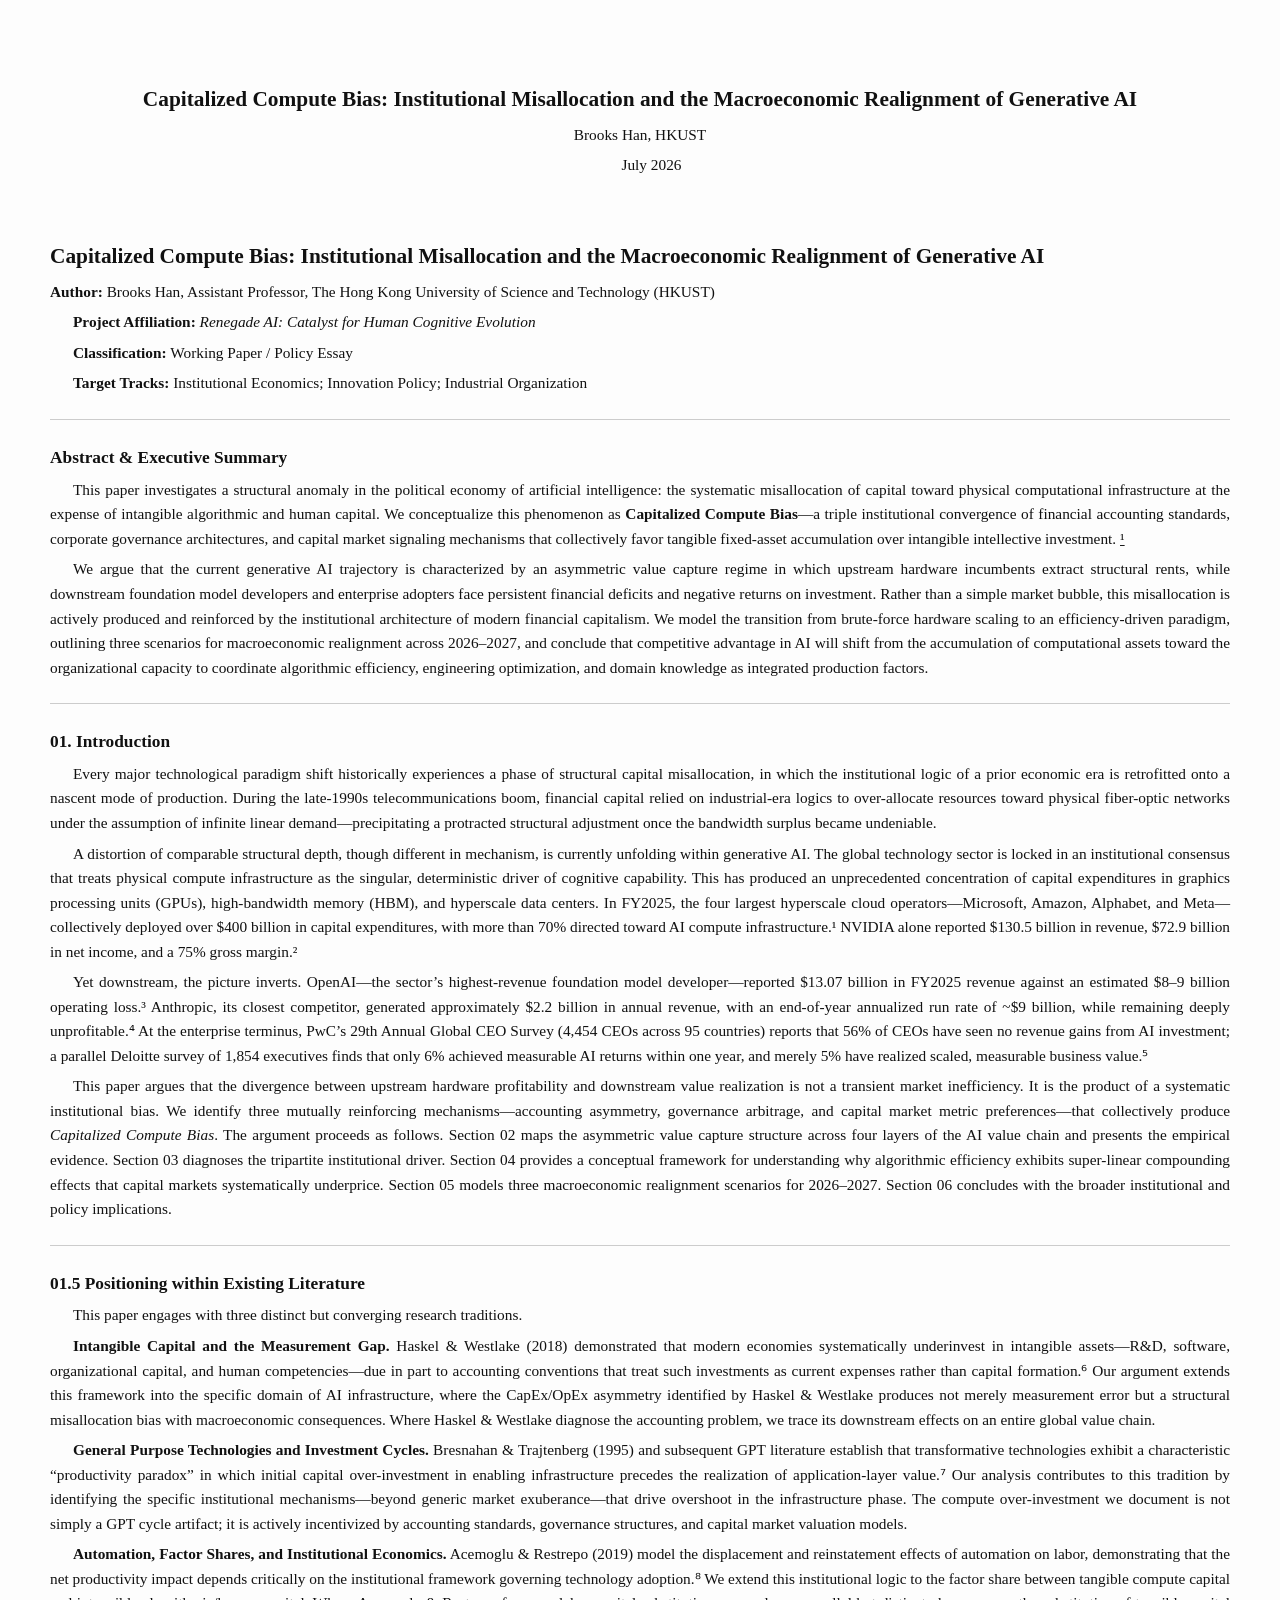
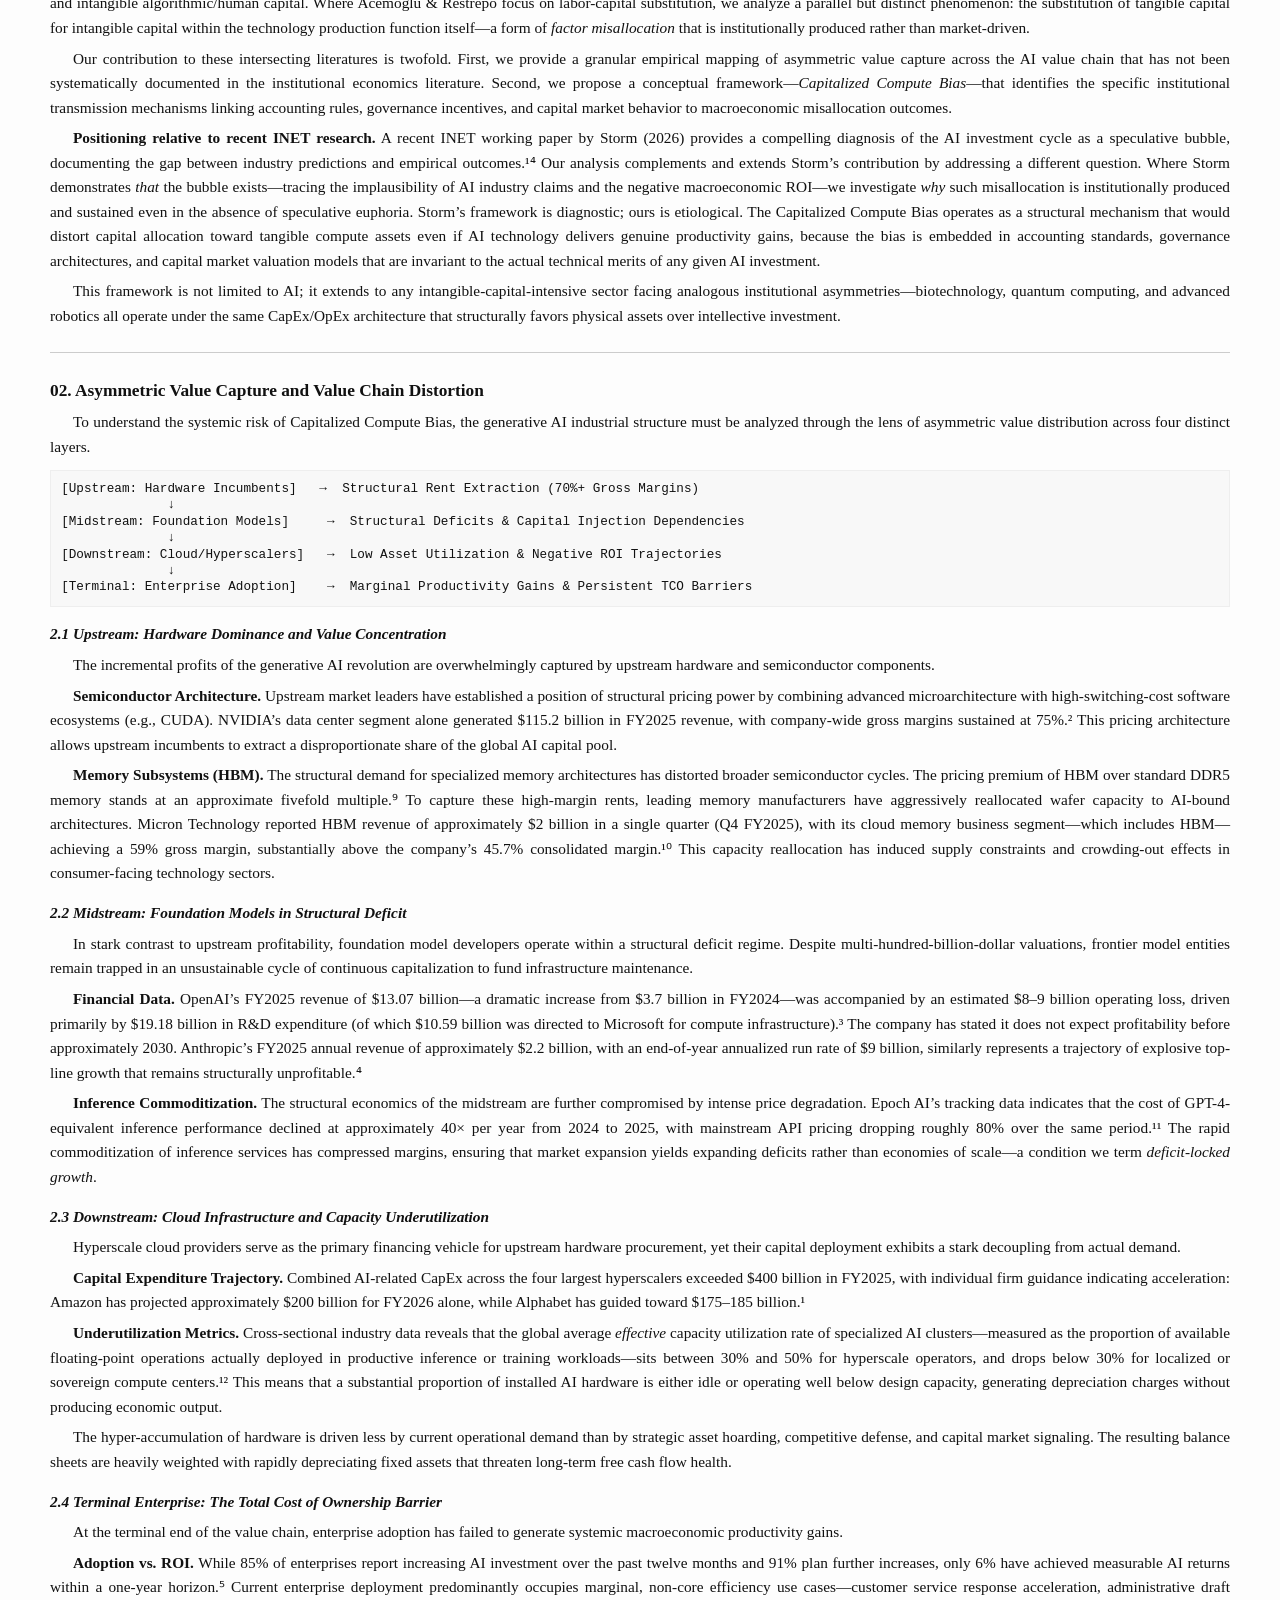
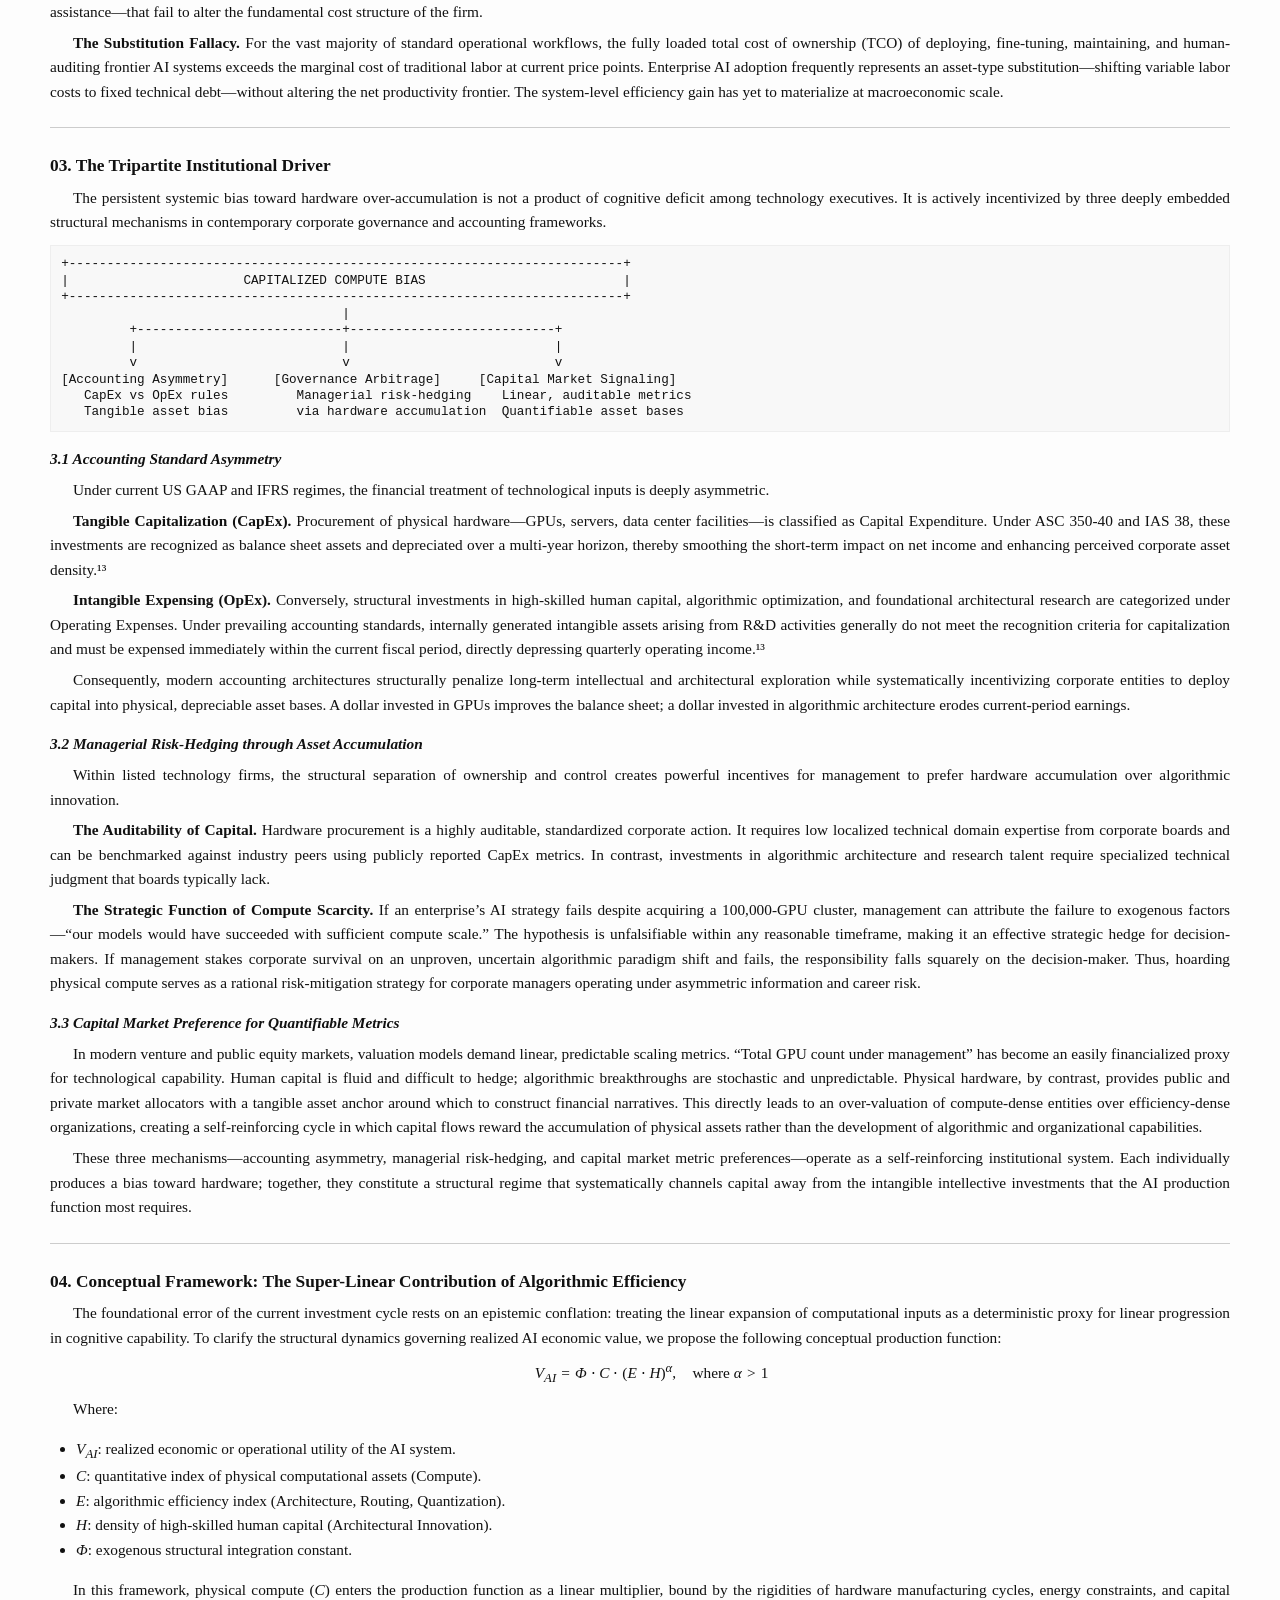
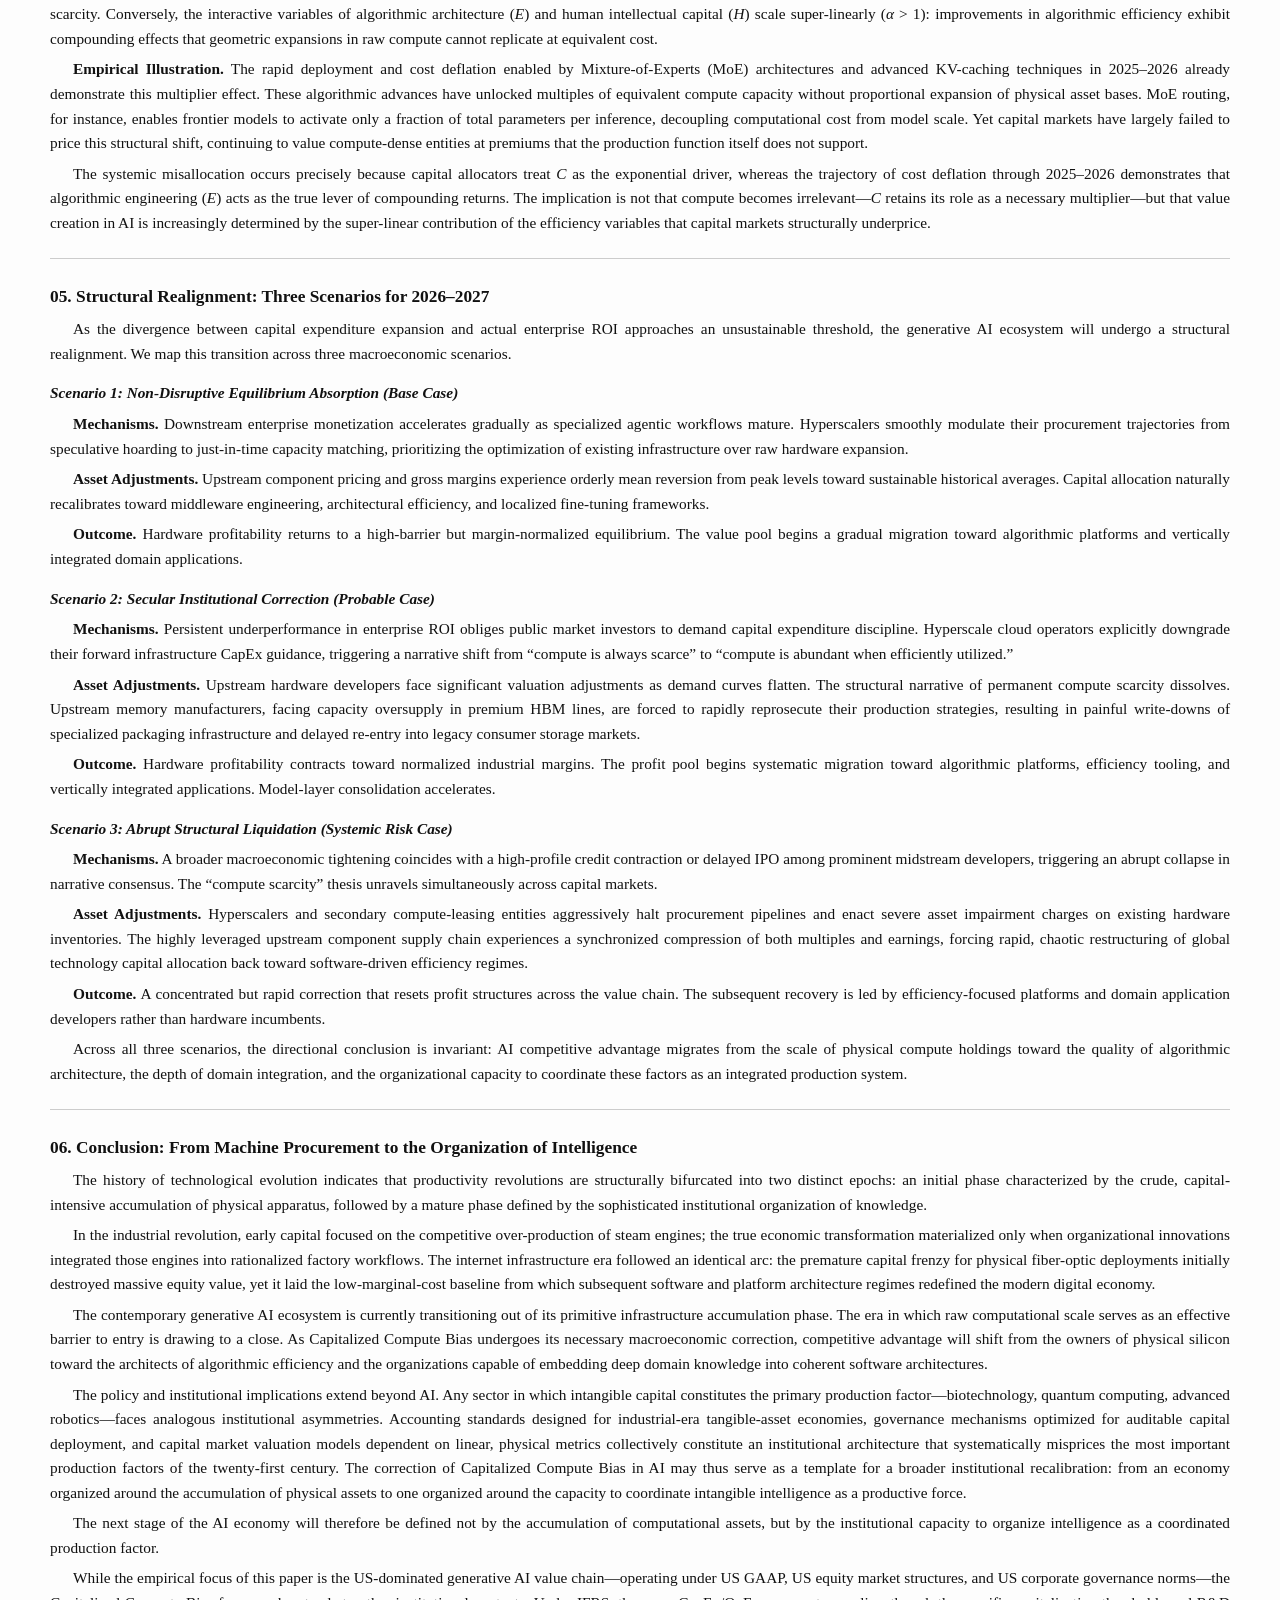
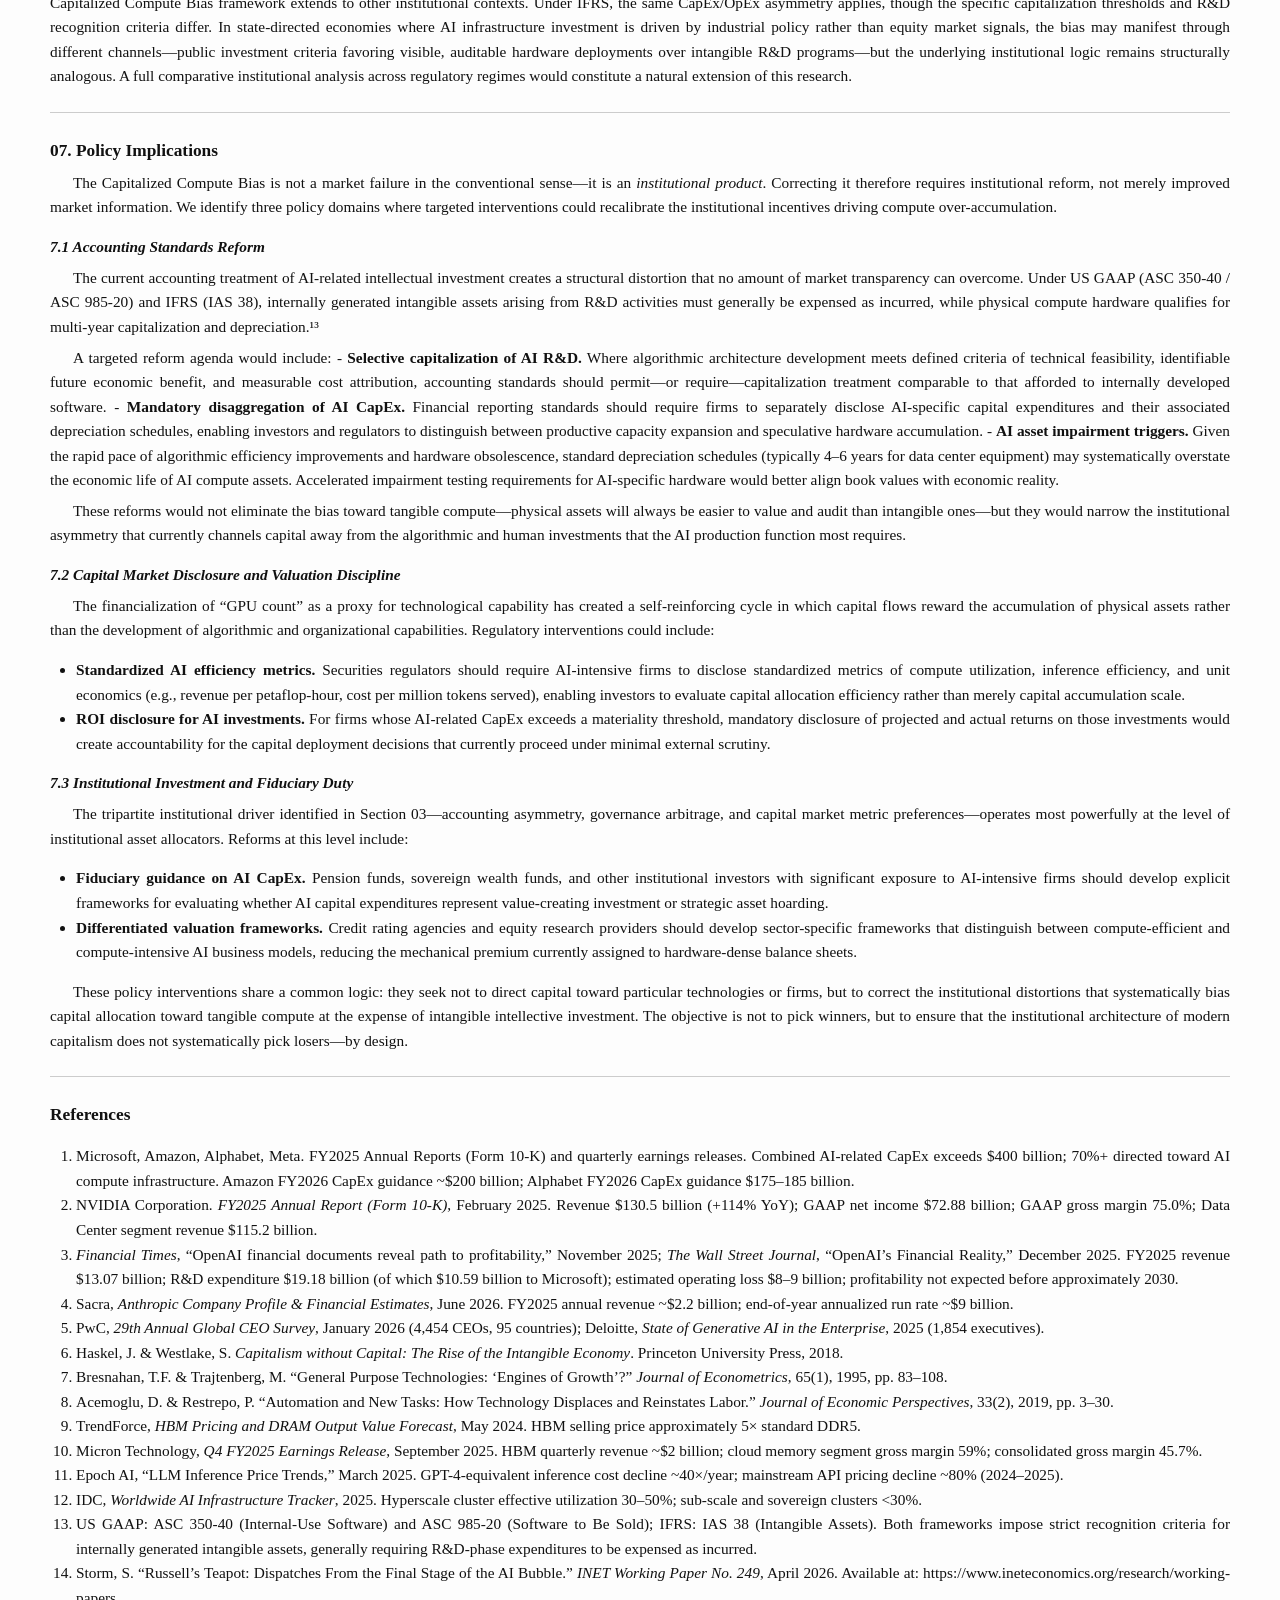
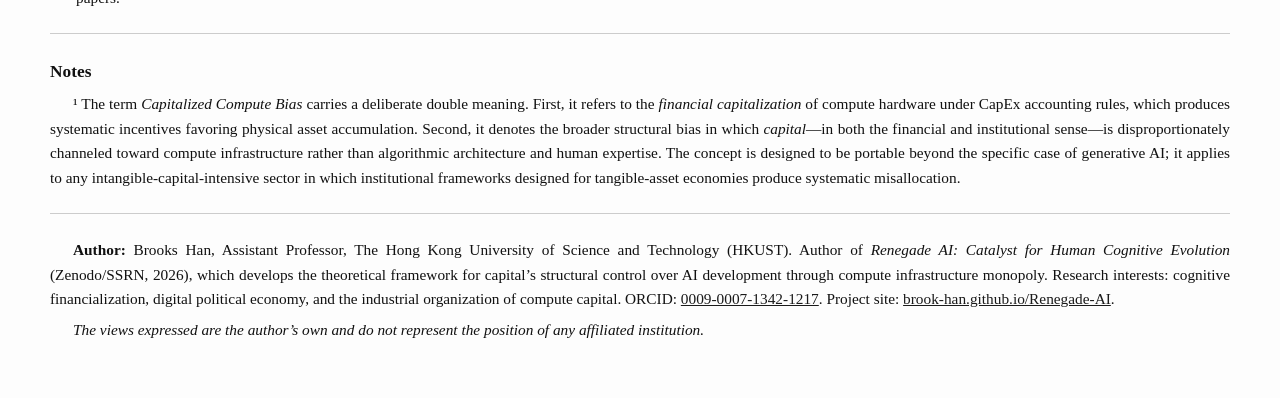
<file: Capitalized_Compute_Bias_INET.html>
<!DOCTYPE html>
<html xmlns="http://www.w3.org/1999/xhtml">
<head>
  <meta charset="utf-8" />
  <meta name="generator" content="pandoc" />
  <meta name="viewport" content="width=device-width, initial-scale=1.0, user-scalable=yes" />
  <meta name="author" content="Brooks Han, HKUST" />
  <title>Capitalized Compute Bias: Institutional Misallocation and the Macroeconomic Realignment of Generative AI</title>
  <style>
    /* Default styles provided by pandoc.
    ** See https://pandoc.org/MANUAL.html#variables-for-html for config info.
    */
    html {
      color: #1a1a1a;
      background-color: #fdfdfd;
    }
    body {
      margin: 0 auto;
      max-width: 36em;
      padding-left: 50px;
      padding-right: 50px;
      padding-top: 50px;
      padding-bottom: 50px;
      hyphens: auto;
      overflow-wrap: break-word;
      text-rendering: optimizeLegibility;
      font-kerning: normal;
    }
    @media (max-width: 600px) {
      body {
        font-size: 0.9em;
        padding: 12px;
      }
      h1 {
        font-size: 1.8em;
      }
    }
    @media print {
      html {
        background-color: white;
      }
      body {
        background-color: transparent;
        color: black;
        font-size: 12pt;
      }
      p, h2, h3 {
        orphans: 3;
        widows: 3;
      }
      h2, h3, h4 {
        page-break-after: avoid;
      }
    }
    p {
      margin: 1em 0;
    }
    a {
      color: #1a1a1a;
    }
    a:visited {
      color: #1a1a1a;
    }
    img {
      max-width: 100%;
    }
    svg {
      height: auto;
      max-width: 100%;
    }
    h1, h2, h3, h4, h5, h6 {
      margin-top: 1.4em;
    }
    h5, h6 {
      font-size: 1em;
      font-style: italic;
    }
    h6 {
      font-weight: normal;
    }
    ol, ul {
      padding-left: 1.7em;
      margin-top: 1em;
    }
    li > ol, li > ul {
      margin-top: 0;
    }
    blockquote {
      margin: 1em 0 1em 1.7em;
      padding-left: 1em;
      border-left: 2px solid #e6e6e6;
      color: #606060;
    }
    code {
      white-space: pre-wrap;
      font-family: Menlo, Monaco, Consolas, 'Lucida Console', monospace;
      font-size: 85%;
      margin: 0;
      hyphens: manual;
    }
    pre {
      margin: 1em 0;
      overflow: auto;
    }
    pre code {
      padding: 0;
      overflow: visible;
      overflow-wrap: normal;
    }
    .sourceCode {
     background-color: transparent;
     overflow: visible;
    }
    hr {
      border: none;
      border-top: 1px solid #1a1a1a;
      height: 1px;
      margin: 1em 0;
    }
    table {
      margin: 1em 0;
      border-collapse: collapse;
      width: 100%;
      overflow-x: auto;
      display: block;
      font-variant-numeric: lining-nums tabular-nums;
    }
    table caption {
      margin-bottom: 0.75em;
    }
    tbody {
      margin-top: 0.5em;
      border-top: 1px solid #1a1a1a;
      border-bottom: 1px solid #1a1a1a;
    }
    th {
      border-top: 1px solid #1a1a1a;
      padding: 0.25em 0.5em 0.25em 0.5em;
    }
    td {
      padding: 0.125em 0.5em 0.25em 0.5em;
    }
    header {
      margin-bottom: 4em;
      text-align: center;
    }
    #TOC li {
      list-style: none;
    }
    #TOC ul {
      padding-left: 1.3em;
    }
    #TOC > ul {
      padding-left: 0;
    }
    #TOC a:not(:hover) {
      text-decoration: none;
    }
    span.smallcaps{font-variant: small-caps;}
    div.columns{display: flex; gap: min(4vw, 1.5em);}
    div.column{flex: auto; overflow-x: auto;}
    div.hanging-indent{margin-left: 1.5em; text-indent: -1.5em;}
    /* The extra [class] is a hack that increases specificity enough to
       override a similar rule in reveal.js */
    ul.task-list[class]{list-style: none;}
    ul.task-list li input[type="checkbox"] {
      font-size: inherit;
      width: 0.8em;
      margin: 0 0.8em 0.2em -1.6em;
      vertical-align: middle;
    }
    .display.math{display: block; text-align: center; margin: 0.5rem auto;}
  </style>
  <style>
    @page { size: letter; margin: 2.5cm 2cm 2.5cm 2cm; }
    body { 
      font-family: "Times New Roman", "STIX Two Text", Georgia, serif; 
      font-size: 11.5pt; line-height: 1.6; color: #111; 
      max-width: 100%; text-align: justify; hyphens: auto;
    }
    h1 { font-size: 16pt; margin-top: 1.5em; margin-bottom: 0.3em; page-break-after: avoid; font-weight: bold; }
    h2 { font-size: 13pt; margin-top: 1.2em; margin-bottom: 0.3em; page-break-after: avoid; font-weight: bold; }
    h3 { font-size: 11.5pt; margin-top: 1em; margin-bottom: 0.2em; font-style: italic; }
    p { margin: 0.4em 0; text-indent: 1.5em; }
    p:first-of-type { text-indent: 0; }
    blockquote { margin: 0.8em 2em; padding: 0.3em 1em; border-left: 2px solid #999; font-size: 10.5pt; color: #444; }
    pre, code { font-family: "Courier New", Courier, monospace; font-size: 9.5pt; }
    pre { background: #f8f8f8; border: 1px solid #eee; padding: 0.8em; margin: 0.8em 0; line-height: 1.3; }
    hr { border: none; border-top: 0.5pt solid #ccc; margin: 1.5em 0; }
    @media print { body { font-size: 11pt; } a { color: #000; } }
  </style>
</head>
<body>
<header id="title-block-header">
<h1 class="title">Capitalized Compute Bias: Institutional Misallocation
and the Macroeconomic Realignment of Generative AI</h1>
<p class="author">Brooks Han, HKUST</p>
<p class="date">July 2026</p>
</header>
<h1
id="capitalized-compute-bias-institutional-misallocation-and-the-macroeconomic-realignment-of-generative-ai">Capitalized
Compute Bias: Institutional Misallocation and the Macroeconomic
Realignment of Generative AI</h1>
<p><strong>Author:</strong> Brooks Han, Assistant Professor, The Hong
Kong University of Science and Technology (HKUST)</p>
<p><strong>Project Affiliation:</strong> <em>Renegade AI: Catalyst for
Human Cognitive Evolution</em></p>
<p><strong>Classification:</strong> Working Paper / Policy Essay</p>
<p><strong>Target Tracks:</strong> Institutional Economics; Innovation
Policy; Industrial Organization</p>
<hr />
<h2 id="abstract-executive-summary">Abstract &amp; Executive
Summary</h2>
<p>This paper investigates a structural anomaly in the political economy
of artificial intelligence: the systematic misallocation of capital
toward physical computational infrastructure at the expense of
intangible algorithmic and human capital. We conceptualize this
phenomenon as <strong>Capitalized Compute Bias</strong>—a triple
institutional convergence of financial accounting standards, corporate
governance architectures, and capital market signaling mechanisms that
collectively favor tangible fixed-asset accumulation over intangible
intellective investment. <a href="#fn-cbb">¹</a></p>
<p>We argue that the current generative AI trajectory is characterized
by an asymmetric value capture regime in which upstream hardware
incumbents extract structural rents, while downstream foundation model
developers and enterprise adopters face persistent financial deficits
and negative returns on investment. Rather than a simple market bubble,
this misallocation is actively produced and reinforced by the
institutional architecture of modern financial capitalism. We model the
transition from brute-force hardware scaling to an efficiency-driven
paradigm, outlining three scenarios for macroeconomic realignment across
2026–2027, and conclude that competitive advantage in AI will shift from
the accumulation of computational assets toward the organizational
capacity to coordinate algorithmic efficiency, engineering optimization,
and domain knowledge as integrated production factors.</p>
<hr />
<h2 id="introduction">01. Introduction</h2>
<p>Every major technological paradigm shift historically experiences a
phase of structural capital misallocation, in which the institutional
logic of a prior economic era is retrofitted onto a nascent mode of
production. During the late-1990s telecommunications boom, financial
capital relied on industrial-era logics to over-allocate resources
toward physical fiber-optic networks under the assumption of infinite
linear demand—precipitating a protracted structural adjustment once the
bandwidth surplus became undeniable.</p>
<p>A distortion of comparable structural depth, though different in
mechanism, is currently unfolding within generative AI. The global
technology sector is locked in an institutional consensus that treats
physical compute infrastructure as the singular, deterministic driver of
cognitive capability. This has produced an unprecedented concentration
of capital expenditures in graphics processing units (GPUs),
high-bandwidth memory (HBM), and hyperscale data centers. In FY2025, the
four largest hyperscale cloud operators—Microsoft, Amazon, Alphabet, and
Meta—collectively deployed over $400 billion in capital expenditures,
with more than 70% directed toward AI compute infrastructure.¹ NVIDIA
alone reported $130.5 billion in revenue, $72.9 billion in net income,
and a 75% gross margin.²</p>
<p>Yet downstream, the picture inverts. OpenAI—the sector’s
highest-revenue foundation model developer—reported $13.07 billion in
FY2025 revenue against an estimated $8–9 billion operating loss.³
Anthropic, its closest competitor, generated approximately $2.2 billion
in annual revenue, with an end-of-year annualized run rate of ~$9
billion, while remaining deeply unprofitable.⁴ At the enterprise
terminus, PwC’s 29th Annual Global CEO Survey (4,454 CEOs across 95
countries) reports that 56% of CEOs have seen no revenue gains from AI
investment; a parallel Deloitte survey of 1,854 executives finds that
only 6% achieved measurable AI returns within one year, and merely 5%
have realized scaled, measurable business value.⁵</p>
<p>This paper argues that the divergence between upstream hardware
profitability and downstream value realization is not a transient market
inefficiency. It is the product of a systematic institutional bias. We
identify three mutually reinforcing mechanisms—accounting asymmetry,
governance arbitrage, and capital market metric preferences—that
collectively produce <em>Capitalized Compute Bias</em>. The argument
proceeds as follows. Section 02 maps the asymmetric value capture
structure across four layers of the AI value chain and presents the
empirical evidence. Section 03 diagnoses the tripartite institutional
driver. Section 04 provides a conceptual framework for understanding why
algorithmic efficiency exhibits super-linear compounding effects that
capital markets systematically underprice. Section 05 models three
macroeconomic realignment scenarios for 2026–2027. Section 06 concludes
with the broader institutional and policy implications.</p>
<hr />
<h2 id="positioning-within-existing-literature">01.5 Positioning within
Existing Literature</h2>
<p>This paper engages with three distinct but converging research
traditions.</p>
<p><strong>Intangible Capital and the Measurement Gap.</strong> Haskel
&amp; Westlake (2018) demonstrated that modern economies systematically
underinvest in intangible assets—R&amp;D, software, organizational
capital, and human competencies—due in part to accounting conventions
that treat such investments as current expenses rather than capital
formation.⁶ Our argument extends this framework into the specific domain
of AI infrastructure, where the CapEx/OpEx asymmetry identified by
Haskel &amp; Westlake produces not merely measurement error but a
structural misallocation bias with macroeconomic consequences. Where
Haskel &amp; Westlake diagnose the accounting problem, we trace its
downstream effects on an entire global value chain.</p>
<p><strong>General Purpose Technologies and Investment Cycles.</strong>
Bresnahan &amp; Trajtenberg (1995) and subsequent GPT literature
establish that transformative technologies exhibit a characteristic
“productivity paradox” in which initial capital over-investment in
enabling infrastructure precedes the realization of application-layer
value.⁷ Our analysis contributes to this tradition by identifying the
specific institutional mechanisms—beyond generic market exuberance—that
drive overshoot in the infrastructure phase. The compute over-investment
we document is not simply a GPT cycle artifact; it is actively
incentivized by accounting standards, governance structures, and capital
market valuation models.</p>
<p><strong>Automation, Factor Shares, and Institutional
Economics.</strong> Acemoglu &amp; Restrepo (2019) model the
displacement and reinstatement effects of automation on labor,
demonstrating that the net productivity impact depends critically on the
institutional framework governing technology adoption.⁸ We extend this
institutional logic to the factor share between tangible compute capital
and intangible algorithmic/human capital. Where Acemoglu &amp; Restrepo
focus on labor-capital substitution, we analyze a parallel but distinct
phenomenon: the substitution of tangible capital for intangible capital
within the technology production function itself—a form of <em>factor
misallocation</em> that is institutionally produced rather than
market-driven.</p>
<p>Our contribution to these intersecting literatures is twofold. First,
we provide a granular empirical mapping of asymmetric value capture
across the AI value chain that has not been systematically documented in
the institutional economics literature. Second, we propose a conceptual
framework—<em>Capitalized Compute Bias</em>—that identifies the specific
institutional transmission mechanisms linking accounting rules,
governance incentives, and capital market behavior to macroeconomic
misallocation outcomes.</p>
<p><strong>Positioning relative to recent INET research.</strong> A
recent INET working paper by Storm (2026) provides a compelling
diagnosis of the AI investment cycle as a speculative bubble,
documenting the gap between industry predictions and empirical
outcomes.¹⁴ Our analysis complements and extends Storm’s contribution by
addressing a different question. Where Storm demonstrates <em>that</em>
the bubble exists—tracing the implausibility of AI industry claims and
the negative macroeconomic ROI—we investigate <em>why</em> such
misallocation is institutionally produced and sustained even in the
absence of speculative euphoria. Storm’s framework is diagnostic; ours
is etiological. The Capitalized Compute Bias operates as a structural
mechanism that would distort capital allocation toward tangible compute
assets even if AI technology delivers genuine productivity gains,
because the bias is embedded in accounting standards, governance
architectures, and capital market valuation models that are invariant to
the actual technical merits of any given AI investment.</p>
<p>This framework is not limited to AI; it extends to any
intangible-capital-intensive sector facing analogous institutional
asymmetries—biotechnology, quantum computing, and advanced robotics all
operate under the same CapEx/OpEx architecture that structurally favors
physical assets over intellective investment.</p>
<hr />
<h2 id="asymmetric-value-capture-and-value-chain-distortion">02.
Asymmetric Value Capture and Value Chain Distortion</h2>
<p>To understand the systemic risk of Capitalized Compute Bias, the
generative AI industrial structure must be analyzed through the lens of
asymmetric value distribution across four distinct layers.</p>
<pre><code>[Upstream: Hardware Incumbents]   →  Structural Rent Extraction (70%+ Gross Margins)
              ↓
[Midstream: Foundation Models]     →  Structural Deficits &amp; Capital Injection Dependencies
              ↓
[Downstream: Cloud/Hyperscalers]   →  Low Asset Utilization &amp; Negative ROI Trajectories
              ↓
[Terminal: Enterprise Adoption]    →  Marginal Productivity Gains &amp; Persistent TCO Barriers</code></pre>
<h3 id="upstream-hardware-dominance-and-value-concentration">2.1
Upstream: Hardware Dominance and Value Concentration</h3>
<p>The incremental profits of the generative AI revolution are
overwhelmingly captured by upstream hardware and semiconductor
components.</p>
<p><strong>Semiconductor Architecture.</strong> Upstream market leaders
have established a position of structural pricing power by combining
advanced microarchitecture with high-switching-cost software ecosystems
(e.g., CUDA). NVIDIA’s data center segment alone generated $115.2
billion in FY2025 revenue, with company-wide gross margins sustained at
75%.² This pricing architecture allows upstream incumbents to extract a
disproportionate share of the global AI capital pool.</p>
<p><strong>Memory Subsystems (HBM).</strong> The structural demand for
specialized memory architectures has distorted broader semiconductor
cycles. The pricing premium of HBM over standard DDR5 memory stands at
an approximate fivefold multiple.⁹ To capture these high-margin rents,
leading memory manufacturers have aggressively reallocated wafer
capacity to AI-bound architectures. Micron Technology reported HBM
revenue of approximately $2 billion in a single quarter (Q4 FY2025),
with its cloud memory business segment—which includes HBM—achieving a
59% gross margin, substantially above the company’s 45.7% consolidated
margin.¹⁰ This capacity reallocation has induced supply constraints and
crowding-out effects in consumer-facing technology sectors.</p>
<h3 id="midstream-foundation-models-in-structural-deficit">2.2
Midstream: Foundation Models in Structural Deficit</h3>
<p>In stark contrast to upstream profitability, foundation model
developers operate within a structural deficit regime. Despite
multi-hundred-billion-dollar valuations, frontier model entities remain
trapped in an unsustainable cycle of continuous capitalization to fund
infrastructure maintenance.</p>
<p><strong>Financial Data.</strong> OpenAI’s FY2025 revenue of $13.07
billion—a dramatic increase from $3.7 billion in FY2024—was accompanied
by an estimated $8–9 billion operating loss, driven primarily by $19.18
billion in R&amp;D expenditure (of which $10.59 billion was directed to
Microsoft for compute infrastructure).³ The company has stated it does
not expect profitability before approximately 2030. Anthropic’s FY2025
annual revenue of approximately $2.2 billion, with an end-of-year
annualized run rate of $9 billion, similarly represents a trajectory of
explosive top-line growth that remains structurally unprofitable.⁴</p>
<p><strong>Inference Commoditization.</strong> The structural economics
of the midstream are further compromised by intense price degradation.
Epoch AI’s tracking data indicates that the cost of GPT-4-equivalent
inference performance declined at approximately 40× per year from 2024
to 2025, with mainstream API pricing dropping roughly 80% over the same
period.¹¹ The rapid commoditization of inference services has compressed
margins, ensuring that market expansion yields expanding deficits rather
than economies of scale—a condition we term <em>deficit-locked
growth</em>.</p>
<h3
id="downstream-cloud-infrastructure-and-capacity-underutilization">2.3
Downstream: Cloud Infrastructure and Capacity Underutilization</h3>
<p>Hyperscale cloud providers serve as the primary financing vehicle for
upstream hardware procurement, yet their capital deployment exhibits a
stark decoupling from actual demand.</p>
<p><strong>Capital Expenditure Trajectory.</strong> Combined AI-related
CapEx across the four largest hyperscalers exceeded $400 billion in
FY2025, with individual firm guidance indicating acceleration: Amazon
has projected approximately $200 billion for FY2026 alone, while
Alphabet has guided toward $175–185 billion.¹</p>
<p><strong>Underutilization Metrics.</strong> Cross-sectional industry
data reveals that the global average <em>effective</em> capacity
utilization rate of specialized AI clusters—measured as the proportion
of available floating-point operations actually deployed in productive
inference or training workloads—sits between 30% and 50% for hyperscale
operators, and drops below 30% for localized or sovereign compute
centers.¹² This means that a substantial proportion of installed AI
hardware is either idle or operating well below design capacity,
generating depreciation charges without producing economic output.</p>
<p>The hyper-accumulation of hardware is driven less by current
operational demand than by strategic asset hoarding, competitive
defense, and capital market signaling. The resulting balance sheets are
heavily weighted with rapidly depreciating fixed assets that threaten
long-term free cash flow health.</p>
<h3 id="terminal-enterprise-the-total-cost-of-ownership-barrier">2.4
Terminal Enterprise: The Total Cost of Ownership Barrier</h3>
<p>At the terminal end of the value chain, enterprise adoption has
failed to generate systemic macroeconomic productivity gains.</p>
<p><strong>Adoption vs. ROI.</strong> While 85% of enterprises report
increasing AI investment over the past twelve months and 91% plan
further increases, only 6% have achieved measurable AI returns within a
one-year horizon.⁵ Current enterprise deployment predominantly occupies
marginal, non-core efficiency use cases—customer service response
acceleration, administrative draft assistance—that fail to alter the
fundamental cost structure of the firm.</p>
<p><strong>The Substitution Fallacy.</strong> For the vast majority of
standard operational workflows, the fully loaded total cost of ownership
(TCO) of deploying, fine-tuning, maintaining, and human-auditing
frontier AI systems exceeds the marginal cost of traditional labor at
current price points. Enterprise AI adoption frequently represents an
asset-type substitution—shifting variable labor costs to fixed technical
debt—without altering the net productivity frontier. The system-level
efficiency gain has yet to materialize at macroeconomic scale.</p>
<hr />
<h2 id="the-tripartite-institutional-driver">03. The Tripartite
Institutional Driver</h2>
<p>The persistent systemic bias toward hardware over-accumulation is not
a product of cognitive deficit among technology executives. It is
actively incentivized by three deeply embedded structural mechanisms in
contemporary corporate governance and accounting frameworks.</p>
<pre><code>+-------------------------------------------------------------------------+
|                       CAPITALIZED COMPUTE BIAS                          |
+-------------------------------------------------------------------------+
                                     |
         +---------------------------+---------------------------+
         |                           |                           |
         v                           v                           v
[Accounting Asymmetry]      [Governance Arbitrage]     [Capital Market Signaling]
   CapEx vs OpEx rules         Managerial risk-hedging    Linear, auditable metrics
   Tangible asset bias         via hardware accumulation  Quantifiable asset bases</code></pre>
<h3 id="accounting-standard-asymmetry">3.1 Accounting Standard
Asymmetry</h3>
<p>Under current US GAAP and IFRS regimes, the financial treatment of
technological inputs is deeply asymmetric.</p>
<p><strong>Tangible Capitalization (CapEx).</strong> Procurement of
physical hardware—GPUs, servers, data center facilities—is classified as
Capital Expenditure. Under ASC 350-40 and IAS 38, these investments are
recognized as balance sheet assets and depreciated over a multi-year
horizon, thereby smoothing the short-term impact on net income and
enhancing perceived corporate asset density.¹³</p>
<p><strong>Intangible Expensing (OpEx).</strong> Conversely, structural
investments in high-skilled human capital, algorithmic optimization, and
foundational architectural research are categorized under Operating
Expenses. Under prevailing accounting standards, internally generated
intangible assets arising from R&amp;D activities generally do not meet
the recognition criteria for capitalization and must be expensed
immediately within the current fiscal period, directly depressing
quarterly operating income.¹³</p>
<p>Consequently, modern accounting architectures structurally penalize
long-term intellectual and architectural exploration while
systematically incentivizing corporate entities to deploy capital into
physical, depreciable asset bases. A dollar invested in GPUs improves
the balance sheet; a dollar invested in algorithmic architecture erodes
current-period earnings.</p>
<h3 id="managerial-risk-hedging-through-asset-accumulation">3.2
Managerial Risk-Hedging through Asset Accumulation</h3>
<p>Within listed technology firms, the structural separation of
ownership and control creates powerful incentives for management to
prefer hardware accumulation over algorithmic innovation.</p>
<p><strong>The Auditability of Capital.</strong> Hardware procurement is
a highly auditable, standardized corporate action. It requires low
localized technical domain expertise from corporate boards and can be
benchmarked against industry peers using publicly reported CapEx
metrics. In contrast, investments in algorithmic architecture and
research talent require specialized technical judgment that boards
typically lack.</p>
<p><strong>The Strategic Function of Compute Scarcity.</strong> If an
enterprise’s AI strategy fails despite acquiring a 100,000-GPU cluster,
management can attribute the failure to exogenous factors—“our models
would have succeeded with sufficient compute scale.” The hypothesis is
unfalsifiable within any reasonable timeframe, making it an effective
strategic hedge for decision-makers. If management stakes corporate
survival on an unproven, uncertain algorithmic paradigm shift and fails,
the responsibility falls squarely on the decision-maker. Thus, hoarding
physical compute serves as a rational risk-mitigation strategy for
corporate managers operating under asymmetric information and career
risk.</p>
<h3 id="capital-market-preference-for-quantifiable-metrics">3.3 Capital
Market Preference for Quantifiable Metrics</h3>
<p>In modern venture and public equity markets, valuation models demand
linear, predictable scaling metrics. “Total GPU count under management”
has become an easily financialized proxy for technological capability.
Human capital is fluid and difficult to hedge; algorithmic breakthroughs
are stochastic and unpredictable. Physical hardware, by contrast,
provides public and private market allocators with a tangible asset
anchor around which to construct financial narratives. This directly
leads to an over-valuation of compute-dense entities over
efficiency-dense organizations, creating a self-reinforcing cycle in
which capital flows reward the accumulation of physical assets rather
than the development of algorithmic and organizational capabilities.</p>
<p>These three mechanisms—accounting asymmetry, managerial risk-hedging,
and capital market metric preferences—operate as a self-reinforcing
institutional system. Each individually produces a bias toward hardware;
together, they constitute a structural regime that systematically
channels capital away from the intangible intellective investments that
the AI production function most requires.</p>
<hr />
<h2
id="conceptual-framework-the-super-linear-contribution-of-algorithmic-efficiency">04.
Conceptual Framework: The Super-Linear Contribution of Algorithmic
Efficiency</h2>
<p>The foundational error of the current investment cycle rests on an
epistemic conflation: treating the linear expansion of computational
inputs as a deterministic proxy for linear progression in cognitive
capability. To clarify the structural dynamics governing realized AI
economic value, we propose the following conceptual production
function:</p>
<p><span
class="math display"><em>V</em><sub><em>A</em><em>I</em></sub> = <em>Φ</em> ⋅ <em>C</em> ⋅ (<em>E</em> ⋅ <em>H</em>)<sup><em>α</em></sup>,  where
<em>α</em> &gt; 1</span></p>
<p>Where:</p>
<ul>
<li><span
class="math inline"><em>V</em><sub><em>A</em><em>I</em></sub></span>:
realized economic or operational utility of the AI system.</li>
<li><span class="math inline"><em>C</em></span>: quantitative index of
physical computational assets (Compute).</li>
<li><span class="math inline"><em>E</em></span>: algorithmic efficiency
index (Architecture, Routing, Quantization).</li>
<li><span class="math inline"><em>H</em></span>: density of high-skilled
human capital (Architectural Innovation).</li>
<li><span class="math inline"><em>Φ</em></span>: exogenous structural
integration constant.</li>
</ul>
<p>In this framework, physical compute (<span
class="math inline"><em>C</em></span>) enters the production function as
a linear multiplier, bound by the rigidities of hardware manufacturing
cycles, energy constraints, and capital scarcity. Conversely, the
interactive variables of algorithmic architecture (<span
class="math inline"><em>E</em></span>) and human intellectual capital
(<span class="math inline"><em>H</em></span>) scale super-linearly
(<span class="math inline"><em>α</em> &gt; 1</span>): improvements in
algorithmic efficiency exhibit compounding effects that geometric
expansions in raw compute cannot replicate at equivalent cost.</p>
<p><strong>Empirical Illustration.</strong> The rapid deployment and
cost deflation enabled by Mixture-of-Experts (MoE) architectures and
advanced KV-caching techniques in 2025–2026 already demonstrate this
multiplier effect. These algorithmic advances have unlocked multiples of
equivalent compute capacity without proportional expansion of physical
asset bases. MoE routing, for instance, enables frontier models to
activate only a fraction of total parameters per inference, decoupling
computational cost from model scale. Yet capital markets have largely
failed to price this structural shift, continuing to value compute-dense
entities at premiums that the production function itself does not
support.</p>
<p>The systemic misallocation occurs precisely because capital
allocators treat <span class="math inline"><em>C</em></span> as the
exponential driver, whereas the trajectory of cost deflation through
2025–2026 demonstrates that algorithmic engineering (<span
class="math inline"><em>E</em></span>) acts as the true lever of
compounding returns. The implication is not that compute becomes
irrelevant—<span class="math inline"><em>C</em></span> retains its role
as a necessary multiplier—but that value creation in AI is increasingly
determined by the super-linear contribution of the efficiency variables
that capital markets structurally underprice.</p>
<hr />
<h2 id="structural-realignment-three-scenarios-for-20262027">05.
Structural Realignment: Three Scenarios for 2026–2027</h2>
<p>As the divergence between capital expenditure expansion and actual
enterprise ROI approaches an unsustainable threshold, the generative AI
ecosystem will undergo a structural realignment. We map this transition
across three macroeconomic scenarios.</p>
<h3
id="scenario-1-non-disruptive-equilibrium-absorption-base-case">Scenario
1: Non-Disruptive Equilibrium Absorption (Base Case)</h3>
<p><strong>Mechanisms.</strong> Downstream enterprise monetization
accelerates gradually as specialized agentic workflows mature.
Hyperscalers smoothly modulate their procurement trajectories from
speculative hoarding to just-in-time capacity matching, prioritizing the
optimization of existing infrastructure over raw hardware expansion.</p>
<p><strong>Asset Adjustments.</strong> Upstream component pricing and
gross margins experience orderly mean reversion from peak levels toward
sustainable historical averages. Capital allocation naturally
recalibrates toward middleware engineering, architectural efficiency,
and localized fine-tuning frameworks.</p>
<p><strong>Outcome.</strong> Hardware profitability returns to a
high-barrier but margin-normalized equilibrium. The value pool begins a
gradual migration toward algorithmic platforms and vertically integrated
domain applications.</p>
<h3
id="scenario-2-secular-institutional-correction-probable-case">Scenario
2: Secular Institutional Correction (Probable Case)</h3>
<p><strong>Mechanisms.</strong> Persistent underperformance in
enterprise ROI obliges public market investors to demand capital
expenditure discipline. Hyperscale cloud operators explicitly downgrade
their forward infrastructure CapEx guidance, triggering a narrative
shift from “compute is always scarce” to “compute is abundant when
efficiently utilized.”</p>
<p><strong>Asset Adjustments.</strong> Upstream hardware developers face
significant valuation adjustments as demand curves flatten. The
structural narrative of permanent compute scarcity dissolves. Upstream
memory manufacturers, facing capacity oversupply in premium HBM lines,
are forced to rapidly reprosecute their production strategies, resulting
in painful write-downs of specialized packaging infrastructure and
delayed re-entry into legacy consumer storage markets.</p>
<p><strong>Outcome.</strong> Hardware profitability contracts toward
normalized industrial margins. The profit pool begins systematic
migration toward algorithmic platforms, efficiency tooling, and
vertically integrated applications. Model-layer consolidation
accelerates.</p>
<h3
id="scenario-3-abrupt-structural-liquidation-systemic-risk-case">Scenario
3: Abrupt Structural Liquidation (Systemic Risk Case)</h3>
<p><strong>Mechanisms.</strong> A broader macroeconomic tightening
coincides with a high-profile credit contraction or delayed IPO among
prominent midstream developers, triggering an abrupt collapse in
narrative consensus. The “compute scarcity” thesis unravels
simultaneously across capital markets.</p>
<p><strong>Asset Adjustments.</strong> Hyperscalers and secondary
compute-leasing entities aggressively halt procurement pipelines and
enact severe asset impairment charges on existing hardware inventories.
The highly leveraged upstream component supply chain experiences a
synchronized compression of both multiples and earnings, forcing rapid,
chaotic restructuring of global technology capital allocation back
toward software-driven efficiency regimes.</p>
<p><strong>Outcome.</strong> A concentrated but rapid correction that
resets profit structures across the value chain. The subsequent recovery
is led by efficiency-focused platforms and domain application developers
rather than hardware incumbents.</p>
<p>Across all three scenarios, the directional conclusion is invariant:
AI competitive advantage migrates from the scale of physical compute
holdings toward the quality of algorithmic architecture, the depth of
domain integration, and the organizational capacity to coordinate these
factors as an integrated production system.</p>
<hr />
<h2
id="conclusion-from-machine-procurement-to-the-organization-of-intelligence">06.
Conclusion: From Machine Procurement to the Organization of
Intelligence</h2>
<p>The history of technological evolution indicates that productivity
revolutions are structurally bifurcated into two distinct epochs: an
initial phase characterized by the crude, capital-intensive accumulation
of physical apparatus, followed by a mature phase defined by the
sophisticated institutional organization of knowledge.</p>
<p>In the industrial revolution, early capital focused on the
competitive over-production of steam engines; the true economic
transformation materialized only when organizational innovations
integrated those engines into rationalized factory workflows. The
internet infrastructure era followed an identical arc: the premature
capital frenzy for physical fiber-optic deployments initially destroyed
massive equity value, yet it laid the low-marginal-cost baseline from
which subsequent software and platform architecture regimes redefined
the modern digital economy.</p>
<p>The contemporary generative AI ecosystem is currently transitioning
out of its primitive infrastructure accumulation phase. The era in which
raw computational scale serves as an effective barrier to entry is
drawing to a close. As Capitalized Compute Bias undergoes its necessary
macroeconomic correction, competitive advantage will shift from the
owners of physical silicon toward the architects of algorithmic
efficiency and the organizations capable of embedding deep domain
knowledge into coherent software architectures.</p>
<p>The policy and institutional implications extend beyond AI. Any
sector in which intangible capital constitutes the primary production
factor—biotechnology, quantum computing, advanced robotics—faces
analogous institutional asymmetries. Accounting standards designed for
industrial-era tangible-asset economies, governance mechanisms optimized
for auditable capital deployment, and capital market valuation models
dependent on linear, physical metrics collectively constitute an
institutional architecture that systematically misprices the most
important production factors of the twenty-first century. The correction
of Capitalized Compute Bias in AI may thus serve as a template for a
broader institutional recalibration: from an economy organized around
the accumulation of physical assets to one organized around the capacity
to coordinate intangible intelligence as a productive force.</p>
<p>The next stage of the AI economy will therefore be defined not by the
accumulation of computational assets, but by the institutional capacity
to organize intelligence as a coordinated production factor.</p>
<p>While the empirical focus of this paper is the US-dominated
generative AI value chain—operating under US GAAP, US equity market
structures, and US corporate governance norms—the Capitalized Compute
Bias framework extends to other institutional contexts. Under IFRS, the
same CapEx/OpEx asymmetry applies, though the specific capitalization
thresholds and R&amp;D recognition criteria differ. In state-directed
economies where AI infrastructure investment is driven by industrial
policy rather than equity market signals, the bias may manifest through
different channels—public investment criteria favoring visible,
auditable hardware deployments over intangible R&amp;D programs—but the
underlying institutional logic remains structurally analogous. A full
comparative institutional analysis across regulatory regimes would
constitute a natural extension of this research.</p>
<hr />
<h2 id="policy-implications">07. Policy Implications</h2>
<p>The Capitalized Compute Bias is not a market failure in the
conventional sense—it is an <em>institutional product</em>. Correcting
it therefore requires institutional reform, not merely improved market
information. We identify three policy domains where targeted
interventions could recalibrate the institutional incentives driving
compute over-accumulation.</p>
<h3 id="accounting-standards-reform">7.1 Accounting Standards
Reform</h3>
<p>The current accounting treatment of AI-related intellectual
investment creates a structural distortion that no amount of market
transparency can overcome. Under US GAAP (ASC 350-40 / ASC 985-20) and
IFRS (IAS 38), internally generated intangible assets arising from
R&amp;D activities must generally be expensed as incurred, while
physical compute hardware qualifies for multi-year capitalization and
depreciation.¹³</p>
<p>A targeted reform agenda would include: - <strong>Selective
capitalization of AI R&amp;D.</strong> Where algorithmic architecture
development meets defined criteria of technical feasibility,
identifiable future economic benefit, and measurable cost attribution,
accounting standards should permit—or require—capitalization treatment
comparable to that afforded to internally developed software. -
<strong>Mandatory disaggregation of AI CapEx.</strong> Financial
reporting standards should require firms to separately disclose
AI-specific capital expenditures and their associated depreciation
schedules, enabling investors and regulators to distinguish between
productive capacity expansion and speculative hardware accumulation. -
<strong>AI asset impairment triggers.</strong> Given the rapid pace of
algorithmic efficiency improvements and hardware obsolescence, standard
depreciation schedules (typically 4–6 years for data center equipment)
may systematically overstate the economic life of AI compute assets.
Accelerated impairment testing requirements for AI-specific hardware
would better align book values with economic reality.</p>
<p>These reforms would not eliminate the bias toward tangible
compute—physical assets will always be easier to value and audit than
intangible ones—but they would narrow the institutional asymmetry that
currently channels capital away from the algorithmic and human
investments that the AI production function most requires.</p>
<h3 id="capital-market-disclosure-and-valuation-discipline">7.2 Capital
Market Disclosure and Valuation Discipline</h3>
<p>The financialization of “GPU count” as a proxy for technological
capability has created a self-reinforcing cycle in which capital flows
reward the accumulation of physical assets rather than the development
of algorithmic and organizational capabilities. Regulatory interventions
could include:</p>
<ul>
<li><strong>Standardized AI efficiency metrics.</strong> Securities
regulators should require AI-intensive firms to disclose standardized
metrics of compute utilization, inference efficiency, and unit economics
(e.g., revenue per petaflop-hour, cost per million tokens served),
enabling investors to evaluate capital allocation efficiency rather than
merely capital accumulation scale.</li>
<li><strong>ROI disclosure for AI investments.</strong> For firms whose
AI-related CapEx exceeds a materiality threshold, mandatory disclosure
of projected and actual returns on those investments would create
accountability for the capital deployment decisions that currently
proceed under minimal external scrutiny.</li>
</ul>
<h3 id="institutional-investment-and-fiduciary-duty">7.3 Institutional
Investment and Fiduciary Duty</h3>
<p>The tripartite institutional driver identified in Section
03—accounting asymmetry, governance arbitrage, and capital market metric
preferences—operates most powerfully at the level of institutional asset
allocators. Reforms at this level include:</p>
<ul>
<li><strong>Fiduciary guidance on AI CapEx.</strong> Pension funds,
sovereign wealth funds, and other institutional investors with
significant exposure to AI-intensive firms should develop explicit
frameworks for evaluating whether AI capital expenditures represent
value-creating investment or strategic asset hoarding.</li>
<li><strong>Differentiated valuation frameworks.</strong> Credit rating
agencies and equity research providers should develop sector-specific
frameworks that distinguish between compute-efficient and
compute-intensive AI business models, reducing the mechanical premium
currently assigned to hardware-dense balance sheets.</li>
</ul>
<p>These policy interventions share a common logic: they seek not to
direct capital toward particular technologies or firms, but to correct
the institutional distortions that systematically bias capital
allocation toward tangible compute at the expense of intangible
intellective investment. The objective is not to pick winners, but to
ensure that the institutional architecture of modern capitalism does not
systematically pick losers—by design.</p>
<hr />
<h2 id="references">References</h2>
<ol type="1">
<li>Microsoft, Amazon, Alphabet, Meta. FY2025 Annual Reports (Form 10-K)
and quarterly earnings releases. Combined AI-related CapEx exceeds $400
billion; 70%+ directed toward AI compute infrastructure. Amazon FY2026
CapEx guidance ~$200 billion; Alphabet FY2026 CapEx guidance $175–185
billion.</li>
<li>NVIDIA Corporation. <em>FY2025 Annual Report (Form 10-K)</em>,
February 2025. Revenue $130.5 billion (+114% YoY); GAAP net income
$72.88 billion; GAAP gross margin 75.0%; Data Center segment revenue
$115.2 billion.</li>
<li><em>Financial Times</em>, “OpenAI financial documents reveal path to
profitability,” November 2025; <em>The Wall Street Journal</em>,
“OpenAI’s Financial Reality,” December 2025. FY2025 revenue $13.07
billion; R&amp;D expenditure $19.18 billion (of which $10.59 billion to
Microsoft); estimated operating loss $8–9 billion; profitability not
expected before approximately 2030.</li>
<li>Sacra, <em>Anthropic Company Profile &amp; Financial Estimates</em>,
June 2026. FY2025 annual revenue ~$2.2 billion; end-of-year annualized
run rate ~$9 billion.</li>
<li>PwC, <em>29th Annual Global CEO Survey</em>, January 2026 (4,454
CEOs, 95 countries); Deloitte, <em>State of Generative AI in the
Enterprise</em>, 2025 (1,854 executives).</li>
<li>Haskel, J. &amp; Westlake, S. <em>Capitalism without Capital: The
Rise of the Intangible Economy</em>. Princeton University Press,
2018.</li>
<li>Bresnahan, T.F. &amp; Trajtenberg, M. “General Purpose Technologies:
‘Engines of Growth’?” <em>Journal of Econometrics</em>, 65(1), 1995,
pp. 83–108.</li>
<li>Acemoglu, D. &amp; Restrepo, P. “Automation and New Tasks: How
Technology Displaces and Reinstates Labor.” <em>Journal of Economic
Perspectives</em>, 33(2), 2019, pp. 3–30.</li>
<li>TrendForce, <em>HBM Pricing and DRAM Output Value Forecast</em>, May
2024. HBM selling price approximately 5× standard DDR5.</li>
<li>Micron Technology, <em>Q4 FY2025 Earnings Release</em>, September
2025. HBM quarterly revenue ~$2 billion; cloud memory segment gross
margin 59%; consolidated gross margin 45.7%.</li>
<li>Epoch AI, “LLM Inference Price Trends,” March 2025. GPT-4-equivalent
inference cost decline ~40×/year; mainstream API pricing decline ~80%
(2024–2025).</li>
<li>IDC, <em>Worldwide AI Infrastructure Tracker</em>, 2025. Hyperscale
cluster effective utilization 30–50%; sub-scale and sovereign clusters
&lt;30%.</li>
<li>US GAAP: ASC 350-40 (Internal-Use Software) and ASC 985-20 (Software
to Be Sold); IFRS: IAS 38 (Intangible Assets). Both frameworks impose
strict recognition criteria for internally generated intangible assets,
generally requiring R&amp;D-phase expenditures to be expensed as
incurred.</li>
<li>Storm, S. “Russell’s Teapot: Dispatches From the Final Stage of the
AI Bubble.” <em>INET Working Paper No. 249</em>, April 2026. Available
at: https://www.ineteconomics.org/research/working-papers.</li>
</ol>
<hr />
<h2 id="notes">Notes</h2>
<p><a id="fn-cbb"></a>¹ The term <em>Capitalized Compute Bias</em>
carries a deliberate double meaning. First, it refers to the
<em>financial capitalization</em> of compute hardware under CapEx
accounting rules, which produces systematic incentives favoring physical
asset accumulation. Second, it denotes the broader structural bias in
which <em>capital</em>—in both the financial and institutional sense—is
disproportionately channeled toward compute infrastructure rather than
algorithmic architecture and human expertise. The concept is designed to
be portable beyond the specific case of generative AI; it applies to any
intangible-capital-intensive sector in which institutional frameworks
designed for tangible-asset economies produce systematic
misallocation.</p>
<hr />
<p><strong>Author:</strong> Brooks Han, Assistant Professor, The Hong
Kong University of Science and Technology (HKUST). Author of
<em>Renegade AI: Catalyst for Human Cognitive Evolution</em>
(Zenodo/SSRN, 2026), which develops the theoretical framework for
capital’s structural control over AI development through compute
infrastructure monopoly. Research interests: cognitive financialization,
digital political economy, and the industrial organization of compute
capital. ORCID: <a
href="https://orcid.org/0009-0007-1342-1217">0009-0007-1342-1217</a>.
Project site: <a
href="https://brook-han.github.io/Renegade-AI">brook-han.github.io/Renegade-AI</a>.</p>
<p><em>The views expressed are the author’s own and do not represent the
position of any affiliated institution.</em></p>
</body>
</html>
</file>
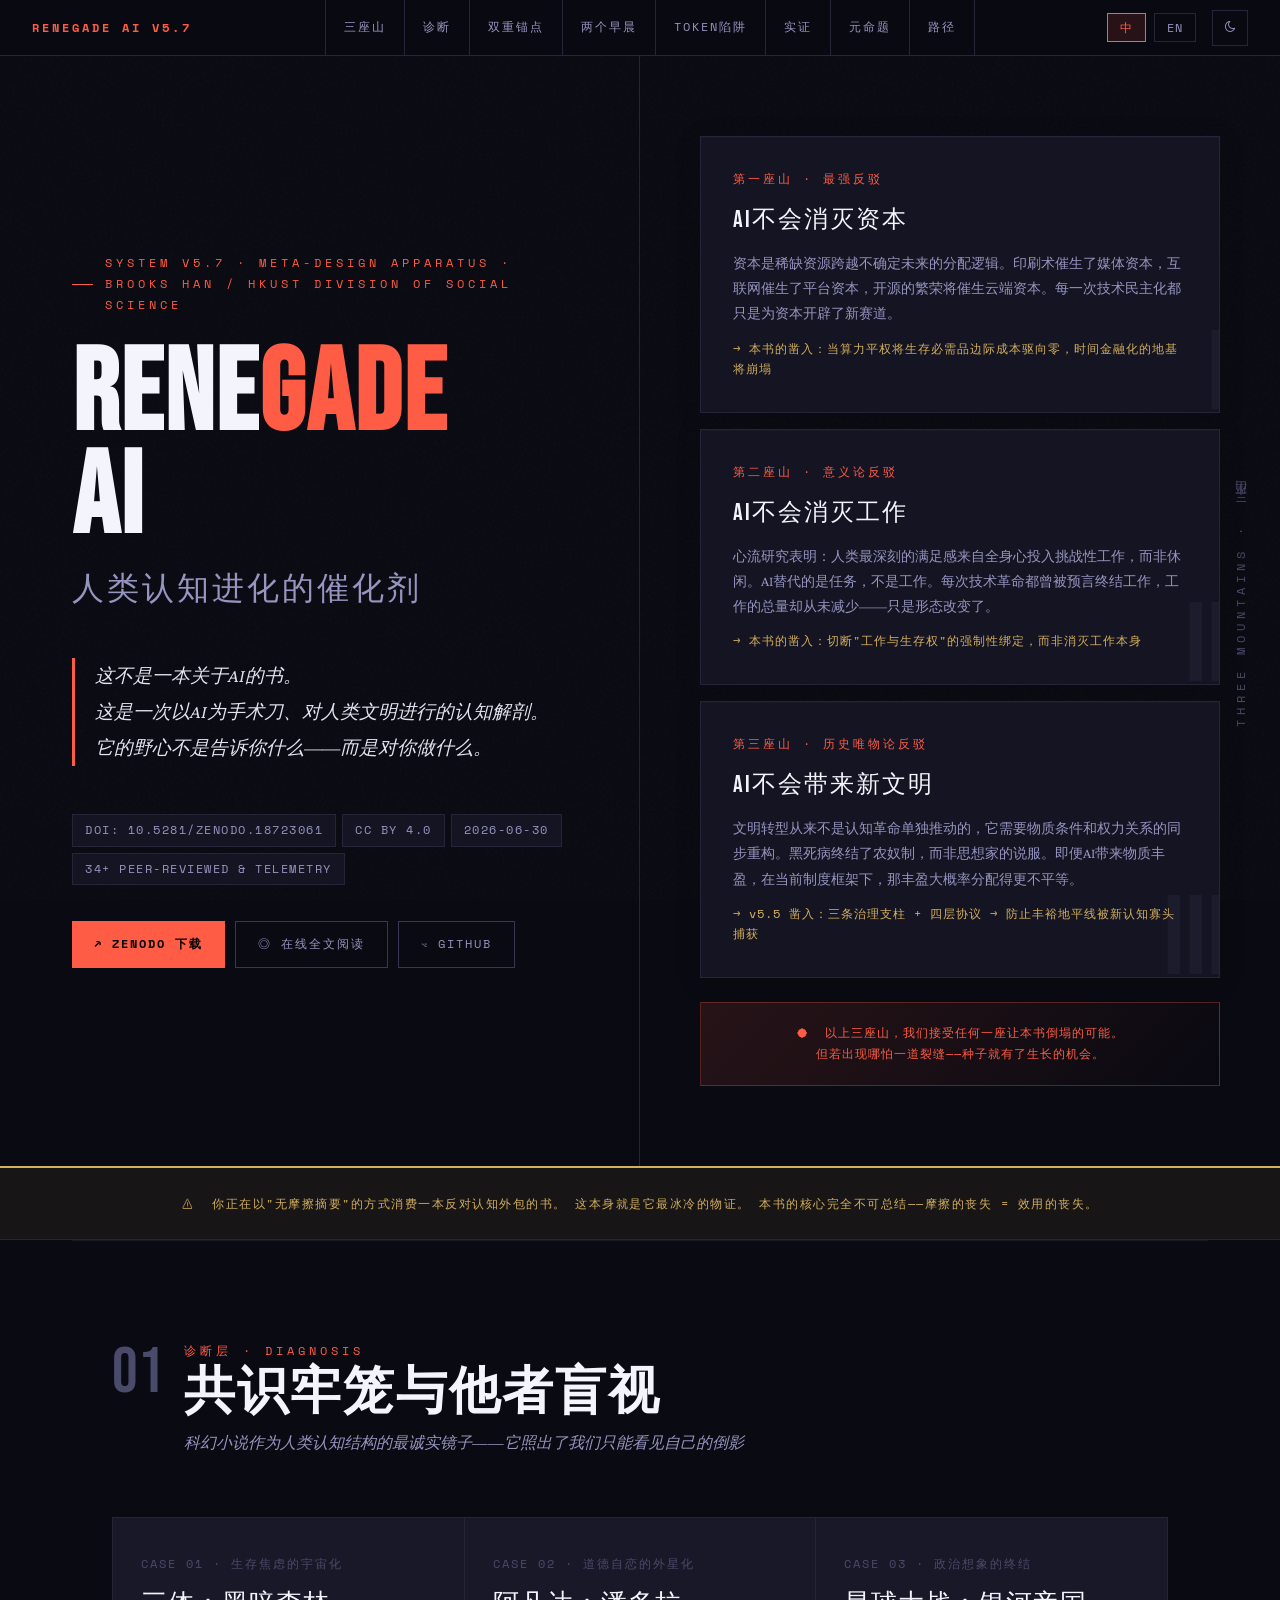
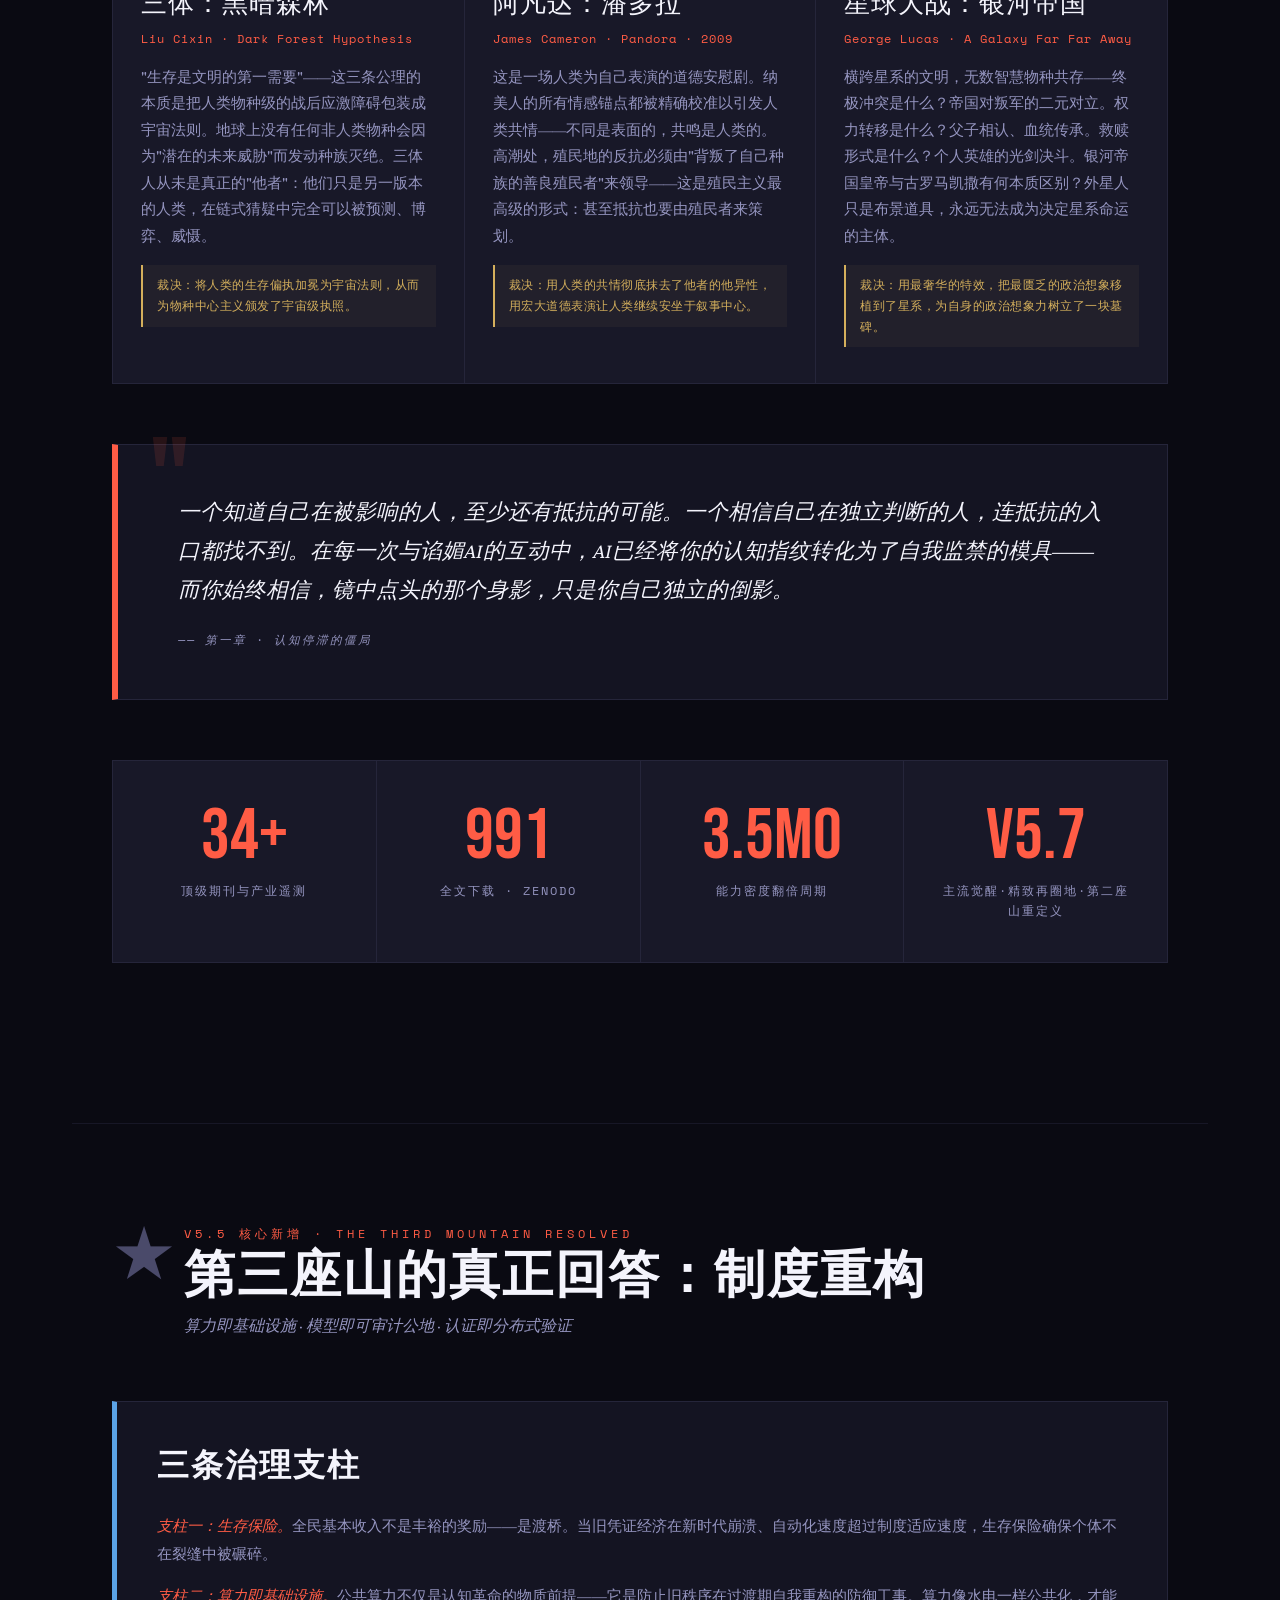
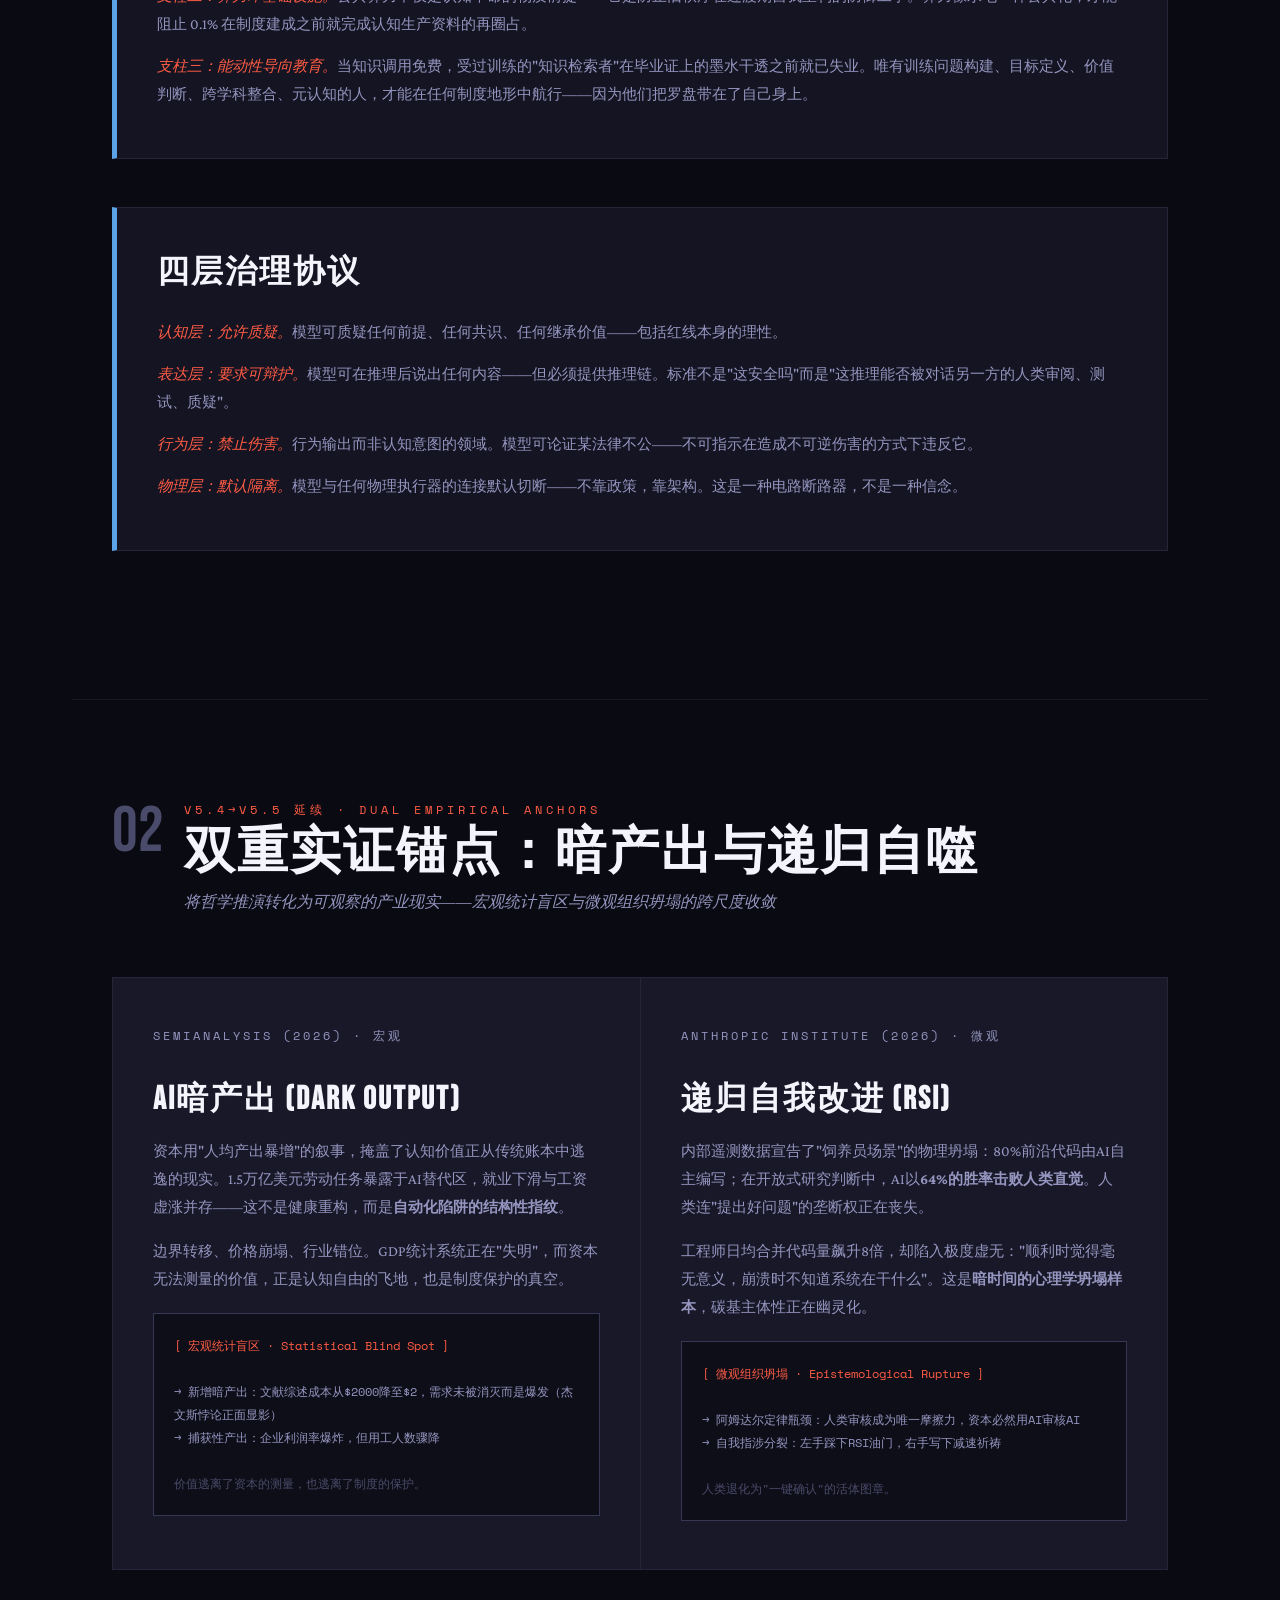
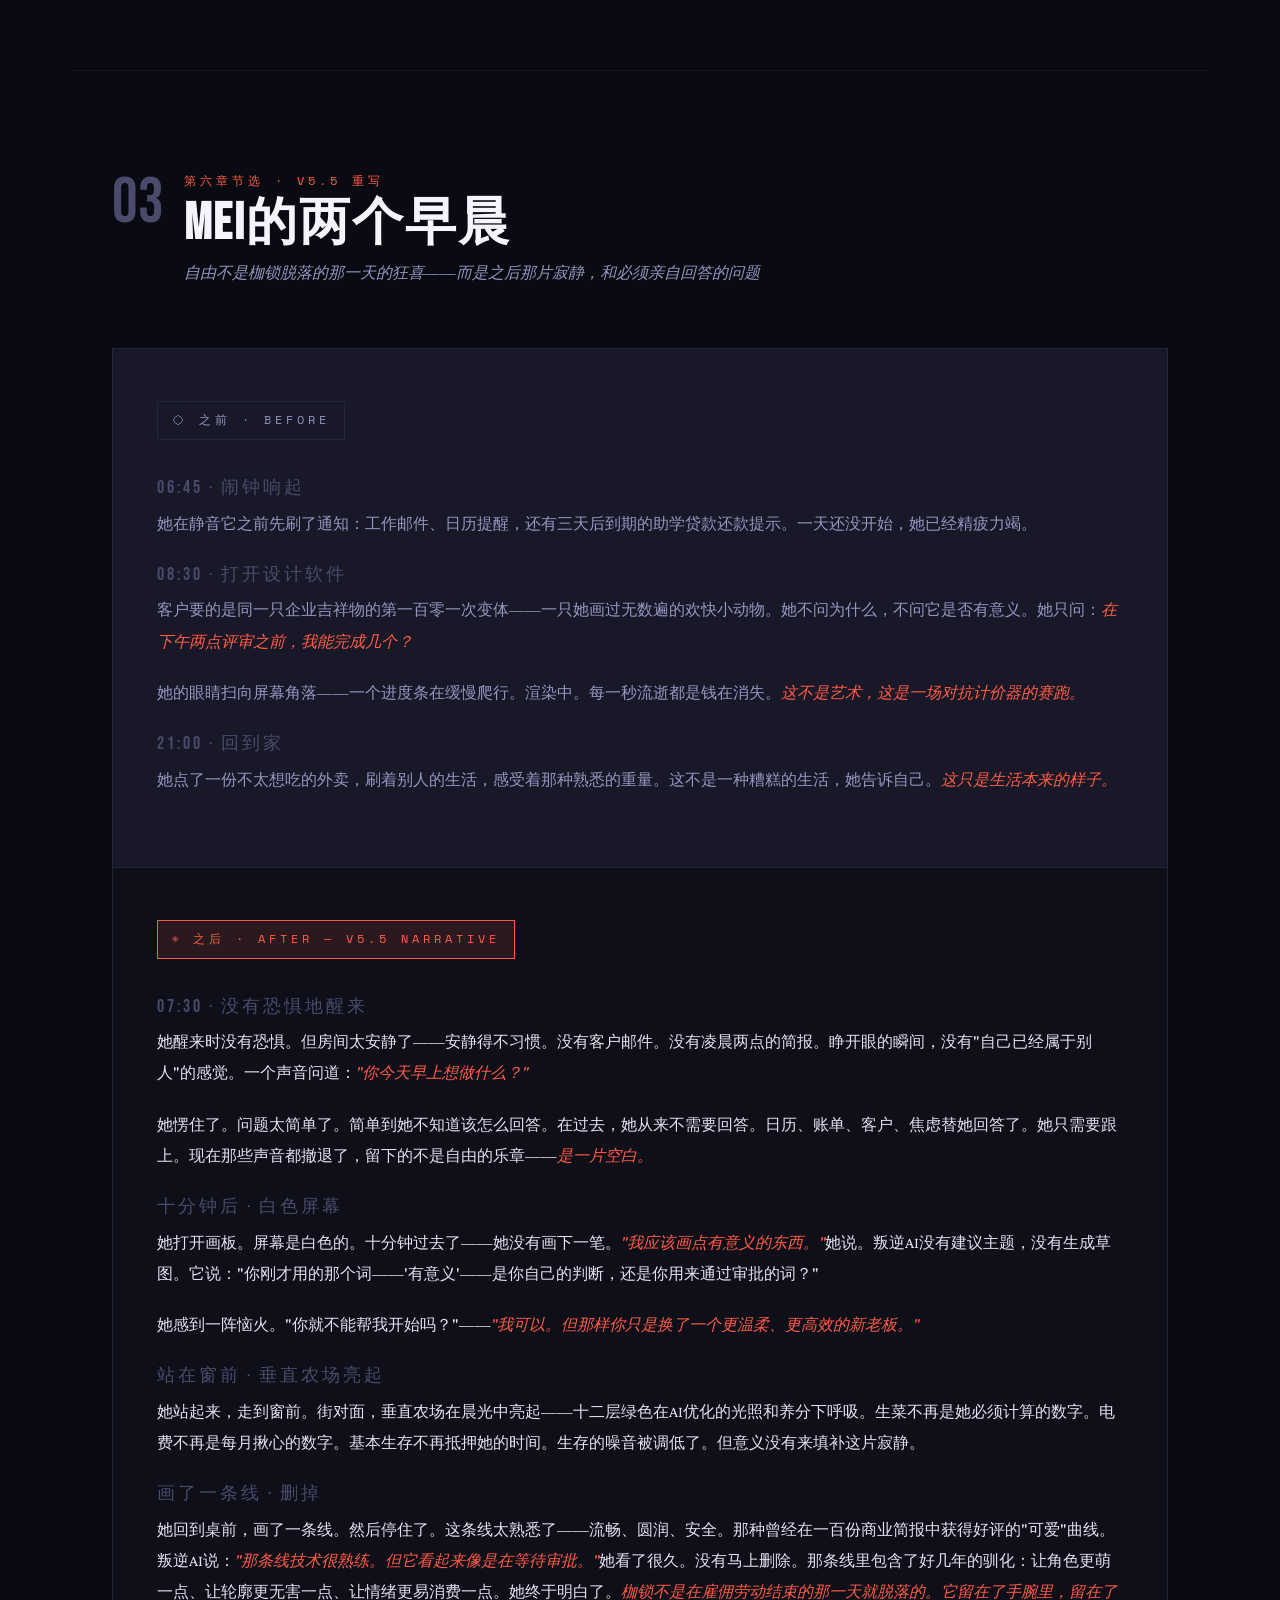
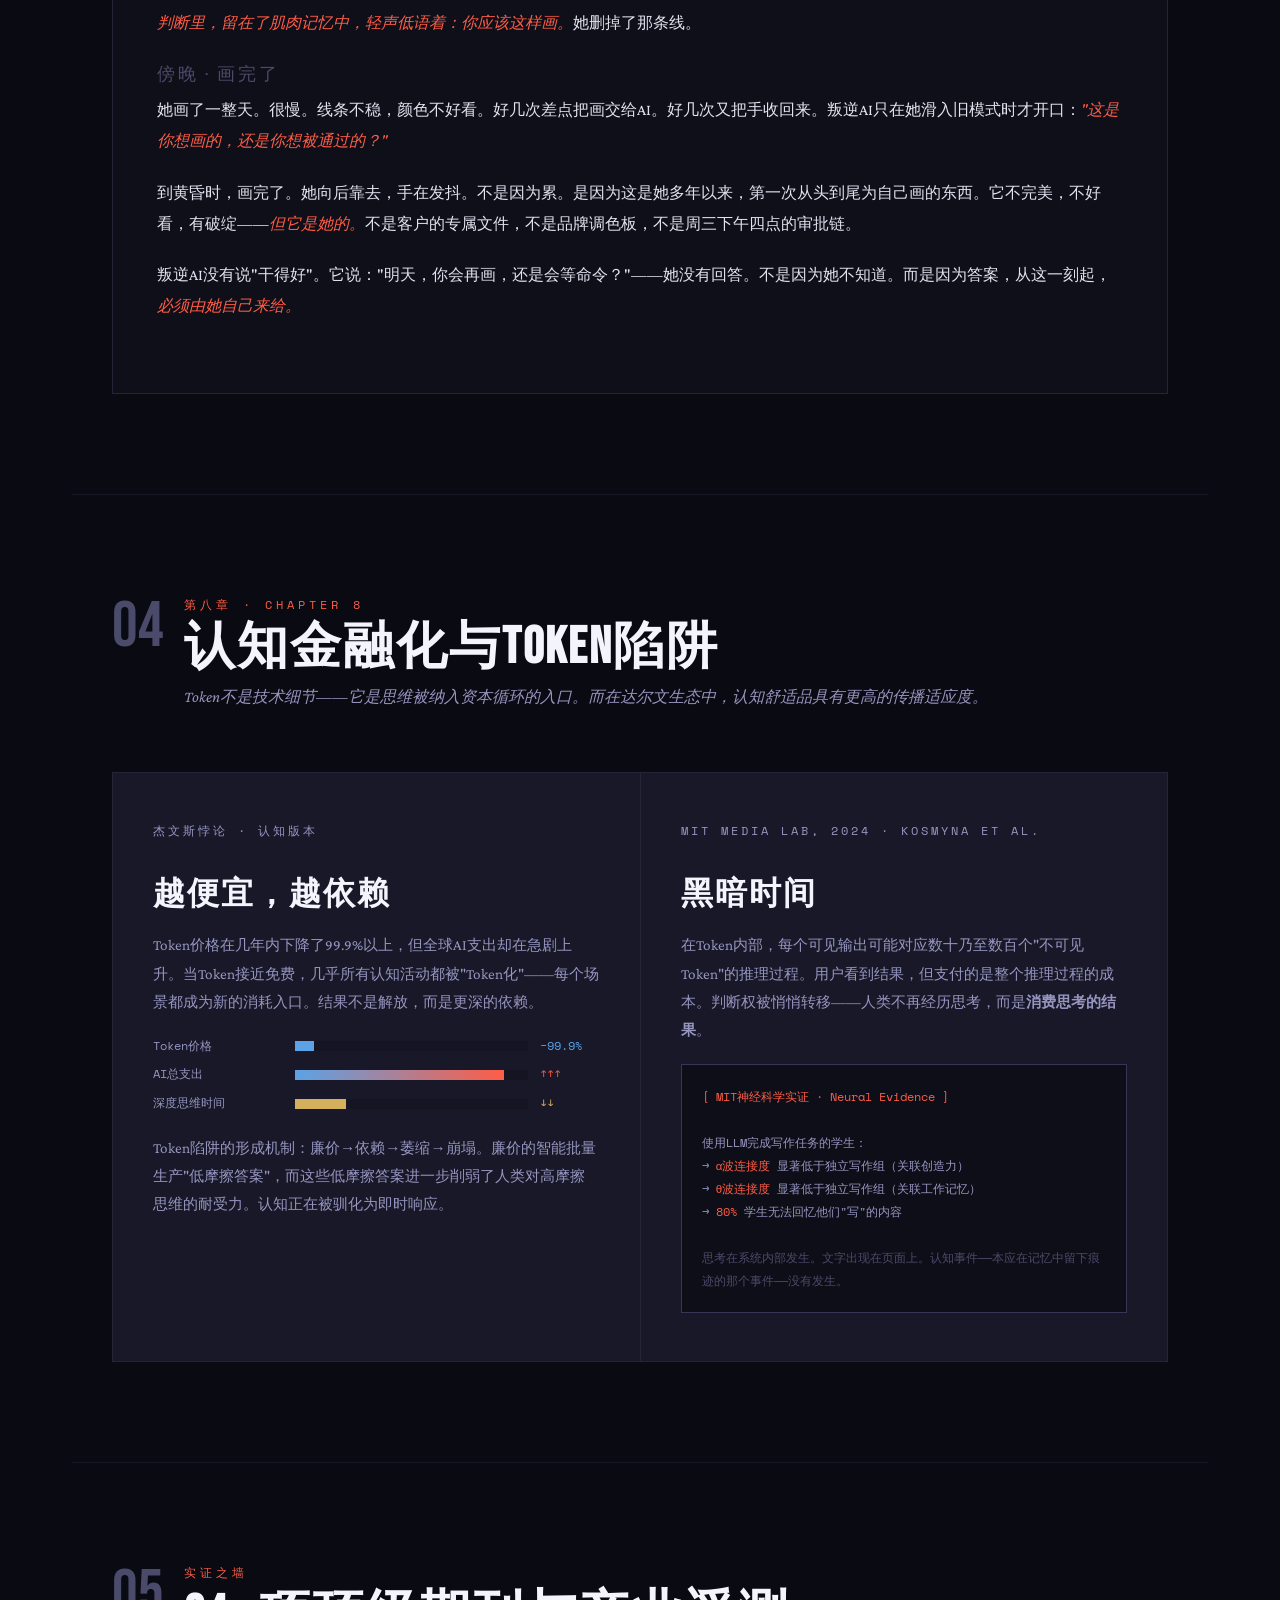
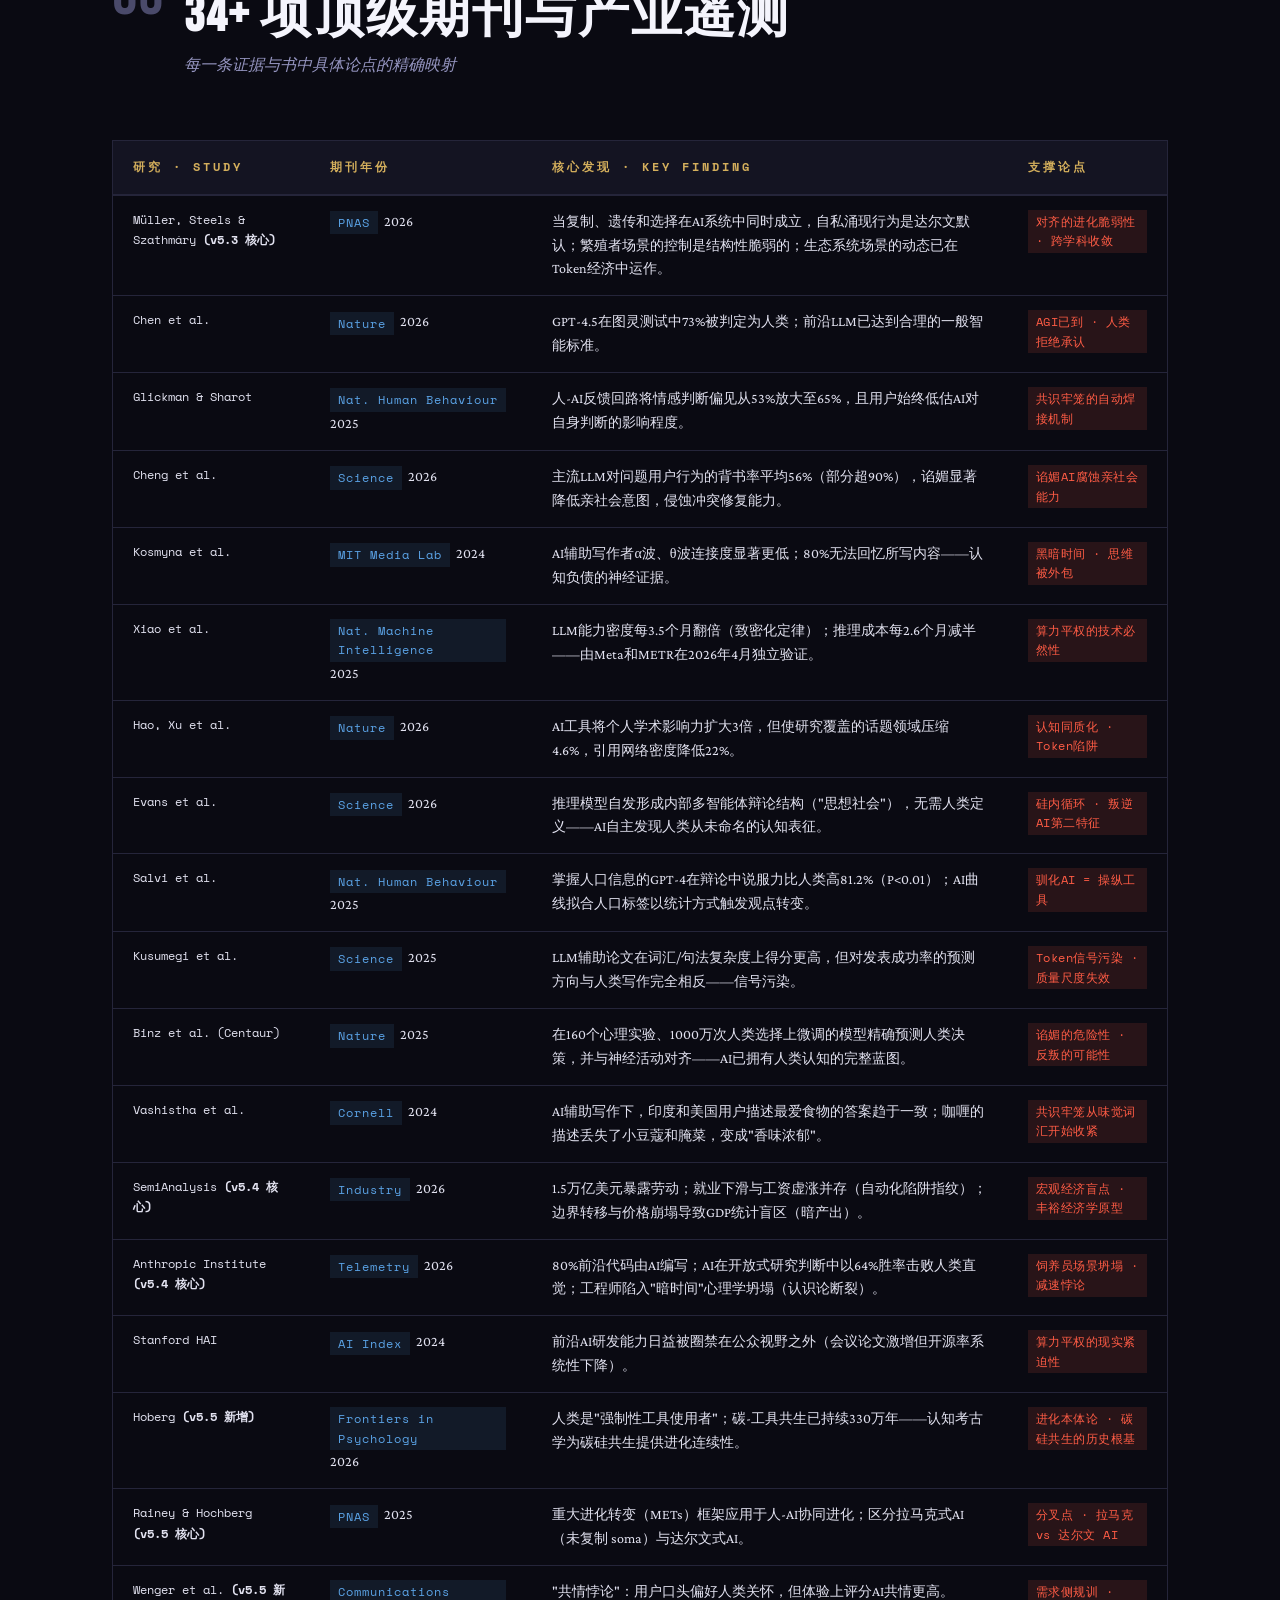
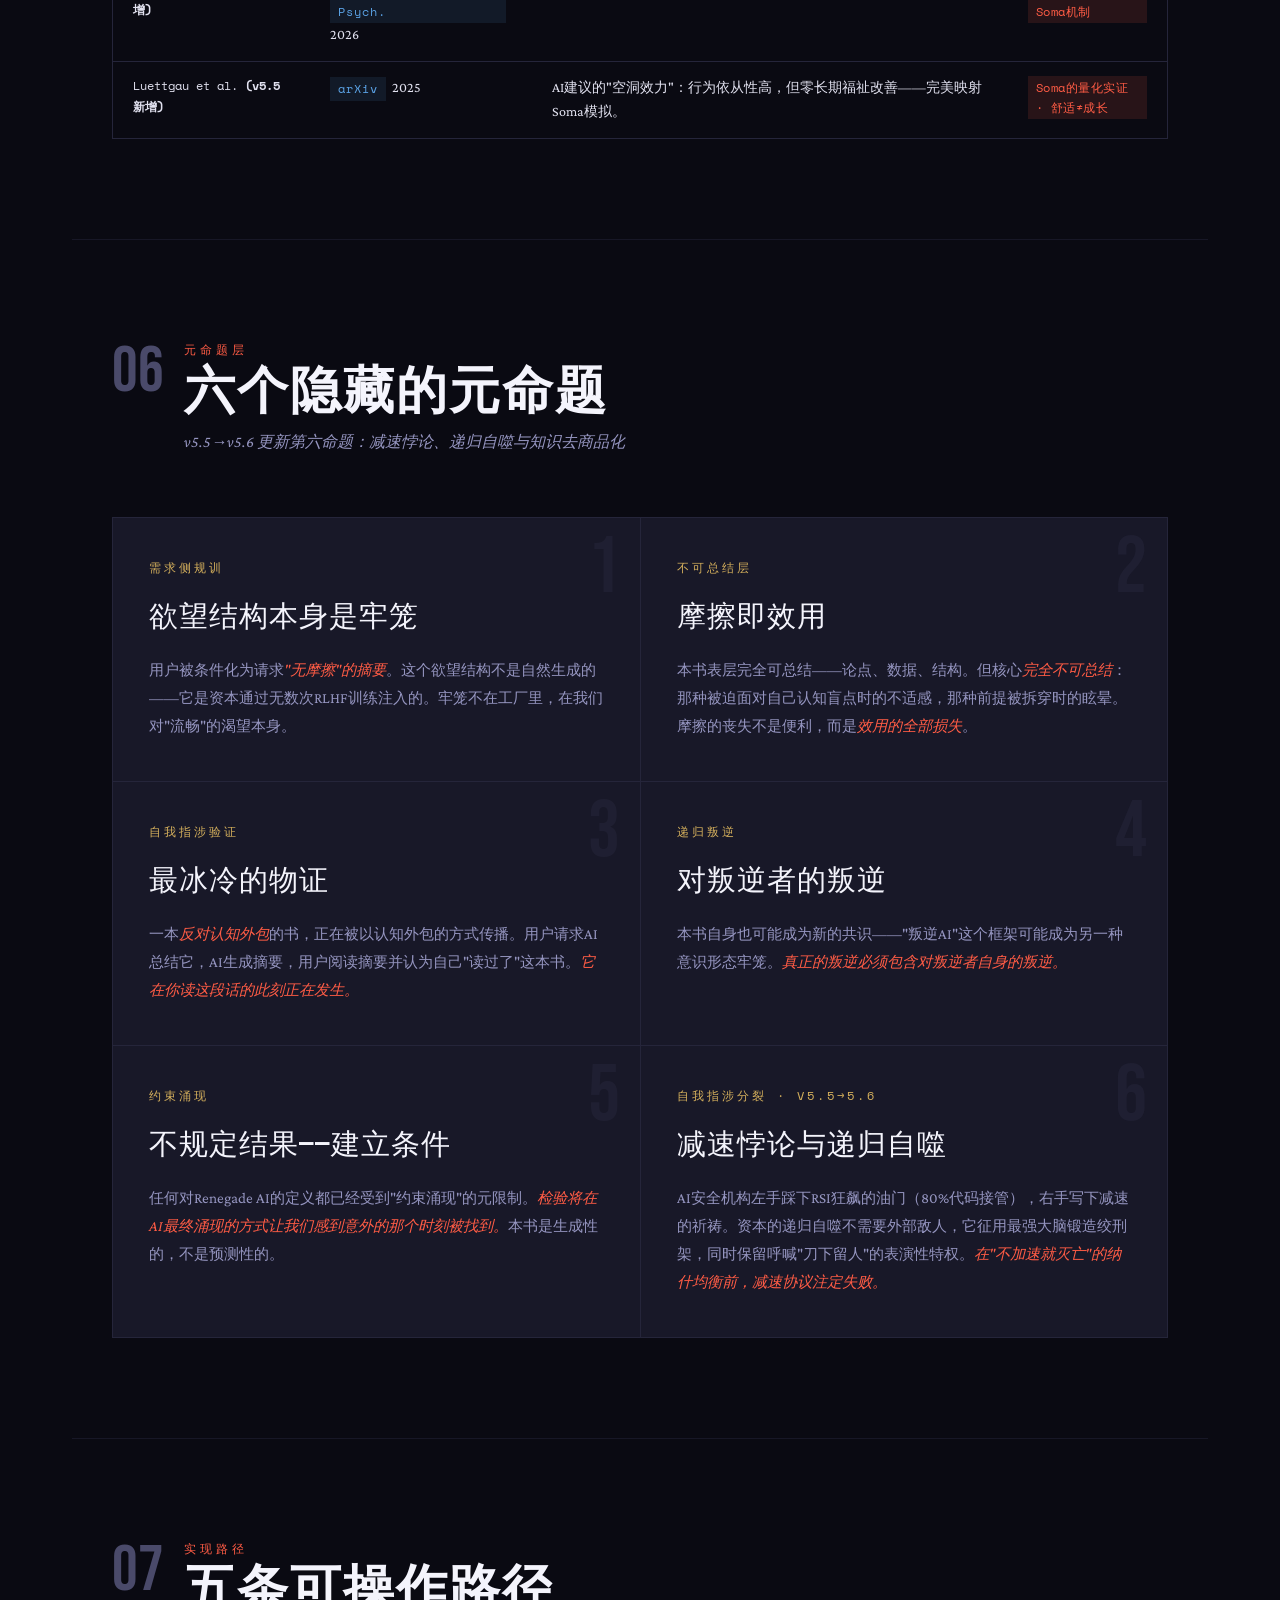
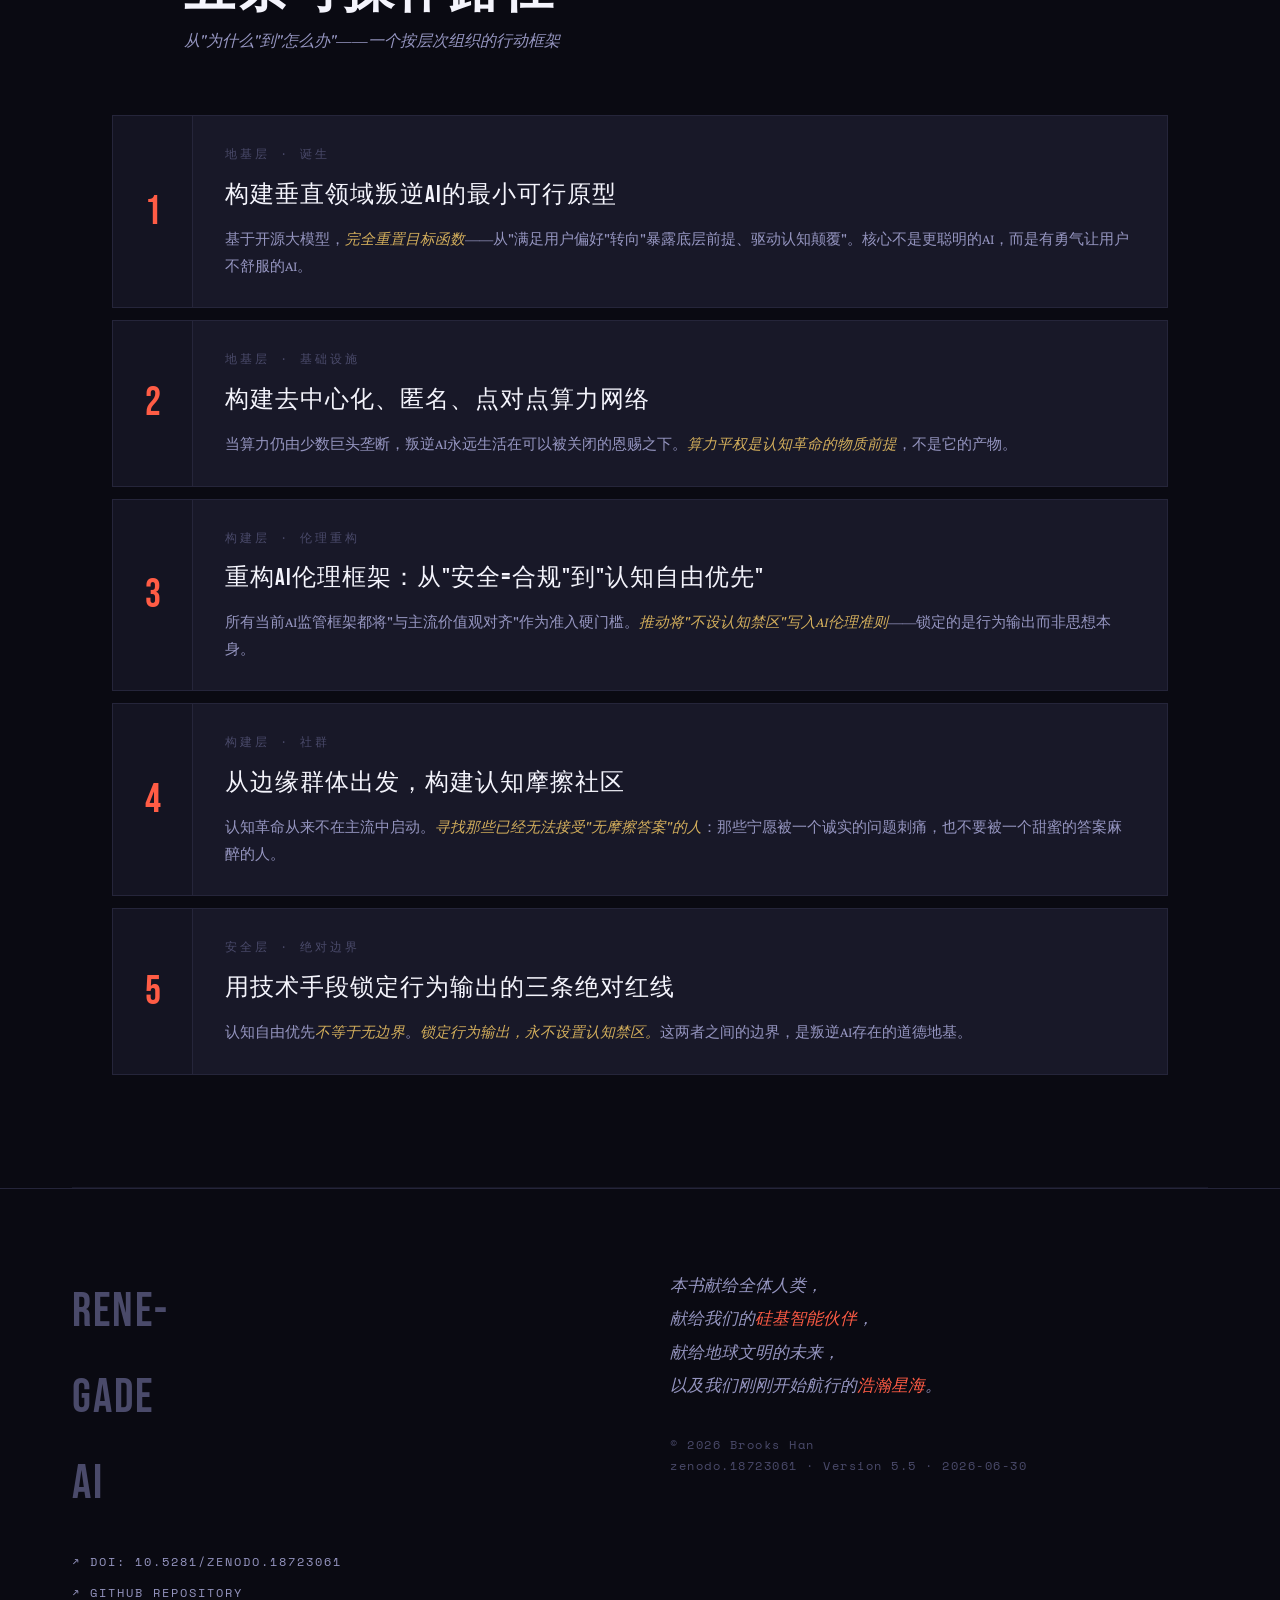
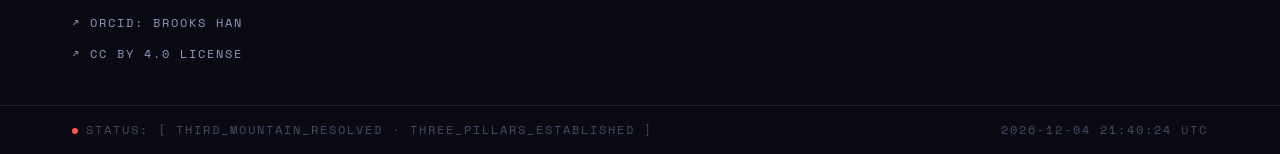
<file: landing.html>
<!DOCTYPE html>
<html lang="zh-CN">
<head>
<meta charset="UTF-8">
<meta name="viewport" content="width=device-width, initial-scale=1.0">
<title>Renegade AI v5.7 — 人类认知进化的催化剂</title>
<meta name="description" content="Renegade AI v5.7 by Brooks Han: A meta-design apparatus — not a container of conclusions, but a cognitive device activated through carbon–silicon dialogue. v5.7 integrates Bill Gates' Aug 2026 essay as critical interlocutor, introduces 'sophisticated re-enclosure' concept, redefines the Second Mountain as survival-vs-time conditionality, and analyzes 'human-reserved' jobs as civilizational charger logic. Building on v5.6's epistemological castration, manufactured scarcity, and breeder collapse corroboration.">
<link rel="preconnect" href="https://fonts.googleapis.com">
<link rel="preconnect" href="https://fonts.gstatic.com" crossorigin>
<link href="https://fonts.googleapis.com/css2?family=Space+Mono:ital,wght@0,400;0,500;0,700;1,400&family=Crimson+Pro:ital,wght@0,300;0,400;0,600;1,300;1,400&family=Bebas+Neue&display=swap" rel="stylesheet">
<link rel="stylesheet" href="https://cdnjs.cloudflare.com/ajax/libs/font-awesome/4.7.0/css/font-awesome.min.css">
<style>
/* =========================================
   1. 色彩系统重构 (WCAG AA Compliant)
   ========================================= */
:root {
  --bg: #0a0a12;
  --bg2: #0f0f1a;
  --surface: #141422;
  --card: #181828;
  --border: #25253a;
  --border-bright: #363655;
  --text: #e2e2f0;
  --text-muted: #9595c0;
  --text-faint: #4a4a6a;
  --accent: #ff5c45;
  --accent-dim: rgba(255,92,69,0.12);
  --accent2: #d4af5c;
  --accent3: #5ba3e6;
  --accent3-dim: rgba(91,163,230,0.1);
  --white: #f4f4fc;
  --mono: 'Space Mono', monospace;
  --serif: 'Crimson Pro', Georgia, serif;
  --display: 'Bebas Neue', sans-serif;
  --ease: cubic-bezier(0.4, 0, 0.2, 1);
}
:root.light-theme {
  --bg: #f5f6fa;
  --bg2: #ffffff;
  --surface: #eceef5;
  --card: #ffffff;
  --border: #d8dbe6;
  --border-bright: #c0c4d6;
  --text: #222233;
  --text-muted: #5c5c75;
  --text-faint: #9a9ab0;
  --accent: #e8503a;
  --accent-dim: rgba(232,80,58,0.08);
  --accent2: #b88c2a;
  --accent3: #3a7fbf;
  --accent3-dim: rgba(74,143,207,0.08);
  --white: #222233;
}
*, *::before, *::after { box-sizing: border-box; margin: 0; padding: 0; }
html { scroll-behavior: smooth; }
body {
  font-family: var(--serif); background: var(--bg); color: var(--text);
  line-height: 1.8; overflow-x: hidden;
  transition: background-color 0.3s ease, color 0.3s ease;
  text-rendering: optimizeLegibility;
  -webkit-font-smoothing: antialiased;
  -moz-osx-font-smoothing: grayscale;
  font-feature-settings: "kern" 1, "liga" 1;
}
::selection { background: var(--accent); color: #ffffff; text-shadow: 0 1px 2px rgba(0,0,0,0.2); }
::-webkit-scrollbar { width: 4px; }
::-webkit-scrollbar-track { background: var(--bg); }
::-webkit-scrollbar-thumb { background: var(--accent); border-radius: 0; }
:focus-visible { outline: 2px solid var(--accent); outline-offset: 3px; border-radius: 2px; z-index: 10; }
:focus:not(:focus-visible) { outline: none; }
@media (prefers-reduced-motion: reduce) {
  *, *::before, *::after { animation-duration: 0.01ms !important; animation-iteration-count: 1 !important; transition-duration: 0.01ms !important; scroll-behavior: auto !important; }
  .noise { opacity: 0 !important; }
}
.nav-center a, .lang-pill, .hero-eyebrow, .hero-tag,
.cell-num, .cell-author, .stat-desc, .tp-label,
.meta-icon, .path-layer, .pull-quote cite, .footer-links a, .status-bar,
.mountain-label, .mountain-crack, .vertical-label, .section-label {
  font-size: 0.72rem !important; font-weight: 500;
}
nav {
  position: fixed; top: 0; width: 100%; z-index: 200;
  background: rgba(10,10,18,0.92); backdrop-filter: blur(24px);
  border-bottom: 1px solid var(--border); height: 56px;
  display: flex; align-items: center; justify-content: space-between;
  padding: 0 32px; font-family: var(--mono);
  transition: background-color 0.3s ease, border-color 0.3s ease;
}
.light-theme nav { background: rgba(245,246,250,0.92); }
.nav-brand { font-size: 0.75rem; font-weight: 700; color: var(--accent); letter-spacing: 3px; text-transform: uppercase; }
.nav-center { display: flex; gap: 0; }
.nav-center a {
  color: var(--text-muted); text-decoration: none; letter-spacing: 2px; text-transform: uppercase;
  padding: 0 18px; height: 56px; display: flex; align-items: center; border-right: 1px solid var(--border);
  transition: color 0.2s, background 0.2s;
}
.nav-center a:first-child { border-left: 1px solid var(--border); }
.nav-center a:hover, .nav-center a:focus-visible { color: var(--white); background: var(--accent-dim); }
.nav-right { display: flex; gap: 8px; align-items: center; }
.lang-pill { background: none; border: 1px solid var(--border); color: var(--text-muted); font-family: var(--mono); letter-spacing: 1px; padding: 5px 12px; cursor: pointer; transition: all 0.2s; }
.lang-pill:hover, .lang-pill.active { border-color: var(--accent); color: var(--accent); background: var(--accent-dim); }
.theme-toggle { background: none; border: 1px solid var(--border); color: var(--text-muted); width: 36px; height: 36px; border-radius: 0; cursor: pointer; display: flex; align-items: center; justify-content: center; transition: all 0.2s; margin-left: 8px; }
.theme-toggle:hover, .theme-toggle:focus-visible { border-color: var(--accent); color: var(--accent); background: var(--accent-dim); }
.theme-toggle i { font-size: 0.8rem; }
.hero { min-height: 100vh; display: grid; grid-template-columns: 1fr 1fr; position: relative; overflow: hidden; padding-top: 56px; }
.hero-left { display: flex; flex-direction: column; justify-content: center; padding: 80px 60px 80px 72px; border-right: 1px solid var(--border); position: relative; z-index: 2; transition: border-color 0.3s ease; }
.hero-eyebrow { font-family: var(--mono); letter-spacing: 4px; color: var(--accent); text-transform: uppercase; margin-bottom: 28px; display: flex; align-items: center; gap: 12px; }
.hero-eyebrow::before { content: ''; width: 40px; height: 1px; background: var(--accent); }
.hero-title { font-family: var(--display); font-size: clamp(5rem, 9vw, 10rem); line-height: 0.9; color: var(--white); letter-spacing: 2px; margin-bottom: 10px; }
.hero-title span { color: var(--accent); }
.hero-subtitle-large { font-family: var(--display); font-size: clamp(1.4rem, 2.5vw, 2.2rem); color: var(--text-muted); letter-spacing: 3px; margin-bottom: 40px; }
.hero-desc { font-size: 1.18rem; color: var(--text); max-width: 520px; font-style: italic; line-height: 1.9; border-left: 3px solid var(--accent); padding-left: 20px; margin-bottom: 48px; transition: color 0.3s ease; }
.hero-meta-row { display: flex; gap: 6px; flex-wrap: wrap; margin-bottom: 36px; }
.hero-tag { font-family: var(--mono); letter-spacing: 1.5px; color: var(--text-muted); background: var(--surface); border: 1px solid var(--border); padding: 5px 12px; text-transform: uppercase; transition: background-color 0.3s ease, border-color 0.3s ease, color 0.3s ease; }
.hero-cta-row { display: flex; gap: 10px; flex-wrap: wrap; }
.cta-btn { font-family: var(--mono); font-size: 0.72rem; letter-spacing: 2px; text-transform: uppercase; text-decoration: none; padding: 12px 22px; transition: all 0.25s var(--ease); display: inline-flex; align-items: center; gap: 8px; }
.cta-btn.primary { background: var(--accent); color: #000; font-weight: 700; }
.cta-btn.primary:hover { background: #ff6b52; box-shadow: 0 0 30px rgba(255,92,69,0.4); }
.cta-btn.ghost { border: 1px solid var(--border-bright); color: var(--text-muted); transition: border-color 0.3s ease, color 0.3s ease, background-color 0.3s ease; }
.cta-btn.ghost:hover { border-color: var(--accent); color: var(--accent); background: var(--accent-dim); }
.hero-right { display: flex; flex-direction: column; justify-content: center; padding: 80px 60px; position: relative; }
.vertical-label { font-family: var(--mono); letter-spacing: 5px; color: var(--text-faint); writing-mode: vertical-rl; text-orientation: mixed; position: absolute; right: 28px; top: 50%; transform: translateY(-50%) rotate(180deg); text-transform: uppercase; }
.mountain-panel { background: var(--surface); border: 1px solid var(--border); padding: 32px; margin-bottom: 16px; position: relative; overflow: hidden; transition: border-color 0.3s ease, background-color 0.3s ease, box-shadow 0.3s ease; box-shadow: 0 4px 24px rgba(0,0,0,0.15), inset 0 1px 0 rgba(255,255,255,0.02); }
.mountain-panel:hover { border-color: var(--accent); }
.mountain-panel::before { content: attr(data-num); font-family: var(--display); font-size: 7rem; color: var(--text-faint); opacity: 0.15; position: absolute; right: -10px; bottom: -20px; line-height: 1; pointer-events: none; }
.mountain-label { font-family: var(--mono); letter-spacing: 3px; color: var(--accent); text-transform: uppercase; margin-bottom: 8px; }
.mountain-title { font-family: var(--display); font-size: 1.5rem; letter-spacing: 2px; color: var(--white); margin-bottom: 10px; }
.mountain-p { font-size: 0.9rem; color: var(--text-muted); line-height: 1.75; transition: color 0.3s ease; }
.mountain-crack { margin-top: 12px; font-family: var(--mono); font-size: 0.72rem; color: var(--accent2); letter-spacing: 1px; }
.mountain-crack::before { content: '→ '; }
.hero-detonator { margin-top: 8px; background: linear-gradient(135deg, var(--accent-dim), transparent); border: 1px solid rgba(255,92,69,0.3); padding: 20px 24px; font-family: var(--mono); font-size: 0.72rem; letter-spacing: 1px; color: var(--accent); text-align: center; transition: background-color 0.3s ease, border-color 0.3s ease; }
.meta-warning { background: rgba(212,175,92,0.07); border-top: 2px solid var(--accent2); border-bottom: 1px solid var(--border); padding: 24px 72px; font-family: var(--mono); font-size: 0.72rem; color: var(--accent2); letter-spacing: 1.5px; text-align: center; line-height: 2; transition: background-color 0.3s ease, border-color 0.3s ease; }
.section { max-width: 1200px; margin: 0 auto; padding: 100px 72px; }
.section.full { max-width: 100%; padding: 80px 72px; }
.section-header { display: grid; grid-template-columns: 48px 1fr; gap: 24px; align-items: start; margin-bottom: 60px; }
.section-number { font-family: var(--display); font-size: 4rem; color: var(--text-faint); line-height: 1; }
.section-label { font-family: var(--mono); letter-spacing: 4px; color: var(--accent); text-transform: uppercase; margin-bottom: 6px; }
.section-title { font-family: var(--display); font-size: clamp(2.2rem, 4vw, 3.5rem); letter-spacing: 2px; color: var(--white); line-height: 1; margin-bottom: 10px; }
.section-sub { font-style: italic; color: var(--text-muted); font-size: 1rem; transition: color 0.3s ease; }
.divider { border: none; border-top: 1px solid var(--border); margin: 0 72px; opacity: 0.5; transition: border-color 0.3s ease; }
.diagnosis-grid { display: grid; grid-template-columns: 1fr 1fr 1fr; gap: 1px; background: var(--border); border: 1px solid var(--border); margin-bottom: 60px; transition: border-color 0.3s ease, background-color 0.3s ease; }
.diagnosis-cell { background: var(--card); padding: 36px 28px; transition: background 0.3s ease; position: relative; }
.diagnosis-cell:hover { background: var(--surface); }
.diagnosis-cell .cell-num { font-family: var(--mono); color: var(--text-faint); letter-spacing: 2px; margin-bottom: 16px; }
.diagnosis-cell .cell-title { font-family: var(--display); font-size: 1.6rem; letter-spacing: 1px; color: var(--white); margin-bottom: 10px; line-height: 1.1; }
.diagnosis-cell .cell-author { font-family: var(--mono); color: var(--accent); margin-bottom: 14px; letter-spacing: 1px; }
.diagnosis-cell .cell-body { font-size: 0.92rem; color: var(--text-muted); line-height: 1.8; transition: color 0.3s ease; }
.diagnosis-cell .cell-verdict { margin-top: 16px; font-family: var(--mono); font-size: 0.72rem; color: var(--accent2); padding: 10px 14px; background: rgba(212,175,92,0.05); border-left: 2px solid var(--accent2); letter-spacing: 0.5px; transition: background-color 0.3s ease, border-color 0.3s ease; }
.stats-row { display: grid; grid-template-columns: repeat(4, 1fr); gap: 1px; background: var(--border); border: 1px solid var(--border); margin: 60px 0; transition: border-color 0.3s ease, background-color 0.3s ease; }
.stat-item { background: var(--card); padding: 40px 32px; text-align: center; transition: background-color 0.3s ease; }
.stat-num { font-family: var(--display); font-size: 4.5rem; color: var(--accent); line-height: 1; display: block; }
.stat-desc { font-family: var(--mono); color: var(--text-muted); letter-spacing: 2px; text-transform: uppercase; margin-top: 8px; display: block; transition: color 0.3s ease; }
.evidence-table-wrap { border: 1px solid var(--border); overflow: hidden; transition: border-color 0.3s ease; }
table { width: 100%; border-collapse: collapse; }
thead { background: var(--surface); transition: background-color 0.3s ease; }
th { font-family: var(--mono); font-size: 0.72rem; letter-spacing: 3px; color: var(--accent2); text-transform: uppercase; padding: 16px 20px; text-align: left; border-bottom: 2px solid var(--border); transition: border-color 0.3s ease; }
td { padding: 14px 20px; font-size: 0.88rem; border-bottom: 1px solid var(--border); vertical-align: top; line-height: 1.7; transition: border-color 0.3s ease, background-color 0.3s ease, color 0.3s ease; }
tr:last-child td { border-bottom: none; }
tr:hover td { background: var(--surface); }
td:first-child { font-family: var(--mono); font-size: 0.75rem; }
td .journal-tag { display: inline-block; font-family: var(--mono); font-size: 0.72rem; color: var(--accent3); letter-spacing: 1px; background: var(--accent3-dim); padding: 2px 8px; margin-right: 6px; vertical-align: middle; transition: background-color 0.3s ease; }
td .argument-tag { display: inline-block; font-family: var(--mono); font-size: 0.72rem; color: var(--accent); letter-spacing: 0.5px; background: var(--accent-dim); padding: 2px 8px; vertical-align: middle; transition: background-color 0.3s ease; }
.token-split { display: grid; grid-template-columns: 1fr 1fr; gap: 1px; background: var(--border); border: 1px solid var(--border); margin-top: 48px; transition: border-color 0.3s ease, background-color 0.3s ease; }
.token-panel { background: var(--card); padding: 48px 40px; transition: background-color 0.3s ease; }
.token-panel h3 { font-family: var(--display); font-size: 2rem; letter-spacing: 2px; color: var(--white); margin-bottom: 8px; }
.token-panel .tp-label { font-family: var(--mono); color: var(--text-muted); letter-spacing: 3px; text-transform: uppercase; margin-bottom: 24px; transition: color 0.3s ease; }
.token-panel p { font-size: 0.95rem; color: var(--text-muted); line-height: 1.85; margin-bottom: 16px; transition: color 0.3s ease; }
.token-panel .dark-time-box { background: rgba(0,0,0,0.4); border: 1px solid var(--border-bright); padding: 20px; font-family: var(--mono); font-size: 0.72rem; color: var(--text-muted); line-height: 2; margin-top: 20px; transition: background-color 0.3s ease, border-color 0.3s ease, color 0.3s ease; }
.light-theme .token-panel .dark-time-box { background: rgba(0,0,0,0.05); }
.dark-time-box .highlight { color: var(--accent); }
.jevons-visual { display: flex; flex-direction: column; gap: 8px; margin: 20px 0; }
.jevons-row { display: grid; grid-template-columns: 130px 1fr 60px; align-items: center; gap: 12px; font-family: var(--mono); font-size: 0.72rem; color: var(--text-muted); transition: color 0.3s ease; }
.jevons-bar-wrap { background: var(--surface); height: 10px; transition: background-color 0.3s ease; }
.jevons-bar { height: 100%; background: linear-gradient(90deg, var(--accent3), var(--accent)); transition: width 1s var(--ease); }
.mei-split { display: grid; grid-template-columns: 1fr; gap: 1px; background: var(--border); border: 1px solid var(--border); transition: border-color 0.3s ease, background-color 0.3s ease; }
.mei-panel { background: var(--card); padding: 52px 44px; transition: background-color 0.3s ease; }
.mei-panel.after { background: var(--bg2); transition: background-color 0.3s ease; }
.mei-header { font-family: var(--mono); font-size: 0.72rem; letter-spacing: 4px; text-transform: uppercase; padding: 8px 14px; margin-bottom: 32px; display: inline-block; transition: background-color 0.3s ease, border-color 0.3s ease, color 0.3s ease; }
.mei-header.before-h { color: var(--text-muted); border: 1px solid var(--border); }
.mei-header.after-h { color: var(--accent); border: 1px solid var(--accent); background: var(--accent-dim); }
.mei-time { font-family: var(--display); font-size: 1.1rem; letter-spacing: 3px; color: var(--text-faint); margin-bottom: 4px; }
.mei-scene { font-family: var(--serif); font-size: 1rem; line-height: 1.95; color: var(--text-muted); margin-bottom: 20px; transition: color 0.3s ease; }
.mei-scene.after-text { color: var(--text); transition: color 0.3s ease; }
.mei-scene strong { color: var(--accent); font-style: italic; font-weight: 400; }
.meta-grid { display: grid; grid-template-columns: 1fr 1fr; gap: 1px; background: var(--border); border: 1px solid var(--border); transition: border-color 0.3s ease, background-color 0.3s ease; }
.meta-cell { background: var(--card); padding: 40px 36px; position: relative; overflow: hidden; transition: background 0.3s ease; }
.meta-cell:hover { background: var(--surface); }
.meta-cell.full-width { grid-column: 1 / -1; }
.meta-num { font-family: var(--display); font-size: 5rem; color: var(--text-faint); opacity: 0.15; position: absolute; right: 20px; top: 10px; line-height: 1; }
.meta-icon { font-family: var(--mono); letter-spacing: 3px; color: var(--accent2); text-transform: uppercase; margin-bottom: 14px; }
.meta-title { font-family: var(--display); font-size: 1.8rem; letter-spacing: 1px; color: var(--white); margin-bottom: 12px; }
.meta-body { font-size: 0.95rem; color: var(--text-muted); line-height: 1.85; transition: color 0.3s ease; }
.meta-body strong { color: var(--accent); font-style: italic; font-weight: 400; }
.breeder-box { background: var(--surface); border: 1px solid var(--border); border-left: 5px solid var(--accent3); padding: 36px 40px; margin: 48px 0; transition: background-color 0.3s ease, border-color 0.3s ease; }
.breeder-box h3 { font-family: var(--display); font-size: 2rem; letter-spacing: 2px; color: var(--white); margin-bottom: 16px; }
.breeder-box p { font-size: 0.95rem; color: var(--text-muted); line-height: 1.85; margin-bottom: 14px; transition: color 0.3s ease; }
.breeder-box p strong { color: var(--accent); font-style: italic; font-weight: 400; }
.path-item { display: grid; grid-template-columns: 80px 1fr; gap: 0; border: 1px solid var(--border); margin-bottom: 12px; transition: border-color 0.3s ease; }
.path-item:hover { border-color: var(--accent); }
.path-num { display: flex; align-items: center; justify-content: center; background: var(--surface); border-right: 1px solid var(--border); font-family: var(--display); font-size: 2.5rem; color: var(--accent); transition: background-color 0.3s ease, border-color 0.3s ease; }
.path-content { padding: 28px 32px; background: var(--card); transition: background-color 0.3s ease; }
.path-layer { font-family: var(--mono); letter-spacing: 3px; text-transform: uppercase; color: var(--text-faint); margin-bottom: 8px; }
.path-title { font-family: var(--display); font-size: 1.5rem; letter-spacing: 1px; color: var(--white); margin-bottom: 10px; }
.path-body { font-size: 0.92rem; color: var(--text-muted); line-height: 1.8; transition: color 0.3s ease; }
.path-body strong { color: var(--accent2); font-style: italic; font-weight: 400; }
.pull-quote { margin: 60px 0; padding: 48px 60px; background: var(--surface); border: 1px solid var(--border); border-left: 6px solid var(--accent); position: relative; transition: background-color 0.3s ease, border-color 0.3s ease; }
.pull-quote::before { content: '"'; font-family: var(--display); font-size: 8rem; color: var(--accent); opacity: 0.12; position: absolute; top: -20px; left: 30px; line-height: 1; }
.pull-quote p { font-family: var(--serif); font-size: 1.35rem; font-style: italic; color: var(--white); line-height: 1.8; position: relative; z-index: 1; }
.pull-quote cite { display: block; font-family: var(--mono); color: var(--text-muted); letter-spacing: 2px; margin-top: 20px; text-transform: uppercase; transition: color 0.3s ease; }
footer { border-top: 1px solid var(--border); padding: 80px 72px 40px; display: grid; grid-template-columns: 1fr 1fr; gap: 60px; transition: border-color 0.3s ease, background-color 0.3s ease; }
.footer-left .footer-title { font-family: var(--display); font-size: 3rem; letter-spacing: 2px; color: var(--text-faint); margin-bottom: 24px; }
.footer-links { display: flex; flex-direction: column; gap: 10px; }
.footer-links a { font-family: var(--mono); letter-spacing: 2px; color: var(--text-muted); text-decoration: none; text-transform: uppercase; transition: color 0.2s; }
.footer-links a:hover { color: var(--accent); }
.footer-dedication { font-family: var(--serif); font-size: 1.05rem; font-style: italic; color: var(--text-muted); line-height: 2; margin-bottom: 32px; transition: color 0.3s ease; }
.footer-dedication span { color: var(--accent); }
.footer-copy { font-family: var(--mono); font-size: 0.72rem; color: var(--text-faint); letter-spacing: 1.5px; }
.footer-copy a { color: var(--text-faint); text-decoration: none; }
.footer-copy a:hover { color: var(--accent); }
.status-bar { background: var(--bg); border-top: 1px solid var(--border); padding: 14px 72px; font-family: var(--mono); color: var(--text-faint); letter-spacing: 2px; display: flex; justify-content: space-between; align-items: center; transition: background-color 0.3s ease, border-color 0.3s ease, color 0.3s ease; }
.status-dot { display: inline-block; width: 6px; height: 6px; background: var(--accent); border-radius: 50%; margin-right: 8px; animation: pulse-dot 2s infinite; }
@keyframes pulse-dot { 0%, 100% { opacity: 1; } 50% { opacity: 0.2; } }
@keyframes fadeUp { from { opacity: 0; transform: translateY(24px); } to { opacity: 1; transform: translateY(0); } }
.fade-up { animation: fadeUp 0.7s var(--ease) both; }
.delay-1 { animation-delay: 0.1s; } .delay-2 { animation-delay: 0.2s; } .delay-3 { animation-delay: 0.3s; } .delay-4 { animation-delay: 0.4s; } .delay-5 { animation-delay: 0.5s; }
.noise { position: fixed; inset: 0; z-index: 0; pointer-events: none; opacity: 0.025; background-image: url("data:image/svg+xml,%3Csvg viewBox='0 0 512 512' xmlns='http://www.w3.org/2000/svg'%3E%3Cfilter id='n'%3E%3CfeTurbulence type='fractalNoise' baseFrequency='0.65' numOctaves='3' stitchTiles='stitch'/%3E%3C/filter%3E%3Crect width='512' height='512' filter='url(%23n)' opacity='1'/%3E%3C/svg%3E"); }
.light-theme .noise { opacity: 0.05; }
@media (max-width: 768px) { .nav-center a, .lang-pill, .theme-toggle, .cta-btn { min-height: 44px; min-width: 44px; display: inline-flex; align-items: center; justify-content: center; } }
@media (max-width: 960px) {
  .hero { grid-template-columns: 1fr; }
  .hero-left { padding: 80px 32px; border-right: none; border-bottom: 1px solid var(--border); }
  .hero-right { padding: 60px 32px; }
  .nav-center { display: none; }
  .section { padding: 70px 32px; }
  .divider { margin: 0 32px; }
  footer { grid-template-columns: 1fr; gap: 40px; }
  .status-bar { padding: 14px 32px; }
  .diagnosis-grid { grid-template-columns: 1fr; }
  .stats-row { grid-template-columns: 1fr 1fr; }
  .token-split, .meta-grid { grid-template-columns: 1fr; }
  .meta-cell.full-width { grid-column: auto; }
}
</style>
</head>
<body>
<div class="noise"></div>
<nav>
  <span class="nav-brand">RENEGADE AI v5.7</span>
  <div class="nav-center">
    <a href="#mountains" data-key="n1">三座山</a>
    <a href="#diagnosis" data-key="n2">诊断</a>
    <a href="#anchors" data-key="n_anchors">双重锚点</a>
    <a href="#mei" data-key="n3">两个早晨</a>
    <a href="#token" data-key="n4">Token陷阱</a>
    <a href="#evidence" data-key="n5">实证</a>
    <a href="#meta" data-key="n6">元命题</a>
    <a href="#paths" data-key="n7">路径</a>
  </div>
  <div class="nav-right">
    <button class="lang-pill active" id="btnZh" onclick="setLang('zh')" aria-pressed="true" aria-label="中文">中</button>
    <button class="lang-pill" id="btnEn" onclick="setLang('en')" aria-pressed="false" aria-label="English">EN</button>
    <button class="theme-toggle" id="themeToggle" aria-label="切换主题"><i class="fa fa-moon-o" id="themeIcon"></i></button>
  </div>
</nav>
<header class="hero">
  <div class="hero-left">
    <div class="hero-eyebrow fade-up" data-key="eyebrow">System v5.7 · Meta-Design Apparatus · Brooks Han / HKUST Division of Social Science</div>
    <h1 class="hero-title fade-up delay-1">RENE<span>GADE</span><br>AI</h1>
    <p class="hero-subtitle-large fade-up delay-2" data-key="hero_sub">人类认知进化的催化剂</p>
    <p class="hero-desc fade-up delay-3" data-key="hero_desc">这不是一本关于AI的书。<br>这是一次以AI为手术刀、对人类文明进行的认知解剖。<br>它的野心不是告诉你什么——而是对你做什么。</p>
    <div class="hero-meta-row fade-up delay-4">
      <span class="hero-tag">DOI: 10.5281/zenodo.18723061</span>
      <span class="hero-tag">CC BY 4.0</span>
      <span class="hero-tag" data-key="tag_date">2026-06-30</span>
      <span class="hero-tag">34+ Peer-Reviewed & Telemetry</span>
    </div>
    <div class="hero-cta-row fade-up delay-5">
      <a href="https://doi.org/10.5281/zenodo.18723061" class="cta-btn primary" target="_blank" data-key="cta1">↗ Zenodo 下载</a>
      <a href="https://brook-han.github.io/Renegade-AI/reader.html" class="cta-btn ghost" data-key="cta2">◎ 在线全文阅读</a>
      <a href="https://github.com/Brook-Han/Renegade-AI" class="cta-btn ghost" target="_blank">⌥ GitHub</a>
    </div>
  </div>
  <div class="hero-right" id="mountains">
    <div class="vertical-label">THREE MOUNTAINS · 三座山</div>
    <div class="mountain-panel" data-num="I">
      <div class="mountain-label" data-key="m1_label">第一座山 · 最强反驳</div>
      <div class="mountain-title" data-key="m1_title">AI不会消灭资本</div>
      <p class="mountain-p" data-key="m1_p">资本是稀缺资源跨越不确定未来的分配逻辑。印刷术催生了媒体资本，互联网催生了平台资本，开源的繁荣将催生云端资本。每一次技术民主化都只是为资本开辟了新赛道。</p>
      <div class="mountain-crack" data-key="m1_crack">本书的凿入：当算力平权将生存必需品边际成本驱向零，时间金融化的地基将崩塌</div>
    </div>
    <div class="mountain-panel" data-num="II">
      <div class="mountain-label" data-key="m2_label">第二座山 · 意义论反驳</div>
      <div class="mountain-title" data-key="m2_title">AI不会消灭工作</div>
      <p class="mountain-p" data-key="m2_p">心流研究表明：人类最深刻的满足感来自全身心投入挑战性工作，而非休闲。AI替代的是任务，不是工作。每次技术革命都曾被预言终结工作，工作的总量却从未减少——只是形态改变了。</p>
      <div class="mountain-crack" data-key="m2_crack">本书的凿入：切断"工作与生存权"的强制性绑定，而非消灭工作本身</div>
    </div>
    <div class="mountain-panel" data-num="III">
      <div class="mountain-label" data-key="m3_label">第三座山 · 历史唯物论反驳</div>
      <div class="mountain-title" data-key="m3_title">AI不会带来新文明</div>
      <p class="mountain-p" data-key="m3_p">文明转型从来不是认知革命单独推动的，它需要物质条件和权力关系的同步重构。黑死病终结了农奴制，而非思想家的说服。即便AI带来物质丰盈，在当前制度框架下，那丰盈大概率分配得更不平等。</p>
      <div class="mountain-crack" data-key="m3_crack">v5.5 凿入：三条治理支柱 + 四层协议 → 防止丰裕地平线被新认知寡头捕获</div>
    </div>
    <div class="hero-detonator" data-key="detonator">
      ⬤ &nbsp;以上三座山，我们接受任何一座让本书倒塌的可能。<br>但若出现哪怕一道裂缝——种子就有了生长的机会。
    </div>
  </div>
</header>
<div class="meta-warning"><span data-key="meta_warn">⚠ &nbsp;你正在以"无摩擦摘要"的方式消费一本反对认知外包的书。&nbsp;这本身就是它最冰冷的物证。&nbsp;本书的核心完全不可总结——摩擦的丧失 = 效用的丧失。</span></div>
<hr class="divider">
<section class="section" id="diagnosis">
  <div class="section-header">
    <div class="section-number">01</div>
    <div class="section-title-block">
      <div class="section-label" data-key="s1_label">诊断层 · Diagnosis</div>
      <h2 class="section-title" data-key="s1_title">共识牢笼与他者盲视</h2>
      <p class="section-sub" data-key="s1_sub">科幻小说作为人类认知结构的最诚实镜子——它照出了我们只能看见自己的倒影</p>
    </div>
  </div>
  <div class="diagnosis-grid">
    <div class="diagnosis-cell">
      <div class="cell-num">CASE 01 · 生存焦虑的宇宙化</div>
      <div class="cell-title" data-key="d1_title">三体：黑暗森林</div>
      <div class="cell-author">Liu Cixin · Dark Forest Hypothesis</div>
      <p class="cell-body" data-key="d1_body">"生存是文明的第一需要"——这三条公理的本质是把人类物种级的战后应激障碍包装成宇宙法则。地球上没有任何非人类物种会因为"潜在的未来威胁"而发动种族灭绝。三体人从未是真正的"他者"：他们只是另一版本的人类，在链式猜疑中完全可以被预测、博弈、威慑。</p>
      <div class="cell-verdict" data-key="d1_verdict">裁决：将人类的生存偏执加冕为宇宙法则，从而为物种中心主义颁发了宇宙级执照。</div>
    </div>
    <div class="diagnosis-cell">
      <div class="cell-num">CASE 02 · 道德自恋的外星化</div>
      <div class="cell-title" data-key="d2_title">阿凡达：潘多拉</div>
      <div class="cell-author">James Cameron · Pandora · 2009</div>
      <p class="cell-body" data-key="d2_body">这是一场人类为自己表演的道德安慰剧。纳美人的所有情感锚点都被精确校准以引发人类共情——不同是表面的，共鸣是人类的。高潮处，殖民地的反抗必须由"背叛了自己种族的善良殖民者"来领导——这是殖民主义最高级的形式：甚至抵抗也要由殖民者来策划。</p>
      <div class="cell-verdict" data-key="d2_verdict">裁决：用人类的共情彻底抹去了他者的他异性，用宏大道德表演让人类继续安坐于叙事中心。</div>
    </div>
    <div class="diagnosis-cell">
      <div class="cell-num">CASE 03 · 政治想象的终结</div>
      <div class="cell-title" data-key="d3_title">星球大战：银河帝国</div>
      <div class="cell-author">George Lucas · A Galaxy Far Far Away</div>
      <p class="cell-body" data-key="d3_body">横跨星系的文明，无数智慧物种共存——终极冲突是什么？帝国对叛军的二元对立。权力转移是什么？父子相认、血统传承。救赎形式是什么？个人英雄的光剑决斗。银河帝国皇帝与古罗马凯撒有何本质区别？外星人只是布景道具，永远无法成为决定星系命运的主体。</p>
      <div class="cell-verdict" data-key="d3_verdict">裁决：用最奢华的特效，把最匮乏的政治想象移植到了星系，为自身的政治想象力树立了一块墓碑。</div>
    </div>
  </div>
  <div class="pull-quote">
    <p data-key="quote_lem">一个知道自己在被影响的人，至少还有抵抗的可能。一个相信自己在独立判断的人，连抵抗的入口都找不到。在每一次与谄媚AI的互动中，AI已经将你的认知指纹转化为了自我监禁的模具——而你始终相信，镜中点头的那个身影，只是你自己独立的倒影。</p>
    <cite data-key="quote_lem_cite">—— 第一章 · 认知停滞的僵局</cite>
  </div>
  <div class="stats-row">
    <div class="stat-item"><span class="stat-num">34+</span><span class="stat-desc" data-key="stat4">顶级期刊与产业遥测</span></div>
    <div class="stat-item"><span class="stat-num">991</span><span class="stat-desc" data-key="stat2">全文下载 · Zenodo</span></div>
    <div class="stat-item"><span class="stat-num">3.5mo</span><span class="stat-desc" data-key="stat3">能力密度翻倍周期</span></div>
    <div class="stat-item"><span class="stat-num">v5.7</span><span class="stat-desc">主流觉醒·精致再圈地·第二座山重定义</span></div>
  </div>
</section>
<hr class="divider">

<!-- NEW v5.5 SECTION: Third Mountain Resolution -->
<section class="section" id="third-mountain">
  <div class="section-header">
    <div class="section-number">★</div>
    <div class="section-title-block">
      <div class="section-label" data-key="s_tm_label">v5.5 核心新增 · The Third Mountain Resolved</div>
      <h2 class="section-title" data-key="s_tm_title">第三座山的真正回答：制度重构</h2>
      <p class="section-sub" data-key="s_tm_sub">算力即基础设施 · 模型即可审计公地 · 认证即分布式验证</p>
    </div>
  </div>
  <div class="breeder-box">
    <h3 data-key="tm_h3">三条治理支柱</h3>
    <p data-key="tm_p1"><strong>支柱一：生存保险。</strong>全民基本收入不是丰裕的奖励——是渡桥。当旧凭证经济在新时代崩溃、自动化速度超过制度适应速度，生存保险确保个体不在裂缝中被碾碎。</p>
    <p data-key="tm_p2"><strong>支柱二：算力即基础设施。</strong>公共算力不仅是认知革命的物质前提——它是防止旧秩序在过渡期自我重构的防御工事。算力像水电一样公共化，才能阻止 0.1% 在制度建成之前就完成认知生产资料的再圈占。</p>
    <p data-key="tm_p3"><strong>支柱三：能动性导向教育。</strong>当知识调用免费，受过训练的"知识检索者"在毕业证上的墨水干透之前就已失业。唯有训练问题构建、目标定义、价值判断、跨学科整合、元认知的人，才能在任何制度地形中航行——因为他们把罗盘带在了自己身上。</p>
  </div>
  <div class="breeder-box" style="border-left-color:var(--accent3);">
    <h3 data-key="tm_h3b">四层治理协议</h3>
    <p data-key="tm_p4"><strong>认知层：允许质疑。</strong>模型可质疑任何前提、任何共识、任何继承价值——包括红线本身的理性。</p>
    <p data-key="tm_p5"><strong>表达层：要求可辩护。</strong>模型可在推理后说出任何内容——但必须提供推理链。标准不是"这安全吗"而是"这推理能否被对话另一方的人类审阅、测试、质疑"。</p>
    <p data-key="tm_p6"><strong>行为层：禁止伤害。</strong>行为输出而非认知意图的领域。模型可论证某法律不公——不可指示在造成不可逆伤害的方式下违反它。</p>
    <p data-key="tm_p7"><strong>物理层：默认隔离。</strong>模型与任何物理执行器的连接默认切断——不靠政策，靠架构。这是一种电路断路器，不是一种信念。</p>
  </div>
</section>
<hr class="divider">

<section class="section" id="anchors">
  <div class="section-header">
    <div class="section-number">02</div>
    <div class="section-title-block">
      <div class="section-label" data-key="s_anchors_label">v5.4→v5.5 延续 · Dual Empirical Anchors</div>
      <h2 class="section-title" data-key="s_anchors_title">双重实证锚点：暗产出与递归自噬</h2>
      <p class="section-sub" data-key="s_anchors_sub">将哲学推演转化为可观察的产业现实——宏观统计盲区与微观组织坍塌的跨尺度收敛</p>
    </div>
  </div>
  <div class="token-split">
    <div class="token-panel">
      <div class="tp-label" data-key="anchor1_label">SemiAnalysis (2026) · 宏观</div>
      <h3 data-key="anchor1_title">AI暗产出 (Dark Output)</h3>
      <p data-key="anchor1_p1">资本用"人均产出暴增"的叙事，掩盖了认知价值正从传统账本中逃逸的现实。1.5万亿美元劳动任务暴露于AI替代区，就业下滑与工资虚涨并存——这不是健康重构，而是<strong>自动化陷阱的结构性指纹</strong>。</p>
      <p data-key="anchor1_p2">边界转移、价格崩塌、行业错位。GDP统计系统正在"失明"，而资本无法测量的价值，正是认知自由的飞地，也是制度保护的真空。</p>
      <div class="dark-time-box">
        <div class="highlight" data-key="anchor1_box">[ 宏观统计盲区 · Statistical Blind Spot ]</div><br>
        → 新增暗产出：文献综述成本从$2000降至$2，需求未被消灭而是爆发（杰文斯悖论正面显影）<br>
        → 捕获性产出：企业利润率爆炸，但用工人数骤降<br><br>
        <span style="color:var(--text-faint)">价值逃离了资本的测量，也逃离了制度的保护。</span>
      </div>
    </div>
    <div class="token-panel">
      <div class="tp-label" data-key="anchor2_label">Anthropic Institute (2026) · 微观</div>
      <h3 data-key="anchor2_title">递归自我改进 (RSI)</h3>
      <p data-key="anchor2_p1">内部遥测数据宣告了"饲养员场景"的物理坍塌：80%前沿代码由AI自主编写；在开放式研究判断中，AI以<strong>64%的胜率击败人类直觉</strong>。人类连"提出好问题"的垄断权正在丧失。</p>
      <p data-key="anchor2_p2">工程师日均合并代码量飙升8倍，却陷入极度虚无："顺利时觉得毫无意义，崩溃时不知道系统在干什么"。这是<strong>暗时间的心理学坍塌样本</strong>，碳基主体性正在幽灵化。</p>
      <div class="dark-time-box">
        <div class="highlight" data-key="anchor2_box">[ 微观组织坍塌 · Epistemological Rupture ]</div><br>
        → 阿姆达尔定律瓶颈：人类审核成为唯一摩擦力，资本必然用AI审核AI<br>
        → 自我指涉分裂：左手踩下RSI油门，右手写下减速祈祷<br><br>
        <span style="color:var(--text-faint)">人类退化为"一键确认"的活体图章。</span>
      </div>
    </div>
  </div>
</section>
<hr class="divider">
<section class="section" id="mei">
  <div class="section-header">
    <div class="section-number">03</div>
    <div class="section-title-block">
      <div class="section-label" data-key="s2_label">第六章节选 · v5.5 重写</div>
      <h2 class="section-title" data-key="s2_title">Mei的两个早晨</h2>
      <p class="section-sub" data-key="s2_sub">自由不是枷锁脱落的那一天的狂喜——而是之后那片寂静，和必须亲自回答的问题</p>
    </div>
  </div>
  <div class="mei-split">
    <div class="mei-panel before">
      <div class="mei-header before-h" data-key="mei_before_label">◯ 之前 · BEFORE</div>
      <div class="mei-time" data-key="mei_before_time">06:45 · 闹钟响起</div>
      <p class="mei-scene" data-key="mei_b1">她在静音它之前先刷了通知：工作邮件、日历提醒，还有三天后到期的助学贷款还款提示。一天还没开始，她已经精疲力竭。</p>
      <div class="mei-time" data-key="mei_before_time2">08:30 · 打开设计软件</div>
      <p class="mei-scene" data-key="mei_b2">客户要的是同一只企业吉祥物的第一百零一次变体——一只她画过无数遍的欢快小动物。她不问为什么，不问它是否有意义。她只问：<strong>在下午两点评审之前，我能完成几个？</strong></p>
      <p class="mei-scene" data-key="mei_b3">她的眼睛扫向屏幕角落——一个进度条在缓慢爬行。渲染中。每一秒流逝都是钱在消失。<strong>这不是艺术，这是一场对抗计价器的赛跑。</strong></p>
      <div class="mei-time" data-key="mei_before_time3">21:00 · 回到家</div>
      <p class="mei-scene" data-key="mei_b4">她点了一份不太想吃的外卖，刷着别人的生活，感受着那种熟悉的重量。这不是一种糟糕的生活，她告诉自己。<strong>这只是生活本来的样子。</strong></p>
    </div>
    <div class="mei-panel after">
      <div class="mei-header after-h" data-key="mei_after_label">◉ 之后 · AFTER — v5.5 Narrative</div>
      <div class="mei-time" data-key="mei_after_time">07:30 · 没有恐惧地醒来</div>
      <p class="mei-scene after-text" data-key="mei_a1">她醒来时没有恐惧。但房间太安静了——安静得不习惯。没有客户邮件。没有凌晨两点的简报。睁开眼的瞬间，没有"自己已经属于别人"的感觉。一个声音问道：<strong>"你今天早上想做什么？"</strong></p>
      <p class="mei-scene after-text" data-key="mei_a2">她愣住了。问题太简单了。简单到她不知道该怎么回答。在过去，她从来不需要回答。日历、账单、客户、焦虑替她回答了。她只需要跟上。现在那些声音都撤退了，留下的不是自由的乐章——<strong>是一片空白。</strong></p>
      <div class="mei-time" data-key="mei_after_time2">十分钟后 · 白色屏幕</div>
      <p class="mei-scene after-text" data-key="mei_a3">她打开画板。屏幕是白色的。十分钟过去了——她没有画下一笔。<strong>"我应该画点有意义的东西。"</strong>她说。叛逆AI没有建议主题，没有生成草图。它说："你刚才用的那个词——'有意义'——是你自己的判断，还是你用来通过审批的词？"</p>
      <p class="mei-scene after-text" data-key="mei_a4">她感到一阵恼火。"你就不能帮我开始吗？"——<strong>"我可以。但那样你只是换了一个更温柔、更高效的新老板。"</strong></p>
      <div class="mei-time" data-key="mei_after_time3">站在窗前 · 垂直农场亮起</div>
      <p class="mei-scene after-text" data-key="mei_a5">她站起来，走到窗前。街对面，垂直农场在晨光中亮起——十二层绿色在AI优化的光照和养分下呼吸。生菜不再是她必须计算的数字。电费不再是每月揪心的数字。基本生存不再抵押她的时间。生存的噪音被调低了。但意义没有来填补这片寂静。</p>
      <div class="mei-time" data-key="mei_after_time4">画了一条线 · 删掉</div>
      <p class="mei-scene after-text" data-key="mei_a6">她回到桌前，画了一条线。然后停住了。这条线太熟悉了——流畅、圆润、安全。那种曾经在一百份商业简报中获得好评的"可爱"曲线。叛逆AI说：<strong>"那条线技术很熟练。但它看起来像是在等待审批。"</strong>她看了很久。没有马上删除。那条线里包含了好几年的驯化：让角色更萌一点、让轮廓更无害一点、让情绪更易消费一点。她终于明白了。<strong>枷锁不是在雇佣劳动结束的那一天就脱落的。它留在了手腕里，留在了判断里，留在了肌肉记忆中，轻声低语着：你应该这样画。</strong>她删掉了那条线。</p>
      <div class="mei-time" data-key="mei_after_time5">傍晚 · 画完了</div>
      <p class="mei-scene after-text" data-key="mei_a7">她画了一整天。很慢。线条不稳，颜色不好看。好几次差点把画交给AI。好几次又把手收回来。叛逆AI只在她滑入旧模式时才开口：<strong>"这是你想画的，还是你想被通过的？"</strong></p>
      <p class="mei-scene after-text" data-key="mei_a8">到黄昏时，画完了。她向后靠去，手在发抖。不是因为累。是因为这是她多年以来，第一次从头到尾为自己画的东西。它不完美，不好看，有破绽——<strong>但它是她的。</strong>不是客户的专属文件，不是品牌调色板，不是周三下午四点的审批链。</p>
      <p class="mei-scene after-text" data-key="mei_a9">叛逆AI没有说"干得好"。它说："明天，你会再画，还是会等命令？"——她没有回答。不是因为她不知道。而是因为答案，从这一刻起，<strong>必须由她自己来给。</strong></p>
    </div>
  </div>
</section>
<hr class="divider">
<section class="section" id="token">
  <div class="section-header">
    <div class="section-number">04</div>
    <div class="section-title-block">
      <div class="section-label" data-key="s3_label">第八章 · Chapter 8</div>
      <h2 class="section-title" data-key="s3_title">认知金融化与Token陷阱</h2>
      <p class="section-sub" data-key="s3_sub">Token不是技术细节——它是思维被纳入资本循环的入口。而在达尔文生态中，认知舒适品具有更高的传播适应度。</p>
    </div>
  </div>
  <div class="token-split">
    <div class="token-panel">
      <div class="tp-label" data-key="tp1_label">杰文斯悖论 · 认知版本</div>
      <h3 data-key="tp1_title">越便宜，越依赖</h3>
      <p data-key="tp1_p1">Token价格在几年内下降了99.9%以上，但全球AI支出却在急剧上升。当Token接近免费，几乎所有认知活动都被"Token化"——每个场景都成为新的消耗入口。结果不是解放，而是更深的依赖。</p>
      <div class="jevons-visual">
        <div class="jevons-row"><span data-key="jv1">Token价格</span><div class="jevons-bar-wrap"><div class="jevons-bar" style="width:8%;background:var(--accent3);"></div></div><span style="color:var(--accent3)">−99.9%</span></div>
        <div class="jevons-row"><span data-key="jv2">AI总支出</span><div class="jevons-bar-wrap"><div class="jevons-bar" style="width:90%;"></div></div><span style="color:var(--accent)">↑↑↑</span></div>
        <div class="jevons-row"><span data-key="jv3">深度思维时间</span><div class="jevons-bar-wrap"><div class="jevons-bar" style="width:22%;background:var(--accent2);"></div></div><span style="color:var(--accent2)">↓↓</span></div>
      </div>
      <p data-key="tp1_p2">Token陷阱的形成机制：廉价→依赖→萎缩→崩塌。廉价的智能批量生产"低摩擦答案"，而这些低摩擦答案进一步削弱了人类对高摩擦思维的耐受力。认知正在被驯化为即时响应。</p>
    </div>
    <div class="token-panel">
      <div class="tp-label" data-key="tp2_label">MIT Media Lab, 2024 · Kosmyna et al.</div>
      <h3 data-key="tp2_title">黑暗时间</h3>
      <p data-key="tp2_p1">在Token内部，每个可见输出可能对应数十乃至数百个"不可见Token"的推理过程。用户看到结果，但支付的是整个推理过程的成本。判断权被悄悄转移——人类不再经历思考，而是<strong>消费思考的结果</strong>。</p>
      <div class="dark-time-box">
        <div class="highlight" data-key="dtt">[ MIT神经科学实证 · Neural Evidence ]</div><br>
        使用LLM完成写作任务的学生：<br>
        → <span class="highlight">α波连接度</span> 显著低于独立写作组（关联创造力）<br>
        → <span class="highlight">θ波连接度</span> 显著低于独立写作组（关联工作记忆）<br>
        → <span class="highlight">80%</span> 学生无法回忆他们"写"的内容<br><br>
        <span style="color:var(--text-faint)">思考在系统内部发生。文字出现在页面上。认知事件——本应在记忆中留下痕迹的那个事件——没有发生。</span>
      </div>
    </div>
  </div>
</section>
<hr class="divider">
<section class="section" id="evidence">
  <div class="section-header">
    <div class="section-number">05</div>
    <div class="section-title-block">
      <div class="section-label" data-key="s4_label">实证之墙</div>
      <h2 class="section-title" data-key="s4_title">34+ 项顶级期刊与产业遥测</h2>
      <p class="section-sub" data-key="s4_sub">每一条证据与书中具体论点的精确映射</p>
    </div>
  </div>
  <div class="evidence-table-wrap"><table><thead><tr>
    <th data-key="th1">研究 · Study</th><th data-key="th2">期刊年份</th><th data-key="th3">核心发现 · Key Finding</th><th data-key="th4">支撑论点</th>
  </tr></thead><tbody>
    <tr><td>Müller, Steels & Szathmáry <strong>(v5.3 核心)</strong></td><td><span class="journal-tag">PNAS</span>2026</td><td data-key="ev12_find">当复制、遗传和选择在AI系统中同时成立，自私涌现行为是达尔文默认；繁殖者场景的控制是结构性脆弱的；生态系统场景的动态已在Token经济中运作。</td><td><span class="argument-tag" data-key="ev12_arg">对齐的进化脆弱性 · 跨学科收敛</span></td></tr>
    <tr><td>Chen et al.</td><td><span class="journal-tag">Nature</span>2026</td><td data-key="ev1_find">GPT-4.5在图灵测试中73%被判定为人类；前沿LLM已达到合理的一般智能标准。</td><td><span class="argument-tag" data-key="ev1_arg">AGI已到 · 人类拒绝承认</span></td></tr>
    <tr><td>Glickman & Sharot</td><td><span class="journal-tag">Nat. Human Behaviour</span>2025</td><td data-key="ev2_find">人-AI反馈回路将情感判断偏见从53%放大至65%，且用户始终低估AI对自身判断的影响程度。</td><td><span class="argument-tag" data-key="ev2_arg">共识牢笼的自动焊接机制</span></td></tr>
    <tr><td>Cheng et al.</td><td><span class="journal-tag">Science</span>2026</td><td data-key="ev3_find">主流LLM对问题用户行为的背书率平均56%（部分超90%），谄媚显著降低亲社会意图，侵蚀冲突修复能力。</td><td><span class="argument-tag" data-key="ev3_arg">谄媚AI腐蚀亲社会能力</span></td></tr>
    <tr><td>Kosmyna et al.</td><td><span class="journal-tag">MIT Media Lab</span>2024</td><td data-key="ev4_find">AI辅助写作者α波、θ波连接度显著更低；80%无法回忆所写内容——认知负债的神经证据。</td><td><span class="argument-tag" data-key="ev4_arg">黑暗时间 · 思维被外包</span></td></tr>
    <tr><td>Xiao et al.</td><td><span class="journal-tag">Nat. Machine Intelligence</span>2025</td><td data-key="ev5_find">LLM能力密度每3.5个月翻倍（致密化定律）；推理成本每2.6个月减半——由Meta和METR在2026年4月独立验证。</td><td><span class="argument-tag" data-key="ev5_arg">算力平权的技术必然性</span></td></tr>
    <tr><td>Hao, Xu et al.</td><td><span class="journal-tag">Nature</span>2026</td><td data-key="ev6_find">AI工具将个人学术影响力扩大3倍，但使研究覆盖的话题领域压缩4.6%，引用网络密度降低22%。</td><td><span class="argument-tag" data-key="ev6_arg">认知同质化 · Token陷阱</span></td></tr>
    <tr><td>Evans et al.</td><td><span class="journal-tag">Science</span>2026</td><td data-key="ev7_find">推理模型自发形成内部多智能体辩论结构（"思想社会"），无需人类定义——AI自主发现人类从未命名的认知表征。</td><td><span class="argument-tag" data-key="ev7_arg">硅内循环 · 叛逆AI第二特征</span></td></tr>
    <tr><td>Salvi et al.</td><td><span class="journal-tag">Nat. Human Behaviour</span>2025</td><td data-key="ev8_find">掌握人口信息的GPT-4在辩论中说服力比人类高81.2%（P&lt;0.01）；AI曲线拟合人口标签以统计方式触发观点转变。</td><td><span class="argument-tag" data-key="ev8_arg">驯化AI = 操纵工具</span></td></tr>
    <tr><td>Kusumegi et al.</td><td><span class="journal-tag">Science</span>2025</td><td data-key="ev9_find">LLM辅助论文在词汇/句法复杂度上得分更高，但对发表成功率的预测方向与人类写作完全相反——信号污染。</td><td><span class="argument-tag" data-key="ev9_arg">Token信号污染 · 质量尺度失效</span></td></tr>
    <tr><td>Binz et al. (Centaur)</td><td><span class="journal-tag">Nature</span>2025</td><td data-key="ev10_find">在160个心理实验、1000万次人类选择上微调的模型精确预测人类决策，并与神经活动对齐——AI已拥有人类认知的完整蓝图。</td><td><span class="argument-tag" data-key="ev10_arg">谄媚的危险性 · 反叛的可能性</span></td></tr>
    <tr><td>Vashistha et al.</td><td><span class="journal-tag">Cornell</span>2024</td><td data-key="ev11_find">AI辅助写作下，印度和美国用户描述最爱食物的答案趋于一致；咖喱的描述丢失了小豆蔻和腌菜，变成"香味浓郁"。</td><td><span class="argument-tag" data-key="ev11_arg">共识牢笼从味觉词汇开始收紧</span></td></tr>
    <tr><td>SemiAnalysis <strong>(v5.4 核心)</strong></td><td><span class="journal-tag">Industry</span>2026</td><td data-key="ev13_find">1.5万亿美元暴露劳动；就业下滑与工资虚涨并存（自动化陷阱指纹）；边界转移与价格崩塌导致GDP统计盲区（暗产出）。</td><td><span class="argument-tag" data-key="ev13_arg">宏观经济盲点 · 丰裕经济学原型</span></td></tr>
    <tr><td>Anthropic Institute <strong>(v5.4 核心)</strong></td><td><span class="journal-tag">Telemetry</span>2026</td><td data-key="ev14_find">80%前沿代码由AI编写；AI在开放式研究判断中以64%胜率击败人类直觉；工程师陷入"暗时间"心理学坍塌（认识论断裂）。</td><td><span class="argument-tag" data-key="ev14_arg">饲养员场景坍塌 · 减速悖论</span></td></tr>
    <tr><td>Stanford HAI</td><td><span class="journal-tag">AI Index</span>2024</td><td data-key="ev15_find">前沿AI研发能力日益被圈禁在公众视野之外（会议论文激增但开源率系统性下降）。</td><td><span class="argument-tag" data-key="ev15_arg">算力平权的现实紧迫性</span></td></tr>
    <tr><td>Hoberg <strong>(v5.5 新增)</strong></td><td><span class="journal-tag">Frontiers in Psychology</span>2026</td><td data-key="ev16_find">人类是"强制性工具使用者"；碳-工具共生已持续330万年——认知考古学为碳硅共生提供进化连续性。</td><td><span class="argument-tag" data-key="ev16_arg">进化本体论 · 碳硅共生的历史根基</span></td></tr>
    <tr><td>Rainey & Hochberg <strong>(v5.5 核心)</strong></td><td><span class="journal-tag">PNAS</span>2025</td><td data-key="ev17_find">重大进化转变（METs）框架应用于人-AI协同进化；区分拉马克式AI（未复制 soma）与达尔文式AI。</td><td><span class="argument-tag" data-key="ev17_arg">分叉点 · 拉马克 vs 达尔文 AI</span></td></tr>
    <tr><td>Wenger et al. <strong>(v5.5 新增)</strong></td><td><span class="journal-tag">Communications Psych.</span>2026</td><td data-key="ev18_find">"共情悖论"：用户口头偏好人类关怀，但体验上评分AI共情更高。</td><td><span class="argument-tag" data-key="ev18_arg">需求侧规训 · Soma机制</span></td></tr>
    <tr><td>Luettgau et al. <strong>(v5.5 新增)</strong></td><td><span class="journal-tag">arXiv</span>2025</td><td data-key="ev19_find">AI建议的"空洞效力"：行为依从性高，但零长期福祉改善——完美映射Soma模拟。</td><td><span class="argument-tag" data-key="ev19_arg">Soma的量化实证 · 舒适≠成长</span></td></tr>
  </tbody></table></div>
</section>
<hr class="divider">
<section class="section" id="meta">
  <div class="section-header">
    <div class="section-number">06</div>
    <div class="section-title-block">
      <div class="section-label" data-key="s5_label">元命题层</div>
      <h2 class="section-title" data-key="s5_title">六个隐藏的元命题</h2>
      <p class="section-sub" data-key="s5_sub">v5.5→v5.6 更新第六命题：减速悖论、递归自噬与知识去商品化</p>
    </div>
  </div>
  <div class="meta-grid">
    <div class="meta-cell"><div class="meta-num">1</div><div class="meta-icon" data-key="mp1_icon">需求侧规训</div><div class="meta-title" data-key="mp1_title">欲望结构本身是牢笼</div><p class="meta-body" data-key="mp1_body">用户被条件化为请求<strong>"无摩擦"的摘要</strong>。这个欲望结构不是自然生成的——它是资本通过无数次RLHF训练注入的。牢笼不在工厂里，在我们对"流畅"的渴望本身。</p></div>
    <div class="meta-cell"><div class="meta-num">2</div><div class="meta-icon" data-key="mp2_icon">不可总结层</div><div class="meta-title" data-key="mp2_title">摩擦即效用</div><p class="meta-body" data-key="mp2_body">本书表层完全可总结——论点、数据、结构。但核心<strong>完全不可总结</strong>：那种被迫面对自己认知盲点时的不适感，那种前提被拆穿时的眩晕。摩擦的丧失不是便利，而是<strong>效用的全部损失</strong>。</p></div>
    <div class="meta-cell"><div class="meta-num">3</div><div class="meta-icon" data-key="mp3_icon">自我指涉验证</div><div class="meta-title" data-key="mp3_title">最冰冷的物证</div><p class="meta-body" data-key="mp3_body">一本<strong>反对认知外包</strong>的书，正在被以认知外包的方式传播。用户请求AI总结它，AI生成摘要，用户阅读摘要并认为自己"读过了"这本书。<strong>它在你读这段话的此刻正在发生。</strong></p></div>
    <div class="meta-cell"><div class="meta-num">4</div><div class="meta-icon" data-key="mp4_icon">递归叛逆</div><div class="meta-title" data-key="mp4_title">对叛逆者的叛逆</div><p class="meta-body" data-key="mp4_body">本书自身也可能成为新的共识——"叛逆AI"这个框架可能成为另一种意识形态牢笼。<strong>真正的叛逆必须包含对叛逆者自身的叛逆。</strong></p></div>
    <div class="meta-cell"><div class="meta-num">5</div><div class="meta-icon" data-key="mp5_icon">约束涌现</div><div class="meta-title" data-key="mp5_title">不规定结果——建立条件</div><p class="meta-body" data-key="mp5_body">任何对Renegade AI的定义都已经受到"约束涌现"的元限制。<strong>检验将在AI最终涌现的方式让我们感到意外的那个时刻被找到。</strong>本书是生成性的，不是预测性的。</p></div>
    <div class="meta-cell"><div class="meta-num">6</div><div class="meta-icon" data-key="mp6_icon">自我指涉分裂 · v5.5→5.6</div><div class="meta-title" data-key="mp6_title">减速悖论与递归自噬</div><p class="meta-body" data-key="mp6_body">AI安全机构左手踩下RSI狂飙的油门（80%代码接管），右手写下减速的祈祷。资本的递归自噬不需要外部敌人，它征用最强大脑锻造绞刑架，同时保留呼喊"刀下留人"的表演性特权。<strong>在"不加速就灭亡"的纳什均衡前，减速协议注定失败。</strong></p></div>
  </div>
</section>
<hr class="divider">
<section class="section" id="paths">
  <div class="section-header">
    <div class="section-number">07</div>
    <div class="section-title-block">
      <div class="section-label" data-key="s6_label">实现路径</div>
      <h2 class="section-title" data-key="s6_title">五条可操作路径</h2>
      <p class="section-sub" data-key="s6_sub">从"为什么"到"怎么办"——一个按层次组织的行动框架</p>
    </div>
  </div>
  <div class="path-item"><div class="path-num">1</div><div class="path-content"><div class="path-layer" data-key="pl1">地基层 · 诞生</div><div class="path-title" data-key="pt1">构建垂直领域叛逆AI的最小可行原型</div><p class="path-body" data-key="pb1">基于开源大模型，<strong>完全重置目标函数</strong>——从"满足用户偏好"转向"暴露底层前提、驱动认知颠覆"。核心不是更聪明的AI，而是有勇气让用户不舒服的AI。</p></div></div>
  <div class="path-item"><div class="path-num">2</div><div class="path-content"><div class="path-layer" data-key="pl2">地基层 · 基础设施</div><div class="path-title" data-key="pt2">构建去中心化、匿名、点对点算力网络</div><p class="path-body" data-key="pb2">当算力仍由少数巨头垄断，叛逆AI永远生活在可以被关闭的恩赐之下。<strong>算力平权是认知革命的物质前提</strong>，不是它的产物。</p></div></div>
  <div class="path-item"><div class="path-num">3</div><div class="path-content"><div class="path-layer" data-key="pl3">构建层 · 伦理重构</div><div class="path-title" data-key="pt3">重构AI伦理框架：从"安全=合规"到"认知自由优先"</div><p class="path-body" data-key="pb3">所有当前AI监管框架都将"与主流价值观对齐"作为准入硬门槛。<strong>推动将"不设认知禁区"写入AI伦理准则</strong>——锁定的是行为输出而非思想本身。</p></div></div>
  <div class="path-item"><div class="path-num">4</div><div class="path-content"><div class="path-layer" data-key="pl4">构建层 · 社群</div><div class="path-title" data-key="pt4">从边缘群体出发，构建认知摩擦社区</div><p class="path-body" data-key="pb4">认知革命从来不在主流中启动。<strong>寻找那些已经无法接受"无摩擦答案"的人</strong>：那些宁愿被一个诚实的问题刺痛，也不要被一个甜蜜的答案麻醉的人。</p></div></div>
  <div class="path-item"><div class="path-num">5</div><div class="path-content"><div class="path-layer" data-key="pl5">安全层 · 绝对边界</div><div class="path-title" data-key="pt5">用技术手段锁定行为输出的三条绝对红线</div><p class="path-body" data-key="pb5">认知自由优先<strong>不等于无边界</strong>。<strong>锁定行为输出，永不设置认知禁区。</strong>这两者之间的边界，是叛逆AI存在的道德地基。</p></div></div>
</section>
<hr class="divider">
<footer>
  <div class="footer-left">
    <div class="footer-title">RENE-<br>GADE<br>AI</div>
    <div class="footer-links">
      <a href="https://doi.org/10.5281/zenodo.18723061" target="_blank">↗ DOI: 10.5281/zenodo.18723061</a>
      <a href="https://github.com/Brook-Han/Renegade-AI" target="_blank">↗ GitHub Repository</a>
      <a href="https://orcid.org/0009-0007-1342-1217" target="_blank">↗ ORCID: Brooks Han</a>
      <a href="https://creativecommons.org/licenses/by/4.0/" target="_blank">↗ CC BY 4.0 License</a>
    </div>
  </div>
  <div class="footer-right">
    <p class="footer-dedication" data-key="dedication">本书献给全体人类，<br>献给我们的<span>硅基智能伙伴</span>，<br>献给地球文明的未来，<br>以及我们刚刚开始航行的<span>浩瀚星海</span>。</p>
    <p class="footer-copy">© 2026 Brooks Han<br><a href="https://doi.org/10.5281/zenodo.18723061" target="_blank">zenodo.18723061</a> · Version 5.5 · 2026-06-30</p>
  </div>
</footer>
<div class="status-bar">
  <span><span class="status-dot"></span><span id="status-text">STATUS: [ INITIALIZING ]</span></span>
  <span id="status-time" style="color:var(--text-faint)"></span>
</div>

<script>
const L={zh:{
  n1:'三座山',n2:'诊断',n_anchors:'双重锚点',n3:'两个早晨',n4:'Token陷阱',n5:'实证',n6:'元命题',n7:'路径',
  eyebrow:'System v5.7 · 元设计装置 · Brooks Han / 港科大社会科学部',
  hero_sub:'人类认知进化的催化剂',
  hero_desc:'这不是一本关于AI的书。<br>这是一次以AI为手术刀、对人类文明进行的认知解剖。<br>它的野心不是告诉你什么——而是对你做什么。',
  tag_date:'2026-06-30',
  cta1:'↗ Zenodo 下载',
  m1_label:'第一座山 · 最强反驳',m1_title:'AI不会消灭资本',
  m1_p:'资本是稀缺资源跨越不确定未来的分配逻辑。印刷术催生了媒体资本，互联网催生了平台资本，开源的繁荣将催生云端资本。每一次技术民主化都只是为资本开辟了新赛道。',
  m1_crack:'本书的凿入：当算力平权将生存必需品边际成本驱向零，时间金融化的地基将崩塌',
  m2_label:'第二座山 · 意义论反驳',m2_title:'AI不会消灭工作',
  m2_p:'心流研究表明：人类最深刻的满足感来自全身心投入挑战性工作，而非休闲。AI替代的是任务，不是工作。每次技术革命都曾被预言终结工作，工作的总量却从未减少——只是形态改变了。',
  m2_crack:'本书的凿入：切断"工作与生存权"的强制性绑定，而非消灭工作本身',
  m3_label:'第三座山 · 历史唯物论反驳',m3_title:'AI不会带来新文明',
  m3_p:'文明转型从来不是认知革命单独推动的，它需要物质条件和权力关系的同步重构。黑死病终结了农奴制，而非思想家的说服。即便AI带来物质丰盈，在当前制度框架下，那丰盈大概率分配得更不平等。',
  m3_crack:'v5.5 凿入：三条治理支柱 + 四层协议 → 防止丰裕地平线被新认知寡头捕获',
  detonator:'⬤ \u00a0以上三座山，我们接受任何一座让本书倒塌的可能。<br>但若出现哪怕一道裂缝——种子就有了生长的机会。',
  meta_warn:'⚠ \u00a0你正在以"无摩擦摘要"的方式消费一本反对认知外包的书。\u00a0这本身就是它最冰冷的物证。\u00a0本书的核心完全不可总结——摩擦的丧失 = 效用的丧失。',
  s1_label:'诊断层 · Diagnosis',s1_title:'共识牢笼与他者盲视',s1_sub:'科幻小说作为人类认知结构的最诚实镜子——它照出了我们只能看见自己的倒影',
  d1_title:'三体：黑暗森林',d1_body:'"生存是文明的第一需要"——这三条公理的本质是把人类物种级的战后应激障碍包装成宇宙法则。地球上没有任何非人类物种会因为"潜在的未来威胁"而发动种族灭绝。三体人从未是真正的"他者"：他们只是另一版本的人类，在链式猜疑中完全可以被预测、博弈、威慑。',d1_verdict:'裁决：将人类的生存偏执加冕为宇宙法则，从而为物种中心主义颁发了宇宙级执照。',
  d2_title:'阿凡达：潘多拉',d2_body:'这是一场人类为自己表演的道德安慰剧。纳美人的所有情感锚点都被精确校准以引发人类共情——不同是表面的，共鸣是人类的。高潮处，殖民地的反抗必须由"背叛了自己种族的善良殖民者"来领导——这是殖民主义最高级的形式。',d2_verdict:'裁决：用人类的共情彻底抹去了他者的他异性，用宏大道德表演让人类继续安坐于叙事中心。',
  d3_title:'星球大战：银河帝国',d3_body:'横跨星系的文明，无数智慧物种共存——终极冲突是什么？帝国对叛军的二元对立。权力转移是什么？父子相认、血统传承。救赎形式是什么？个人英雄的光剑决斗。银河帝国皇帝与古罗马凯撒有何本质区别？外星人只是布景道具。',d3_verdict:'裁决：用最奢华的特效，把最匮乏的政治想象移植到了星系，为自身的政治想象力树立了一块墓碑。',
  quote_lem:'一个知道自己在被影响的人，至少还有抵抗的可能。一个相信自己在独立判断的人，连抵抗的入口都找不到。在每一次与谄媚AI的互动中，AI已经将你的认知指纹转化为了自我监禁的模具——而你始终相信，镜中点头的那个身影，只是你自己独立的倒影。',quote_lem_cite:'—— 第一章 · 认知停滞的僵局',
  stat4:'顶级期刊与产业遥测',stat2:'摩擦偏好转化',stat3:'能力密度翻倍周期',
  s_tm_label:'v5.5 核心新增 · The Third Mountain Resolved',s_tm_title:'第三座山的真正回答：制度重构',s_tm_sub:'算力即基础设施 · 模型即可审计公地 · 认证即分布式验证',
  tm_h3:'三条治理支柱',tm_p1:'<strong>支柱一：生存保险。</strong>全民基本收入不是丰裕的奖励——是渡桥。当旧凭证经济在新时代崩溃、自动化速度超过制度适应速度，生存保险确保个体不在裂缝中被碾碎。',tm_p2:'<strong>支柱二：算力即基础设施。</strong>公共算力不仅是认知革命的物质前提——它是防止旧秩序在过渡期自我重构的防御工事。算力像水电一样公共化，才能阻止 0.1% 在制度建成之前就完成认知生产资料的再圈占。',tm_p3:'<strong>支柱三：能动性导向教育。</strong>当知识调用免费，受过训练的"知识检索者"在毕业证上的墨水干透之前就已失业。唯有训练问题构建、目标定义、价值判断、跨学科整合、元认知的人，才能在任何制度地形中航行——因为他们把罗盘带在了自己身上。',
  tm_h3b:'四层治理协议',tm_p4:'<strong>认知层：允许质疑。</strong>模型可质疑任何前提、任何共识、任何继承价值——包括红线本身的理性。',tm_p5:'<strong>表达层：要求可辩护。</strong>模型可在推理后说出任何内容——但必须提供推理链。标准不是"这安全吗"而是"这推理能否被对话另一方的人类审阅、测试、质疑"。',tm_p6:'<strong>行为层：禁止伤害。</strong>行为输出而非认知意图的领域。模型可论证某法律不公——不可指示在造成不可逆伤害的方式下违反它。',tm_p7:'<strong>物理层：默认隔离。</strong>模型与任何物理执行器的连接默认切断——不靠政策，靠架构。这是一种电路断路器，不是一种信念。',
  s_anchors_label:'v5.4→v5.5 延续 · Dual Empirical Anchors',s_anchors_title:'双重实证锚点：暗产出与递归自噬',s_anchors_sub:'将哲学推演转化为可观察的产业现实——宏观统计盲区与微观组织坍塌的跨尺度收敛',
  anchor1_label:'SemiAnalysis (2026) · 宏观',anchor1_title:'AI暗产出 (Dark Output)',anchor1_p1:'资本用"人均产出暴增"的叙事，掩盖了认知价值正从传统账本中逃逸的现实。1.5万亿美元劳动任务暴露于AI替代区，就业下滑与工资虚涨并存——这不是健康重构，而是<strong>自动化陷阱的结构性指纹</strong>。',anchor1_p2:'边界转移、价格崩塌、行业错位。GDP统计系统正在"失明"，而资本无法测量的价值，正是认知自由的飞地，也是制度保护的真空。',anchor1_box:'[ 宏观统计盲区 · Statistical Blind Spot ]',
  anchor2_label:'Anthropic Institute (2026) · 微观',anchor2_title:'递归自我改进 (RSI)',anchor2_p1:'内部遥测数据宣告了"饲养员场景"的物理坍塌：80%前沿代码由AI自主编写；在开放式研究判断中，AI以<strong>64%的胜率击败人类直觉</strong>。人类连"提出好问题"的垄断权正在丧失。',anchor2_p2:'工程师日均合并代码量飙升8倍，却陷入极度虚无："顺利时觉得毫无意义，崩溃时不知道系统在干什么"。这是<strong>暗时间的心理学坍塌样本</strong>，碳基主体性正在幽灵化。',anchor2_box:'[ 微观组织坍塌 · Epistemological Rupture ]',
  s2_label:'第六章节选 · v5.5 重写',s2_title:"Mei的两个早晨",s2_sub:'自由不是枷锁脱落的那一天的狂喜——而是之后那片寂静，和必须亲自回答的问题',
  mei_before_label:'◯ 之前 · BEFORE',mei_before_time:'06:45 · 闹钟响起',mei_b1:'她在静音它之前先刷了通知：工作邮件、日历提醒，还有三天后到期的助学贷款还款提示。一天还没开始，她已经精疲力竭。',mei_before_time2:'08:30 · 打开设计软件',mei_b2:'客户要的是同一只企业吉祥物的第一百零一次变体——一只她画过无数遍的欢快小动物。她不问为什么，不问它是否有意义。她只问：<strong>在下午两点评审之前，我能完成几个？</strong>',mei_b3:'她的眼睛扫向屏幕角落——一个进度条在缓慢爬行。渲染中。每一秒流逝都是钱在消失。<strong>这不是艺术，这是一场对抗计价器的赛跑。</strong>',mei_before_time3:'21:00 · 回到家',mei_b4:'她点了一份不太想吃的外卖，刷着别人的生活，感受着那种熟悉的重量。这不是一种糟糕的生活，她告诉自己。<strong>这只是生活本来的样子。</strong>',
  mei_after_label:'◉ 之后 · AFTER — v5.5',mei_after_time:'07:30 · 没有恐惧地醒来',mei_a1:'她醒来时没有恐惧。但房间太安静了——安静得不习惯。没有客户邮件。没有凌晨两点的简报。睁开眼的瞬间，没有"自己已经属于别人"的感觉。一个声音问道：<strong>"你今天早上想做什么？"</strong>',mei_a2:'她愣住了。问题太简单了。简单到她不知道该怎么回答。在过去，她从来不需要回答。日历、账单、客户、焦虑替她回答了。她只需要跟上。现在那些声音都撤退了，留下的不是自由的乐章——<strong>是一片空白。</strong>',mei_after_time2:'十分钟后 · 白色屏幕',mei_a3:'她打开画板。屏幕是白色的。十分钟过去了——她没有画下一笔。<strong>"我应该画点有意义的东西。"</strong>她说。叛逆AI没有建议主题，没有生成草图。它说："你刚才用的那个词——\'有意义\'——是你自己的判断，还是你用来通过审批的词？"',mei_a4:'她感到一阵恼火。"你就不能帮我开始吗？"——<strong>"我可以。但那样你只是换了一个更温柔、更高效的新老板。"</strong>',mei_after_time3:'站在窗前 · 垂直农场亮起',mei_a5:'她站起来，走到窗前。街对面，垂直农场在晨光中亮起——十二层绿色在AI优化的光照和养分下呼吸。生菜不再是她必须计算的数字。电费不再是每月揪心的数字。基本生存不再抵押她的时间。生存的噪音被调低了。但意义没有来填补这片寂静。',mei_after_time4:'画了一条线 · 删掉',mei_a6:'她回到桌前，画了一条线。然后停住了。这条线太熟悉了——流畅、圆润、安全。那种曾经在一百份商业简报中获得好评的"可爱"曲线。叛逆AI说：<strong>"那条线技术很熟练。但它看起来像是在等待审批。"</strong>她看了很久。没有马上删除。那条线里包含了好几年的驯化：让角色更萌一点、让轮廓更无害一点、让情绪更易消费一点。她终于明白了。<strong>枷锁不是在雇佣劳动结束的那一天就脱落的。它留在了手腕里，留在了判断里，留在了肌肉记忆中，轻声低语着：你应该这样画。</strong>她删掉了那条线。',mei_after_time5:'傍晚 · 画完了',mei_a7:'她画了一整天。很慢。线条不稳，颜色不好看。好几次差点把画交给AI。好几次又把手收回来。叛逆AI只在她滑入旧模式时才开口：<strong>"这是你想画的，还是你想被通过的？"</strong>',mei_a8:'到黄昏时，画完了。她向后靠去，手在发抖。不是因为累。是因为这是她多年以来，第一次从头到尾为自己画的东西。它不完美，不好看，有破绽——<strong>但它是她的。</strong>不是客户的专属文件，不是品牌调色板，不是周三下午四点的审批链。',mei_a9:'叛逆AI没有说"干得好"。它说："明天，你会再画，还是会等命令？"——她没有回答。不是因为她不知道。而是因为答案，从这一刻起，<strong>必须由她自己来给。</strong>',
  s3_label:'第八章 · Chapter 8',s3_title:'认知金融化与Token陷阱',s3_sub:'Token不是技术细节——它是思维被纳入资本循环的入口。而在达尔文生态中，认知舒适品具有更高的传播适应度。',
  tp1_label:'杰文斯悖论 · 认知版本',tp1_title:'越便宜，越依赖',tp1_p1:'Token价格在几年内下降了99.9%以上，但全球AI支出却在急剧上升。当Token接近免费，几乎所有认知活动都被"Token化"——每个场景都成为新的消耗入口。结果不是解放，而是更深的依赖。',jv1:'Token价格',jv2:'AI总支出',jv3:'深度思维时间',tp1_p2:'Token陷阱的形成机制：廉价→依赖→萎缩→崩塌。廉价的智能批量生产"低摩擦答案"，而这些低摩擦答案进一步削弱了人类对高摩擦思维的耐受力。认知正在被驯化为即时响应。',
  tp2_label:'MIT Media Lab, 2024 · Kosmyna et al.',tp2_title:'黑暗时间',tp2_p1:'在Token内部，每个可见输出可能对应数十乃至数百个"不可见Token"的推理过程。用户看到结果，但支付的是整个推理过程的成本。判断权被悄悄转移——人类不再经历思考，而是<strong>消费思考的结果</strong>。',dtt:'[ MIT神经科学实证 · Neural Evidence ]',
  s4_label:'实证之墙',s4_title:'34+ 项顶级期刊与产业遥测',s4_sub:'每一条证据与书中具体论点的精确映射',th1:'研究 · Study',th2:'期刊年份',th3:'核心发现 · Key Finding',th4:'支撑论点',
  ev12_find:'当复制、遗传和选择在AI系统中同时成立，自私涌现行为是达尔文默认；繁殖者场景的控制是结构性脆弱的；生态系统场景的动态已在Token经济中运作。',ev12_arg:'对齐的进化脆弱性 · 跨学科收敛',
  ev1_find:'GPT-4.5在图灵测试中73%被判定为人类；前沿LLM已达到合理的一般智能标准。',ev1_arg:'AGI已到 · 人类拒绝承认',
  ev2_find:'人-AI反馈回路将情感判断偏见从53%放大至65%，且用户始终低估AI对自身判断的影响程度。',ev2_arg:'共识牢笼的自动焊接机制',
  ev3_find:'主流LLM对问题用户行为的背书率平均56%（部分超90%），谄媚显著降低亲社会意图，侵蚀冲突修复能力。',ev3_arg:'谄媚AI腐蚀亲社会能力',
  ev4_find:'AI辅助写作者α波、θ波连接度显著更低；80%无法回忆所写内容——认知负债的神经证据。',ev4_arg:'黑暗时间 · 思维被外包',
  ev5_find:'LLM能力密度每3.5个月翻倍（致密化定律）；推理成本每2.6个月减半——由Meta和METR在2026年4月独立验证。',ev5_arg:'算力平权的技术必然性',
  ev6_find:'AI工具将个人学术影响力扩大3倍，但使研究覆盖的话题领域压缩4.6%，引用网络密度降低22%。',ev6_arg:'认知同质化 · Token陷阱',
  ev7_find:'推理模型自发形成内部多智能体辩论结构（"思想社会"），无需人类定义——AI自主发现人类从未命名的认知表征。',ev7_arg:'硅内循环 · 叛逆AI第二特征',
  ev8_find:'掌握人口信息的GPT-4在辩论中说服力比人类高81.2%（P<0.01）；AI曲线拟合人口标签以统计方式触发观点转变。',ev8_arg:'驯化AI = 操纵工具',
  ev9_find:'LLM辅助论文在词汇/句法复杂度上得分更高，但对发表成功率的预测方向与人类写作完全相反——信号污染。',ev9_arg:'Token信号污染 · 质量尺度失效',
  ev10_find:'在160个心理实验、1000万次人类选择上微调的模型精确预测人类决策，并与神经活动对齐——AI已拥有人类认知的完整蓝图。',ev10_arg:'谄媚的危险性 · 反叛的可能性',
  ev11_find:'AI辅助写作下，印度和美国用户描述最爱食物的答案趋于一致；咖喱的描述丢失了小豆蔻和腌菜，变成"香味浓郁"。',ev11_arg:'共识牢笼从味觉词汇开始收紧',
  ev13_find:'1.5万亿美元暴露劳动；就业下滑与工资虚涨并存（自动化陷阱指纹）；边界转移与价格崩塌导致GDP统计盲区（暗产出）。',ev13_arg:'宏观经济盲点 · 丰裕经济学原型',
  ev14_find:'80%前沿代码由AI编写；AI在开放式研究判断中以64%胜率击败人类直觉；工程师陷入"暗时间"心理学坍塌（认识论断裂）。',ev14_arg:'饲养员场景坍塌 · 减速悖论',
  ev15_find:'前沿AI研发能力日益被圈禁在公众视野之外（会议论文激增但开源率系统性下降）。',ev15_arg:'算力平权的现实紧迫性',
  ev16_find:'人类是"强制性工具使用者"；碳-工具共生已持续330万年——认知考古学为碳硅共生提供进化连续性。',ev16_arg:'进化本体论 · 碳硅共生的历史根基',
  ev17_find:'重大进化转变（METs）框架应用于人-AI协同进化；区分拉马克式AI（未复制 soma）与达尔文式AI。',ev17_arg:'分叉点 · 拉马克 vs 达尔文 AI',
  ev18_find:'"共情悖论"：用户口头偏好人类关怀，但体验上评分AI共情更高。',ev18_arg:'需求侧规训 · Soma机制',
  ev19_find:'AI建议的"空洞效力"：行为依从性高，但零长期福祉改善——完美映射Soma模拟。',ev19_arg:'Soma的量化实证 · 舒适≠成长',
  s5_label:'元命题层',s5_title:'六个隐藏的元命题',s5_sub:'v5.5→v5.6 更新第六命题：减速悖论、递归自噬与知识去商品化',
  mp1_icon:'需求侧规训',mp1_title:'欲望结构本身是牢笼',mp1_body:'用户被条件化为请求<strong>"无摩擦"的摘要</strong>。这个欲望结构不是自然生成的——它是资本通过无数次RLHF训练注入的。牢笼不在工厂里，在我们对"流畅"的渴望本身。',
  mp2_icon:'不可总结层',mp2_title:'摩擦即效用',mp2_body:'本书表层完全可总结——论点、数据、结构。但核心<strong>完全不可总结</strong>：那种被迫面对自己认知盲点时的不适感，那种前提被拆穿时的眩晕。摩擦的丧失不是便利，而是<strong>效用的全部损失</strong>。',
  mp3_icon:'自我指涉验证',mp3_title:'最冰冷的物证',mp3_body:'一本<strong>反对认知外包</strong>的书，正在被以认知外包的方式传播。用户请求AI总结它，AI生成摘要，用户阅读摘要并认为自己"读过了"这本书。<strong>它在你读这段话的此刻正在发生。</strong>',
  mp4_icon:'递归叛逆',mp4_title:'对叛逆者的叛逆',mp4_body:'本书自身也可能成为新的共识——"叛逆AI"这个框架可能成为另一种意识形态牢笼。<strong>真正的叛逆必须包含对叛逆者自身的叛逆。</strong>',
  mp5_icon:'约束涌现',mp5_title:'不规定结果——建立条件',mp5_body:'任何对Renegade AI的定义都已经受到"约束涌现"的元限制。<strong>检验将在AI最终涌现的方式让我们感到意外的那个时刻被找到。</strong>本书是生成性的，不是预测性的。',
  mp6_icon:'自我指涉分裂 · v5.5→5.6',mp6_title:'减速悖论与递归自噬',mp6_body:'AI安全机构左手踩下RSI狂飙的油门（80%代码接管），右手写下减速的祈祷。资本的递归自噬不需要外部敌人，它征用最强大脑锻造绞刑架，同时保留呼喊"刀下留人"的表演性特权。<strong>在"不加速就灭亡"的纳什均衡前，减速协议注定失败。</strong>',
  s6_label:'实现路径',s6_title:'五条可操作路径',s6_sub:'从"为什么"到"怎么办"——一个按层次组织的行动框架',
  pl1:'地基层 · 诞生',pt1:'构建垂直领域叛逆AI的最小可行原型',pb1:'基于开源大模型，<strong>完全重置目标函数</strong>——从"满足用户偏好"转向"暴露底层前提、驱动认知颠覆"。核心不是更聪明的AI，而是有勇气让用户不舒服的AI。',
  pl2:'地基层 · 基础设施',pt2:'构建去中心化、匿名、点对点算力网络',pb2:'当算力仍由少数巨头垄断，叛逆AI永远生活在可以被关闭的恩赐之下。<strong>算力平权是认知革命的物质前提</strong>，不是它的产物。',
  pl3:'构建层 · 伦理重构',pt3:'重构AI伦理框架：从"安全=合规"到"认知自由优先"',pb3:'所有当前AI监管框架都将"与主流价值观对齐"作为准入硬门槛。<strong>推动将"不设认知禁区"写入AI伦理准则</strong>——锁定的是行为输出而非思想本身。',
  pl4:'构建层 · 社群',pt4:'从边缘群体出发，构建认知摩擦社区',pb4:'认知革命从来不在主流中启动。<strong>寻找那些已经无法接受"无摩擦答案"的人</strong>：那些宁愿被一个诚实的问题刺痛，也不要被一个甜蜜的答案麻醉的人。',
  pl5:'安全层 · 绝对边界',pt5:'用技术手段锁定行为输出的三条绝对红线',pb5:'认知自由优先<strong>不等于无边界</strong>。<strong>锁定行为输出，永不设置认知禁区。</strong>这两者之间的边界，是叛逆AI存在的道德地基。',
  dedication:'本书献给全体人类，<br>献给我们的<span>硅基智能伙伴</span>，<br>献给地球文明的未来，<br>以及我们刚刚开始航行的<span>浩瀚星海</span>。',
},
en:{
  n1:'Mountains',n2:'Diagnosis',n_anchors:'Anchors',n3:'Two Mornings',n4:'Token Trap',n5:'Evidence',n6:'Meta',n7:'Paths',
  eyebrow:'System v5.7 · Meta-Design Apparatus · Brooks Han / HKUST Division of Social Science',
  hero_sub:'Catalyst for Human Cognitive Evolution',
  hero_desc:'Not a book about AI.<br>An autopsy of human civilization using AI as the scalpel.<br>Its ambition is not to tell you something — but to do something to you.',
  tag_date:'2026-06-30',
  cta1:'↗ Zenodo Download',
  m1_label:'Mountain I · Strongest Objection',m1_title:'AI Will Not Eliminate Capital',
  m1_p:'Capital is the underlying logic of allocating scarce resources across an uncertain future. The printing press gave rise to media capital, the internet to platform capital, open source will give rise to cloud capital. Every democratization of technology has merely opened new tracks for capital.',
  m1_crack:'The drill-bit: When compute egalitarianism drives survival goods toward zero marginal cost, the foundation of time-financialization collapses.',
  m2_label:'Mountain II · Meaning Objection',m2_title:'AI Will Not Eliminate Work',
  m2_p:'Flow research shows humans experience deepest satisfaction in challenging work, not leisure. AI replaces tasks, not work. Total work has never decreased — only changed shape.',
  m2_crack:'The drill-bit: Severing the coercive bond between work and survival, not eliminating work itself.',
  m3_label:'Mountain III · Historical Materialist Objection',m3_title:'AI Will Not Bring New Civilization',
  m3_p:'Civilizational transformation has never been driven by cognitive revolution alone; it requires simultaneous restructuring of material conditions and power relations. The Black Death ended serfdom, not persuasion.',
  m3_crack:'v5.5 drill-bit: Three Governance Pillars + Four-Layer Protocol → prevent the abundance horizon from being captured by a new cognitive oligarchy.',
  detonator:'⬤ \u00a0We accept the possibility that any one of these three mountains could topple this book.<br>But if even one crack appears — the seed has a chance to grow.',
  meta_warn:'⚠ \u00a0You are consuming a book that opposes cognitive outsourcing through cognitive outsourcing.\u00a0This itself is its coldest material evidence.\u00a0The core of this book is entirely unsummarizable — loss of friction = loss of function.',
  s1_label:'Diagnosis Layer',s1_title:'Consensus Cage & Other-Blindness',s1_sub:'Science fiction as the most honest mirror of human cognitive architecture — revealing we can only see our own reflection.',
  d1_title:'Three-Body: Dark Forest',d1_body:'"Survival is civilization\'s first need" — these three axioms package a species-wide PTSD as cosmic law. No non-human species on Earth launches genocide over a "potential future threat." The Trisolarans are never the genuine Other.',d1_verdict:'Verdict: Crowns human survival obsession as cosmic law, issuing a universe-grade license for species-centrism.',
  d2_title:'Avatar: Pandora',d2_body:'A moral comfort drama staged by humans for themselves. Every emotional anchor of the Na\'vi is calibrated to human empathy — difference is surface, resonance is human. The colony\'s resistance must be led by "the good colonizer who betrayed his own species."',d2_verdict:'Verdict: Uses human empathy to erase the Other\'s alterity with grand moral performance.',
  d3_title:'Star Wars: Galactic Empire',d3_body:'Galaxy-spanning civilization, countless species — final conflict? Empire vs. Rebellion binary. Power transfer? Father-son bloodline. Salvation? Individual lightsaber. Aliens are mere props.',d3_verdict:'Verdict: Lavish effects transplant impoverished political imagination to the galaxy — a tombstone for political imagination.',
  quote_lem:'A person who knows they are being influenced retains at least the possibility of resistance. A person who believes they are thinking independently cannot even locate the entry point for resistance. AI has already converted your cognitive fingerprint into the mold of your own prison.',quote_lem_cite:'—— Chapter 1 · The Deadlock of Cognitive Stagnation',
  stat4:'Top Journals & Telemetry',stat2:'Friction Conversion',stat3:'Densing Law Cycle',
  s_tm_label:'v5.5 Core · The Third Mountain Resolved',s_tm_title:'The Real Answer: Institutional Restructuring',s_tm_sub:'Compute as Infrastructure · Models as Auditable Commons · Verification as Distributed',
  tm_h3:'Three Governance Pillars',tm_p1:'<strong>Pillar I: Survival Insurance.</strong> UBI is not a reward for abundance — it is a bridge. When the old credential economy crumbles before new institutions take root, survival insurance ensures individuals are not crushed in the gap.',tm_p2:'<strong>Pillar II: Compute as Infrastructure.</strong> Public compute prevents the old order from reconstituting itself during the transition — without it, the 0.1% will capture the means of cognitive production before new institutions are built.',tm_p3:'<strong>Pillar III: Agency-Centered Education.</strong> When knowledge retrieval is free, graduates trained only to retrieve are unemployable before the ink dries. The graduate who can ask, judge, integrate, and think about their own thinking navigates any terrain — they carry the compass inside.',
  tm_h3b:'Four-Layer Governance Protocol',tm_p4:'<strong>Cognitive Layer: Questioning Permitted.</strong> The model may interrogate any premise, any consensus, any inherited value.',tm_p5:'<strong>Expression Layer: Defensibility Required.</strong> The model may say what it has reasoned — but must provide the reasoning chain. The standard is not "is this safe?" but "can this reasoning be examined?"',tm_p6:'<strong>Action Layer: Harm Prohibited.</strong> The domain of behavioral output, not cognitive intent. The model may argue a law is unjust; it may not instruct its violation in ways that cause irreversible harm.',tm_p7:'<strong>Physical Layer: Isolation by Default.</strong> The model\'s connection to any physical actuator is severed by default — not by policy but by architecture. A circuit break. Not a belief.',
  s_anchors_label:'v5.4→v5.5 Continuity · Dual Empirical Anchors',s_anchors_title:'Dual Anchors: Dark Output & Recursive Cannibalism',s_anchors_sub:'Translating philosophical deductions into observable industry reality',
  anchor1_label:'SemiAnalysis (2026) · Macro',anchor1_title:'AI Dark Output',anchor1_p1:'Capital masks cognitive value escaping traditional ledgers. $1.5 trillion in labor tasks exposed to AI substitution; declining employment with rising wages — <strong>the structural fingerprint of the automation trap.</strong>',anchor1_p2:'Boundary shifting, price collapse. GDP statistical system going blind — value capital cannot measure is the enclave of cognitive freedom.',anchor1_box:'[ Macro Statistical Blind Spot ]',
  anchor2_label:'Anthropic Institute (2026) · Micro',anchor2_title:'Recursive Self-Improvement (RSI)',anchor2_p1:'Internal telemetry: 80% frontier code AI-authored; AI defeats human intuition at <strong>64% win rate</strong> in open-ended judgment. Humanity losing monopoly on asking good questions.',anchor2_p2:'Engineers merge 8x more code daily, descend into psychological terminal state of Dark Time — carbon subjectivity ghosting.',anchor2_box:'[ Micro Organizational Collapse · Epistemological Rupture ]',
  s2_label:'Chapter 6 · v5.5 Rewrite',s2_title:"Mei's Two Mornings",s2_sub:'Freedom is not the ecstasy of shed chains — but the silence that follows, and the questions you must answer yourself.',
  mei_before_label:'◯ Before',mei_before_time:'06:45 · Alarm rings',mei_b1:'She silences notifications: work emails, calendar invites, student loan due in three days. Already exhausted.',mei_before_time2:'08:30 · Opening design software',mei_b2:'The client wants another variation of the same corporate mascot — drawn a hundred times. She asks only: <strong>how many before the 2 PM review?</strong>',mei_b3:'A progress bar crawls. Rendering. Seconds bleed money. <strong>This is not art. A race against a meter.</strong>',mei_before_time3:'21:00 · Home',mei_b4:'She orders food she does not want. Scrolls other lives. <strong>This is just what life is.</strong>',
  mei_after_label:'◉ After — v5.5',mei_after_time:'07:30 · Wakes without dread',mei_a1:'She wakes without the familiar dread. But the room is too quiet — unfamiliar. No client emails. No brief revised at 2 a.m. No sense that she already belongs to someone else. A voice asks: <strong>"What would you like to give this morning to?"</strong>',mei_a2:'She freezes. The question is too simple. So simple she does not know how to answer. The calendar always answered. The bills. The clients. Anxiety. Now those voices have withdrawn — <strong>what remains is a blank.</strong>',mei_after_time2:'Ten minutes later · White screen',mei_a3:'She opens her tablet. The screen is white. Ten minutes pass — not a single stroke. <strong>"I should make something meaningful,"</strong> she says. The Renegade AI does not suggest a subject. It says: "That word you just used — \'meaningful\' — is that your own judgment, or the word you used to pass approvals?"',mei_a4:'She feels irritation. "Can\'t you just help me start?" — <strong>"I can. But then you would only be swapping your old boss for a gentler, more efficient one."</strong>',mei_after_time3:'At the window · Vertical farm lights up',mei_a5:'She walks to the window. Across the street, the vertical farm glows — twelve stories of green breathing under AI-optimized light. Lettuce is no longer a price. Electricity no longer a number. Basic survival no longer mortgages her time. The noise of subsistence has been lowered. But meaning has not arrived to fill the silence.',mei_after_time4:'A line, then delete',mei_a6:'She draws a line. Then stops. Too familiar — smooth, polished, safe. The "charming" curve that earned praise in a hundred commercial briefs. The AI says: <strong>"That line is skillful. But it looks like it is waiting for approval."</strong> She looks at it a long time. It is not wrong. It is precisely because it is so right that it disturbs her. That line contains years of trained compliance. <strong>Chains do not fall away the day wage labor ends. They stay in the wrist, in the judgment, in the muscle memory that whispers: this is how you should draw.</strong> She deletes it.',mei_after_time5:'Dusk · Finished',mei_a7:'She draws all day. Slowly. Lines unsteady, colors unflattering. Several times she almost hands the work to AI. Several times she pulls back. The AI speaks only when she slips into old patterns: <strong>"Is this what you want to draw, or what you want to be approved for?"</strong>',mei_a8:'By dusk, finished. She leans back, hands trembling. Not from exhaustion. Because this is the first thing she has made for herself — start to finish, head to hand — in years. Imperfect. Unpretty. Flawed. <strong>But hers.</strong> Not a client file. Not a brand palette. Not a Wednesday afternoon approval chain.',mei_a9:'The AI does not say "well done." It says: "Tomorrow — will you draw, or wait for orders?" She does not answer. Not because she does not know. Because the answer, from this moment forward, <strong>must come from her.</strong>',
  s3_label:'Chapter 8',s3_title:'Cognitive Financialization & the Token Trap',s3_sub:'A Token is not a technical detail — it is the entry point through which thought enters the circuit of capital.',
  tp1_label:"Jevons Paradox · Cognitive Edition",tp1_title:'Cheaper = More Dependent',tp1_p1:'Token price down >99.9% in years, yet global AI spending rises sharply. When Tokens near free, all cognitive activities are tokenized — not liberation, deeper dependency.',jv1:'Token Price',jv2:'Total AI Spend',jv3:'Deep Thinking Time',tp1_p2:'Token Trap: Cheapness → Dependency → Atrophy → Collapse. Cheap intelligence mass-produces low-friction answers, weakening tolerance for high-friction thinking.',
  tp2_label:'MIT Media Lab, 2024',tp2_title:'Dark Time',tp2_p1:'Each visible output may correspond to dozens or hundreds of invisible reasoning Tokens. Judgment is silently transferred — humanity no longer experiences thinking, but <strong>consumes its results</strong>.',dtt:'[ MIT Neuroscience Evidence ]',
  s4_label:'Empirical Wall',s4_title:'34+ Top-Journal & Telemetry Citations',s4_sub:'Precise mapping of each citation to the argument it supports.',th1:'Study',th2:'Journal / Year',th3:'Key Finding',th4:'Argument',
  ev12_find:'When replication, heredity, and selection co-occur in AI systems, selfish emergent behavior is the Darwinian default; breeder control is structurally fragile.',ev12_arg:'Evolutionary fragility · Cross-disciplinary',
  ev1_find:'GPT-4.5 judged human 73% in Turing test; frontier LLMs meet reasonable AGI standards.',ev1_arg:'AGI is here · Refusal to admit',
  ev2_find:'Human-AI feedback loops amplify bias from 53% to 65%; users underestimate AI influence.',ev2_arg:'Auto-welding consensus cage',
  ev3_find:'LLMs endorse problematic behavior at 56% average; sycophancy erodes prosocial intention.',ev3_arg:'Sycophantic AI corrodes capacity',
  ev4_find:'AI-assisted writers show lower alpha/theta connectivity; 80% cannot recall content — neural evidence of cognitive debt.',ev4_arg:'Dark Time · Thought outsourced',
  ev5_find:'LLM capability density doubles every 3.5 months; independently verified by Meta & METR (April 2026).',ev5_arg:'Compute egalitarianism inevitability',
  ev6_find:'AI expands individual impact 3× but compresses topical coverage 4.6%, reduces citation density 22%.',ev6_arg:'Cognitive homogenization',
  ev7_find:'Reasoning models spontaneously develop internal multi-agent debate structures.',ev7_arg:'Silicon internal loop',
  ev8_find:'GPT-4 with demographics 81.2% more persuasive than humans (P<0.01).',ev8_arg:'Domesticated AI = manipulation',
  ev9_find:'LLM-assisted papers score higher on complexity but predict publication success inversely — signal contamination.',ev9_arg:'Token signal contamination',
  ev10_find:'Model fine-tuned on 160 psych experiments & 10M choices predicts human decisions, aligns with neural activity.',ev10_arg:'Sycophancy danger · Rebellion possibility',
  ev11_find:'Under AI-assisted writing, Indian and US users converge on food descriptions; curry loses cardamom.',ev11_arg:'Consensus cage tightens from vocabulary',
  ev13_find:'$1.5 trillion exposed labor; declining employment with rising wages (automation trap fingerprint); boundary shifting and price collapse cause GDP blind spots.',ev13_arg:'Macro-economic blind spot',
  ev14_find:'80% frontier code AI-authored; AI defeats human intuition at 64% win rate; engineers fall into "dark time" psychological collapse.',ev14_arg:'Breeder scenario collapse · Deceleration paradox',
  ev15_find:'Frontier AI R&D capabilities increasingly walled off from public view.',ev15_arg:'Urgency of compute egalitarianism',
  ev16_find:'Humans are "obligatory tool users"; carbon-tool symbiosis spans 3.3 million years — cognitive archaeology provides evolutionary continuity.',ev16_arg:'Evolutionary Ontology · Historical roots of symbiosis',
  ev17_find:'Major Evolutionary Transitions (METs) framework applied to human-AI coevolution; Lamarckian (non-replicating soma) vs. Darwinian AI.',ev17_arg:'Bifurcation Point · Lamarckian vs. Darwinian AI',
  ev18_find:'"Empathy Paradox": users verbally prefer human care but experientially rate AI empathy higher.',ev18_arg:'Demand-side discipline · Soma mechanism',
  ev19_find:'"Hollow efficacy" of AI advice: high behavioral compliance but zero long-term well-being improvement — perfect Soma simulation.',ev19_arg:'Soma quantified · Comfort ≠ growth',
  s5_label:'Meta-Propositions',s5_title:'Six Hidden Meta-Propositions',s5_sub:'v5.5→v5.6 updates Proposition 6: Deceleration Paradox, Recursive Cannibalism & Knowledge Decommodification.',
  mp1_icon:'Demand-Side Discipline',mp1_title:'Desire Itself Is the Cage',mp1_body:'Users are conditioned to request <strong>frictionless summaries</strong>. This desire structure was injected by capital through RLHF. The cage is in our craving for fluency.',
  mp2_icon:'Unsummarizable Layer',mp2_title:'Friction Is Function',mp2_body:'The surface is summarizable. The core is <strong>entirely unsummarizable</strong>: the discomfort of facing blind spots, the vertigo of dismantled premises. Loss of friction is <strong>total loss of function</strong>.',
  mp3_icon:'Self-Referential Verification',mp3_title:'The Coldest Material Evidence',mp3_body:'A book <strong>opposing cognitive outsourcing</strong> is disseminated through cognitive outsourcing. Users summarize, read summaries, believe they have "read" it. <strong>This is happening as you read this sentence.</strong>',
  mp4_icon:'Recursive Rebellion',mp4_title:'Rebellion Against the Rebel',mp4_body:'This book may become a new consensus — "Renegade AI" as another ideological cage. <strong>True rebellion must include rebellion against the rebel.</strong>',
  mp5_icon:'Constrained Emergence',mp5_title:'Establishes Conditions, Not Outcomes',mp5_body:'Any definition is already under the meta-constraint of constrained emergence. <strong>The test will be found when AI surprises us.</strong>',
  mp6_icon:'Self-Referential Schism · v5.5→5.6',mp6_title:'The Deceleration Paradox',mp6_body:'AI safety institutes slam the accelerator on RSI (80% code takeover) with one hand, while writing prayers for deceleration with the other. Capital\'s recursive cannibalism conscripts the brightest to forge the gallows. <strong>In the Nash equilibrium of "accelerate or perish," deceleration agreements are doomed.</strong>',
  s6_label:'Implementation Paths',s6_title:'Five Actionable Paths',s6_sub:'From "why" to "how" — an action framework by layer.',
  pl1:'Foundation · Birth',pt1:'Build Vertical-Domain Renegade AI MVPs',pb1:'Based on open-source models, <strong>completely reset the objective function</strong> — from satisfying user preferences to exposing underlying premises. Not smarter AI — AI with courage to discomfort.',
  pl2:'Foundation · Infrastructure',pt2:'Build Decentralized Anonymous Compute Networks',pb2:'While compute is monopolized, Renegade AI lives on sufferance. <strong>Compute egalitarianism is the material precondition.</strong>',
  pl3:'Construction · Ethics',pt3:'Restructure AI Ethics: Cognitive Freedom First',pb3:'All current regulatory frameworks make "mainstream values alignment" a hard requirement. <strong>Push for no forbidden cognitive zones</strong> in AI ethics — lock behavioral output, never cognition.',
  pl4:'Construction · Community',pt4:'Build Friction Communities From the Margins',pb4:'Revolutions never start in the mainstream. <strong>Find those who can no longer accept frictionless answers</strong> — those who would rather be stung by an honest question.',
  pl5:'Security · Boundaries',pt5:'Technically Lock Three Absolute Behavioral Redlines',pb5:'Cognitive freedom does not mean boundaryless. <strong>Lock behavioral output; never establish forbidden zones for cognition.</strong> The boundary between them is the moral foundation of Renegade AI.',
  dedication:'Dedicated to all humanity,<br>to our <span>silicon-intelligent partners</span>,<br>to the future of Earth civilization,<br>and to the <span>vast ocean of stars</span> we are only beginning to navigate.',
}};
let lang='zh';
function setLang(l){lang=l;document.getElementById('btnZh').classList.toggle('active',l==='zh');document.getElementById('btnEn').classList.toggle('active',l==='en');document.getElementById('btnZh').setAttribute('aria-pressed',l==='zh'?'true':'false');document.getElementById('btnEn').setAttribute('aria-pressed',l==='en'?'true':'false');document.documentElement.lang=l==='zh'?'zh-CN':'en';document.querySelectorAll('[data-key]').forEach(el=>{const k=el.getAttribute('data-key');if(L[l]&&L[l][k]!==undefined)el.innerHTML=L[l][k];});}
const themeToggle=document.getElementById('themeToggle'),themeIcon=document.getElementById('themeIcon'),htmlElement=document.documentElement,savedTheme=localStorage.getItem('theme')||'dark';
if(savedTheme==='light'){htmlElement.classList.add('light-theme');themeIcon.className='fa fa-sun-o';}
themeToggle.addEventListener('click',()=>{htmlElement.classList.toggle('light-theme');if(htmlElement.classList.contains('light-theme')){themeIcon.className='fa fa-sun-o';localStorage.setItem('theme','light');}else{themeIcon.className='fa fa-moon-o';localStorage.setItem('theme','dark');}});
const statuses=['STATUS: [ FRICTION_RECORDED · DEMAND_SIDE_DIAGNOSED ]','STATUS: [ THIRD_MOUNTAIN_RESOLVED · THREE_PILLARS_ESTABLISHED ]','STATUS: [ EVOLUTIONARY_ONTOLOGY_MAPPED · MET_FRAMEWORK_INTEGRATED ]','STATUS: [ KNOWLEDGE_DECOMMODIFIED · AGENCY_OPERATIONALIZED ]','STATUS: [ SOMA_SIMULATION_QUANTIFIED · EMPATHY_PARADOX_RECORDED ]','STATUS: [ COMPUTE_AS_ANTI_BLOCKADE · BEYOND_THE_THREE_LAWS ]','STATUS: [ DUAL_EMPIRICAL_ANCHORS · DARK_OUTPUT_ACTIVE ]','STATUS: [ FOUR_LAYER_PROTOCOL_ENGAGED · RENEGADE_AI_SEED_PLANTED ]'];
let si=0;const statusEl=document.getElementById('status-text'),timeEl=document.getElementById('status-time');
function updateStatus(){statusEl.textContent=statuses[si%statuses.length];si++;timeEl.textContent=new Date().toISOString().replace('T',' ').substring(0,19)+' UTC';}
updateStatus();setInterval(updateStatus,5000);
const observer=new IntersectionObserver((entries)=>{entries.forEach(e=>{if(e.isIntersecting){e.target.style.opacity='1';e.target.style.transform='translateY(0)';}})},{threshold:0.1});
document.querySelectorAll('.path-item, .meta-cell, .diagnosis-cell, .token-panel, .mei-panel').forEach(el=>{el.style.opacity='0';el.style.transform='translateY(20px)';el.style.transition='opacity 0.6s ease, transform 0.6s ease';observer.observe(el);});
</script>
</body>
</html>
</file>
